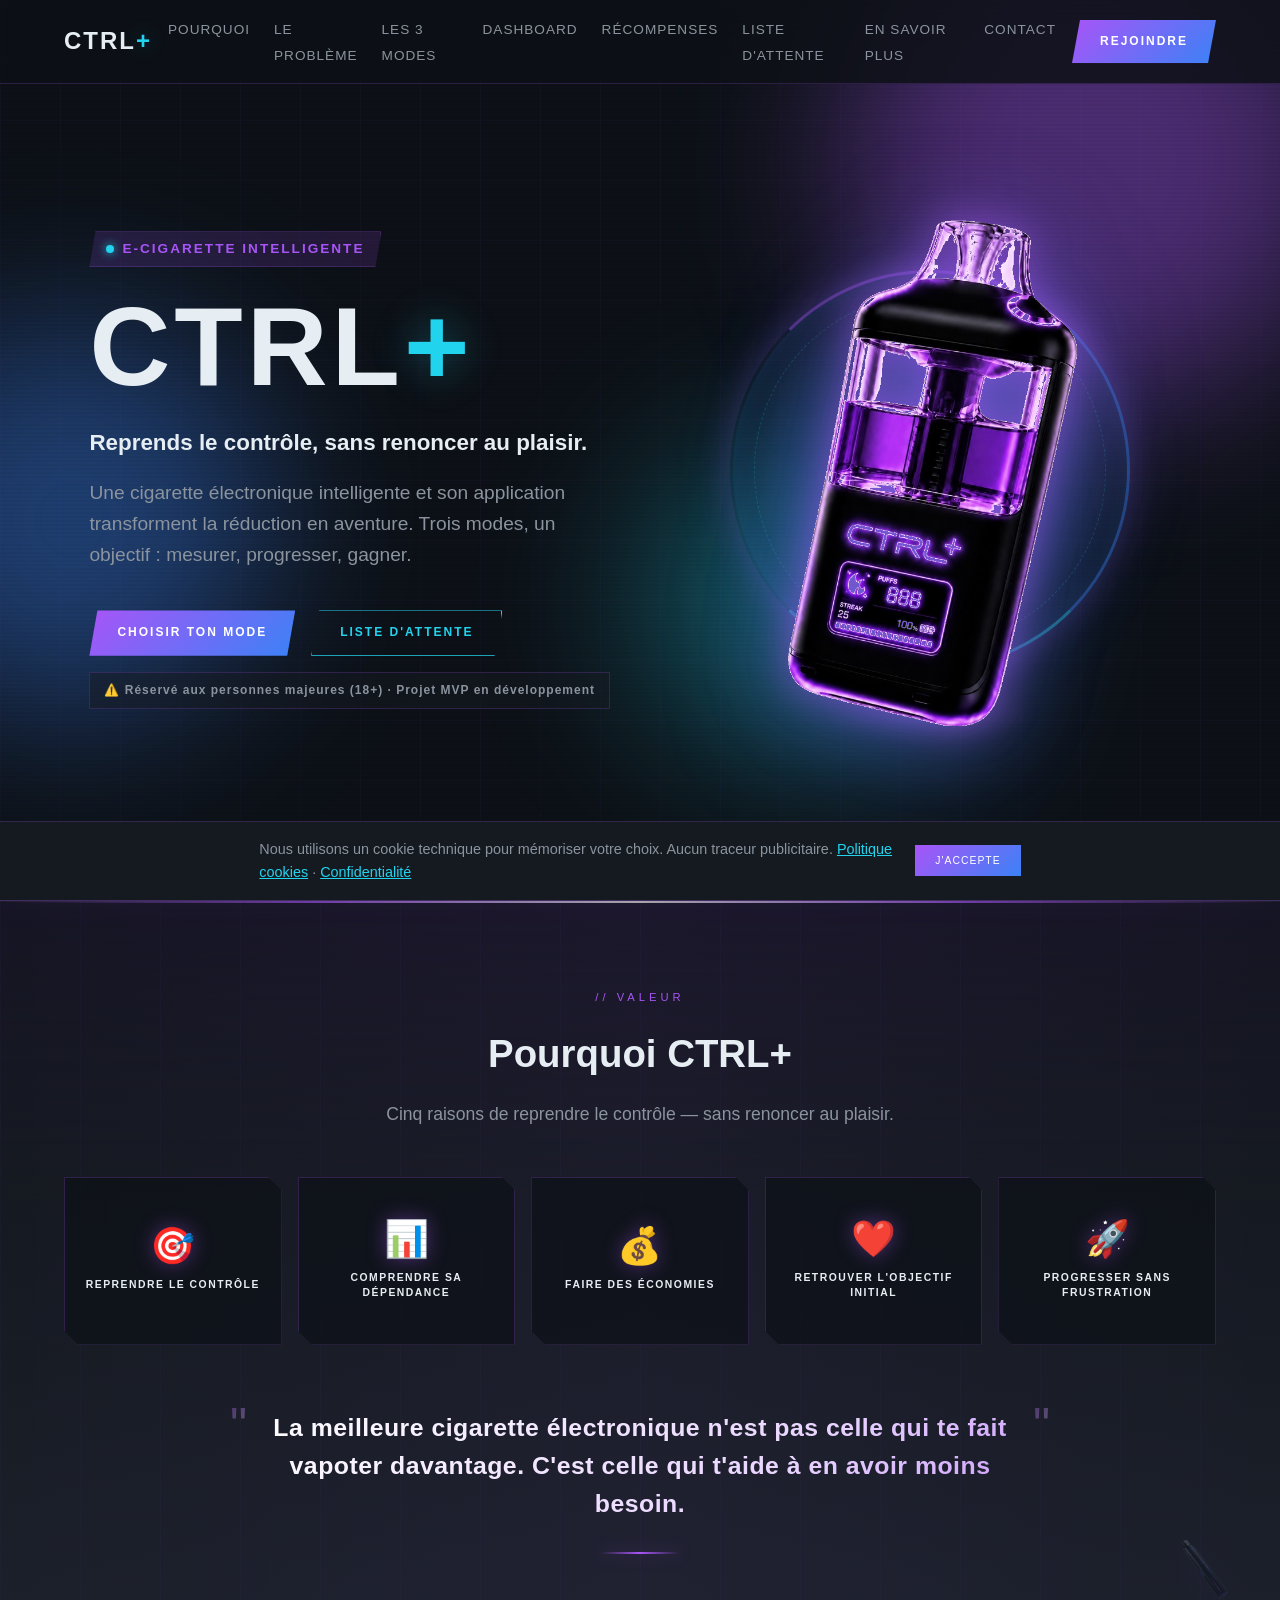
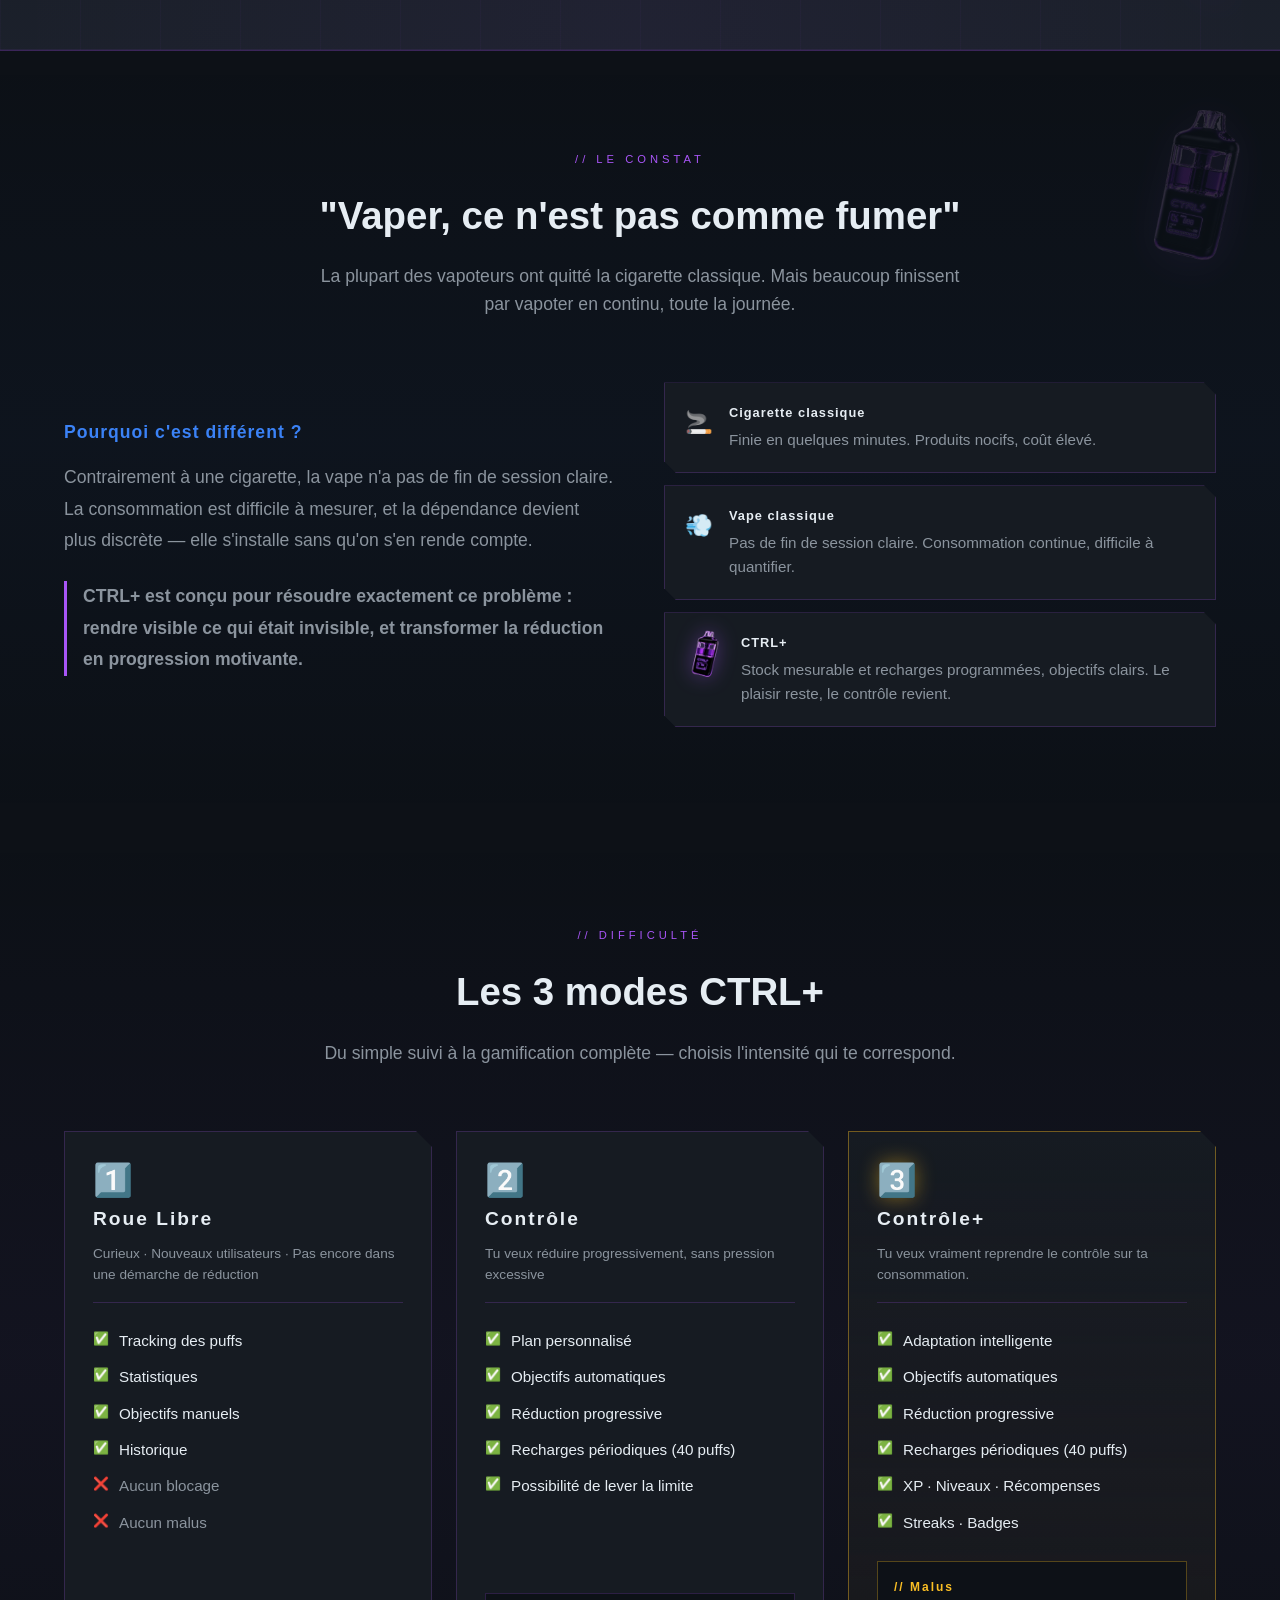
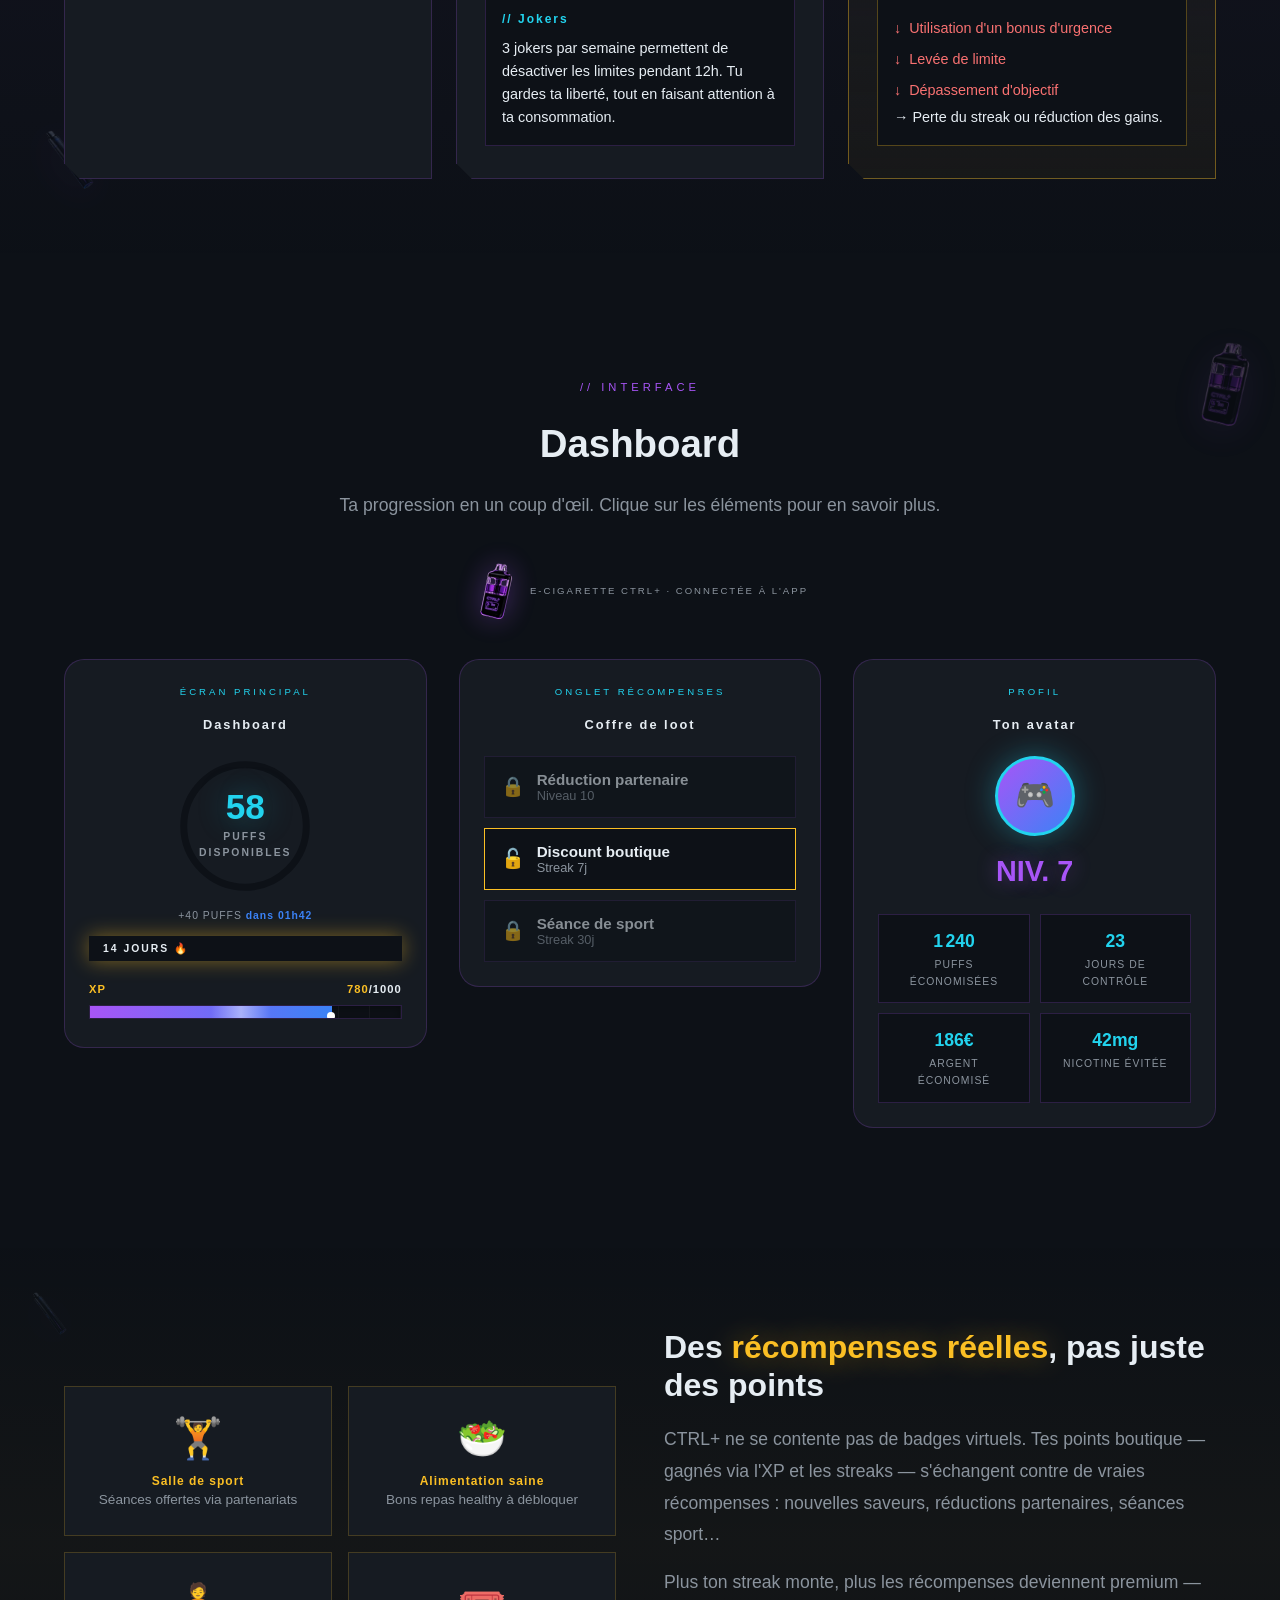
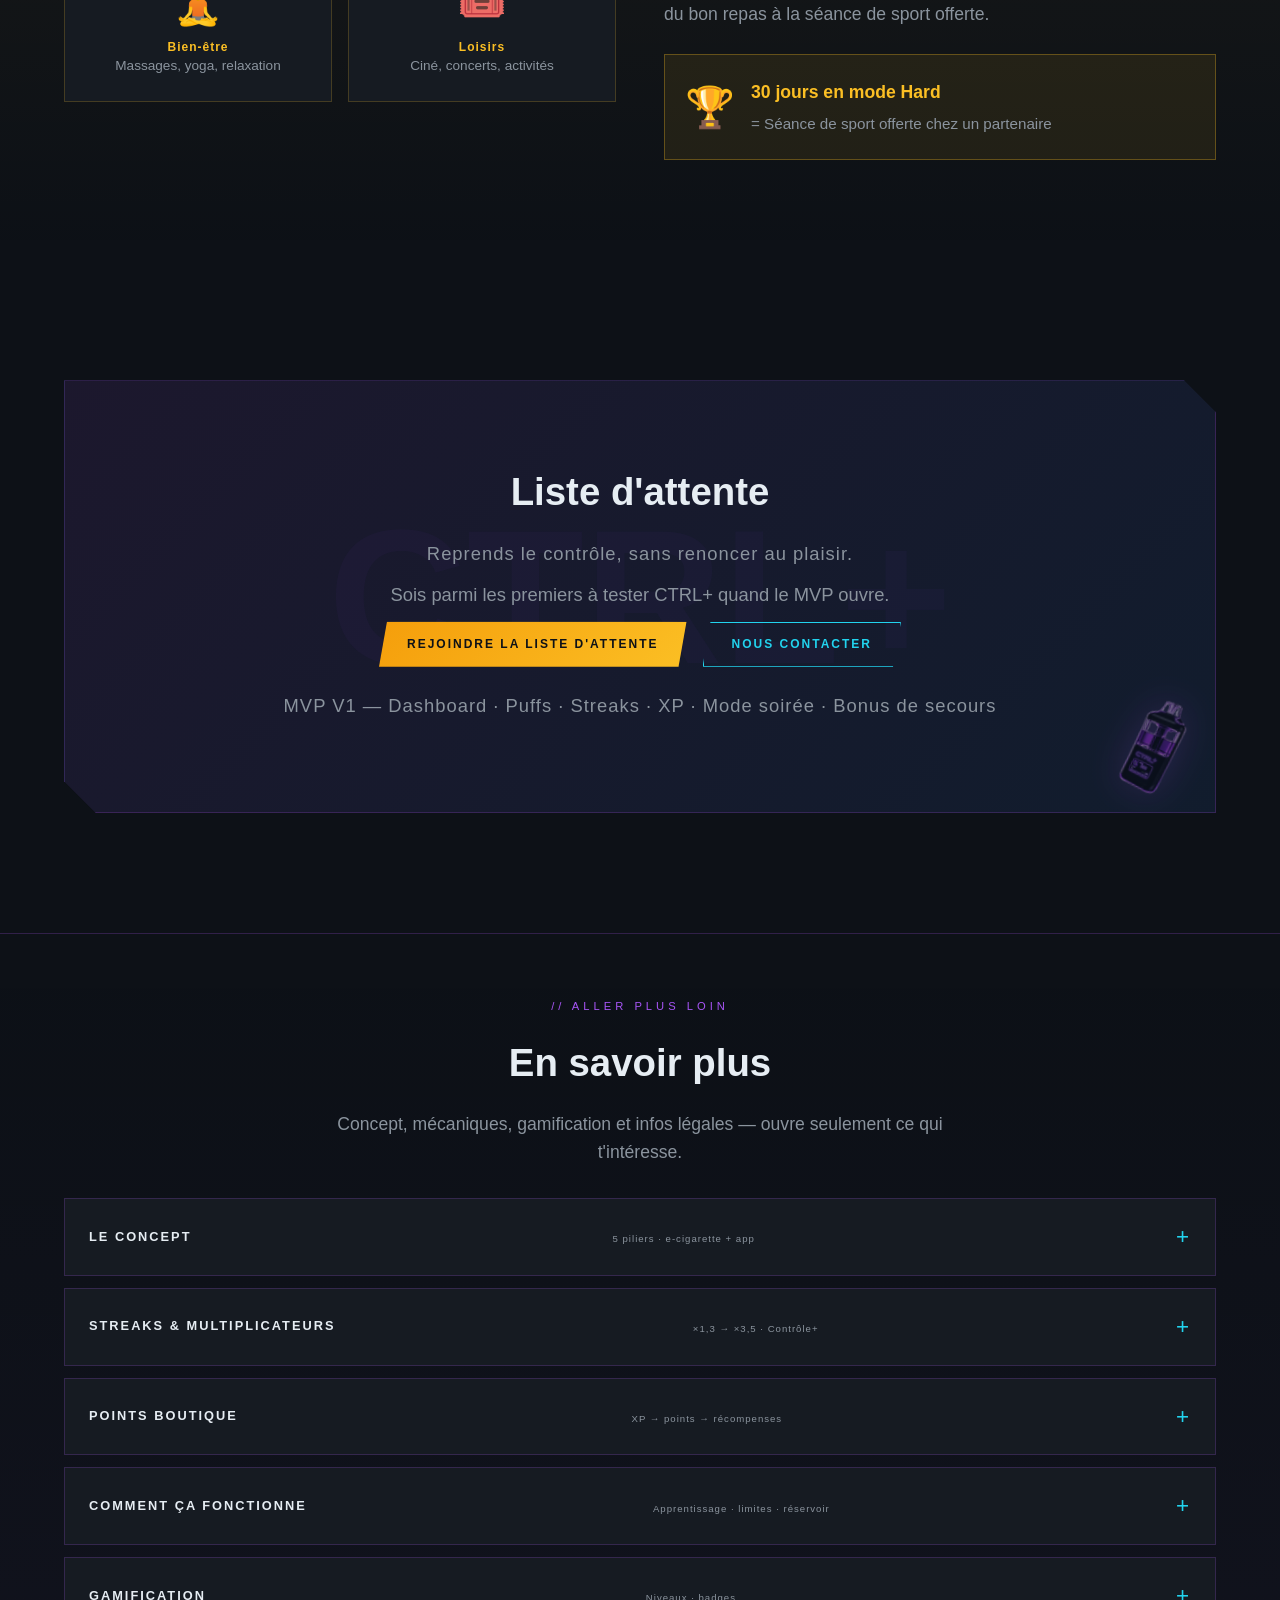
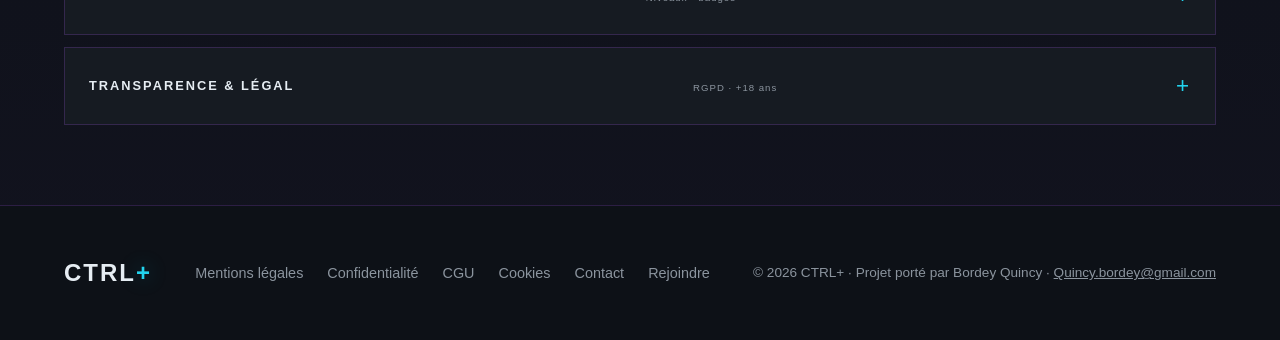
<file: index.html>
<!DOCTYPE html>
<html lang="fr">
<head>
  <meta charset="UTF-8">
  <meta name="viewport" content="width=device-width, initial-scale=1.0, viewport-fit=cover">
  <meta name="theme-color" content="#0D1117">
  <meta name="apple-mobile-web-app-capable" content="yes">
  <meta name="description" content="CTRL+ — Projet d'e-cigarette intelligente et application de réduction progressive. MVP en développement. Liste d'attente, contact et soutien transparent. Réservé aux +18 ans.">
  <meta name="robots" content="index, follow">
  <meta name="author" content="Bordey Quincy">
  <meta property="og:type" content="website">
  <meta property="og:title" content="CTRL+ — Reprends le contrôle, sans renoncer au plaisir">
  <meta property="og:description" content="E-cigarette connectée + app gamifiée pour mesurer et réduire sa consommation. Projet MVP porté par Bordey Quincy.">
  <meta property="og:locale" content="fr_FR">
  <meta http-equiv="X-Content-Type-Options" content="nosniff">
  <meta http-equiv="Referrer-Policy" content="strict-origin-when-cross-origin">
  <meta http-equiv="Permissions-Policy" content="camera=(), microphone=(), geolocation=(), usb=(), payment=(self)">
  <meta http-equiv="Content-Security-Policy" content="default-src 'self'; script-src 'self' 'unsafe-inline'; style-src 'self' 'unsafe-inline' https://fonts.googleapis.com; font-src 'self' https://fonts.gstatic.com; img-src 'self' data:; connect-src 'self' https://formsubmit.co; frame-ancestors 'none'; base-uri 'self'; form-action 'self' https://formsubmit.co; object-src 'none'">
  <title>CTRL+ — Reprends le contrôle, sans renoncer au plaisir</title>
  <link rel="preconnect" href="https://fonts.googleapis.com">
  <link rel="preconnect" href="https://fonts.gstatic.com" crossorigin>
  <link href="https://fonts.googleapis.com/css2?family=Orbitron:wght@400;500;600;700;800;900&family=Rajdhani:wght@300;400;500;600;700&display=swap" rel="stylesheet">
  <style>
    :root {
      --bg: #0D1117;
      --bg-card: #161B22;
      --bg-elevated: #1C2128;
      --violet: #A855F7;
      --violet-glow: rgba(168, 85, 247, 0.4);
      --blue: #3B82F6;
      --blue-glow: rgba(59, 130, 246, 0.4);
      --cyan: #22D3EE;
      --cyan-glow: rgba(34, 211, 238, 0.35);
      --gold: #FBBF24;
      --gold-glow: rgba(251, 191, 36, 0.45);
      --text: #E6EDF3;
      --text-muted: #8B949E;
      --border: rgba(168, 85, 247, 0.2);
      --font-display: 'Orbitron', sans-serif;
      --font-body: 'Rajdhani', sans-serif;
      --ease-out-expo: cubic-bezier(0.16, 1, 0.3, 1);
      --ease-apple: cubic-bezier(0.25, 0.1, 0.25, 1);
    }

    @media (prefers-reduced-motion: reduce) {
      *, *::before, *::after {
        animation-duration: 0.01ms !important;
        animation-iteration-count: 1 !important;
        transition-duration: 0.01ms !important;
      }
    }

    @keyframes gradient-shift {
      0%, 100% { background-position: 0% 50%; }
      50% { background-position: 100% 50%; }
    }
    @keyframes fade-up {
      from { opacity: 0; transform: translateY(32px); filter: blur(8px); }
      to { opacity: 1; transform: translateY(0); filter: blur(0); }
    }
    @keyframes fade-in {
      from { opacity: 0; }
      to { opacity: 1; }
    }
    @keyframes line-expand {
      from { transform: scaleX(0); opacity: 0; }
      to { transform: scaleX(1); opacity: 1; }
    }
    @keyframes xp-shimmer {
      0% { left: -30%; opacity: 0; }
      30% { opacity: 1; }
      100% { left: 130%; opacity: 0; }
    }
    @keyframes xp-edge-pulse {
      0%, 100% { box-shadow: 0 0 8px #fff, 0 0 16px var(--cyan); transform: translateY(-50%) scale(1); }
      50% { box-shadow: 0 0 14px #fff, 0 0 28px var(--violet); transform: translateY(-50%) scale(1.3); }
    }
    @keyframes streak-fire {
      0%, 100% { transform: scale(1); box-shadow: 0 0 20px var(--gold-glow); }
      50% { transform: scale(1.03); box-shadow: 0 0 40px var(--gold-glow), 0 0 60px rgba(251,191,36,0.2); }
    }
    @keyframes glow-breathe {
      0%, 100% { text-shadow: 0 0 20px var(--cyan-glow); }
      50% { text-shadow: 0 0 40px var(--cyan-glow), 0 0 80px var(--violet-glow); }
    }
    @keyframes stat-pop {
      0% { transform: scale(0.5); opacity: 0; }
      70% { transform: scale(1.08); }
      100% { transform: scale(1); opacity: 1; }
    }
    @keyframes loot-unlock {
      0% { transform: translateX(-8px); opacity: 0.5; }
      50% { transform: translateX(4px); box-shadow: 0 0 30px var(--gold-glow); }
      100% { transform: translateX(0); opacity: 1; }
    }
    @keyframes border-scan {
      0% { background-position: 0% 0%; }
      100% { background-position: 200% 0%; }
    }

    *, *::before, *::after { margin: 0; padding: 0; box-sizing: border-box; }
    img { max-width: 100%; height: auto; display: block; }
    html { scroll-behavior: smooth; -webkit-text-size-adjust: 100%; }
    body {
      font-family: var(--font-body);
      background: var(--bg);
      color: var(--text);
      overflow-x: hidden;
      line-height: 1.6;
      -webkit-tap-highlight-color: transparent;
    }

    .grid-bg {
      position: fixed; inset: 0;
      background-image:
        linear-gradient(rgba(168, 85, 247, 0.03) 1px, transparent 1px),
        linear-gradient(90deg, rgba(168, 85, 247, 0.03) 1px, transparent 1px);
      background-size: 60px 60px;
      pointer-events: none; z-index: 0;
    }
    .scanlines {
      position: fixed; inset: 0;
      background: repeating-linear-gradient(0deg, transparent, transparent 2px, rgba(0,0,0,0.03) 2px, rgba(0,0,0,0.03) 4px);
      pointer-events: none; z-index: 1;
    }
    .orb {
      position: fixed; border-radius: 50%; filter: blur(80px);
      pointer-events: none; z-index: 0;
      animation: orb-float 8s ease-in-out infinite;
    }
    .orb-1 { width: 500px; height: 500px; background: var(--violet-glow); top: -10%; right: -5%; }
    .orb-2 { width: 400px; height: 400px; background: var(--blue-glow); bottom: 20%; left: -10%; animation-delay: -3s; }
    .orb-3 { width: 300px; height: 300px; background: var(--cyan-glow); top: 50%; left: 50%; animation-delay: -5s; }

    @keyframes orb-float {
      0%, 100% { transform: translate(0,0) scale(1); }
      33% { transform: translate(30px,-20px) scale(1.05); }
      66% { transform: translate(-20px,15px) scale(0.95); }
    }

    .container { max-width: 1200px; margin: 0 auto; padding: 0 24px; position: relative; z-index: 2; }

    /* Nav */
    nav {
      position: fixed; top: 0; left: 0; right: 0; z-index: 100;
      padding: 16px 0;
      background: rgba(13,17,23,0.85);
      backdrop-filter: blur(20px);
      border-bottom: 1px solid var(--border);
      transition: padding 0.5s var(--ease-out-expo), background 0.5s var(--ease-out-expo), box-shadow 0.5s;
    }
    nav.scrolled {
      padding: 10px 0;
      background: rgba(13,17,23,0.95);
      box-shadow: 0 8px 32px rgba(0,0,0,0.4);
    }
    .nav-inner { display: flex; align-items: center; justify-content: space-between; gap: 16px; position: relative; }
    .logo {
      font-family: var(--font-display); font-size: 1.5rem; font-weight: 800;
      text-decoration: none; color: var(--text); letter-spacing: 2px; flex-shrink: 0;
    }
    .logo span { color: var(--cyan); text-shadow: 0 0 20px var(--cyan-glow); }
    .nav-links { display: flex; gap: 24px; list-style: none; }
    .nav-links a {
      color: var(--text-muted); text-decoration: none; font-weight: 500;
      font-size: 0.85rem; letter-spacing: 1px; text-transform: uppercase;
      transition: color 0.3s;
      position: relative;
    }
    .nav-links a::after {
      content: '';
      position: absolute;
      bottom: -4px; left: 0; width: 100%; height: 1px;
      background: linear-gradient(90deg, var(--cyan), var(--violet));
      transform: scaleX(0);
      transform-origin: right;
      transition: transform 0.4s var(--ease-out-expo);
    }
    .nav-links a:hover { color: var(--cyan); }
    .nav-links a:hover::after { transform: scaleX(1); transform-origin: left; }

    .btn {
      display: inline-flex; align-items: center; gap: 8px;
      padding: 12px 28px; font-family: var(--font-display);
      font-size: 0.75rem; font-weight: 600; letter-spacing: 2px;
      text-transform: uppercase; text-decoration: none; border: none;
      cursor: pointer; transition: all 0.4s var(--ease-out-expo);
      position: relative; overflow: hidden;
    }
    .btn::before {
      content: '';
      position: absolute; top: 0; left: -75%; width: 50%; height: 100%;
      background: linear-gradient(90deg, transparent, rgba(255,255,255,0.3), transparent);
      transform: skewX(-20deg);
      transition: left 0.7s var(--ease-out-expo);
    }
    .btn:hover::before { left: 125%; }
    .btn-primary {
      background: linear-gradient(135deg, var(--violet), var(--blue)); color: white;
      clip-path: polygon(8px 0, 100% 0, calc(100% - 8px) 100%, 0 100%);
      box-shadow: 0 0 30px var(--violet-glow);
    }
    .btn-primary:hover { box-shadow: 0 0 50px var(--violet-glow), 0 0 80px var(--blue-glow); transform: translateY(-2px); }
    .btn-gold {
      background: linear-gradient(135deg, #F59E0B, var(--gold)); color: #0D1117;
      clip-path: polygon(8px 0, 100% 0, calc(100% - 8px) 100%, 0 100%);
      box-shadow: 0 0 30px var(--gold-glow);
    }
    .btn-gold:hover { box-shadow: 0 0 50px var(--gold-glow); transform: translateY(-2px); }
    .btn-outline {
      background: transparent; color: var(--cyan); border: 1px solid var(--cyan);
      clip-path: polygon(8px 0, 100% 0, calc(100% - 8px) 100%, 0 100%);
    }
    .btn-outline:hover { background: rgba(34,211,238,0.1); box-shadow: 0 0 20px var(--cyan-glow); }

    /* Hero */
    .hero { min-height: 100vh; display: flex; align-items: center; padding: 120px 0 80px; }
    .hero-content { display: grid; grid-template-columns: 1fr 1fr; gap: 60px; align-items: center; }
    .hero-badge {
      display: inline-flex; align-items: center; gap: 8px;
      padding: 6px 16px; background: rgba(168,85,247,0.15); border: 1px solid var(--border);
      font-size: 0.85rem; font-weight: 600; letter-spacing: 2px; text-transform: uppercase;
      color: var(--violet); margin-bottom: 24px;
      clip-path: polygon(6px 0, 100% 0, calc(100% - 6px) 100%, 0 100%);
    }
    .hero-badge::before {
      content: ''; width: 8px; height: 8px; background: var(--cyan);
      border-radius: 50%; box-shadow: 0 0 10px var(--cyan);
    }

    .hero-brand {
      font-family: var(--font-display);
      font-size: clamp(4rem, 10vw, 7rem);
      font-weight: 900; line-height: 1; margin-bottom: 24px;
      letter-spacing: 4px;
    }
    .hero-brand .plus {
      color: var(--cyan);
      text-shadow: 0 0 40px var(--cyan-glow);
    }
    .hero-tagline {
      font-family: var(--font-display);
      font-size: clamp(1.1rem, 2vw, 1.4rem);
      font-weight: 600; line-height: 1.4; margin-bottom: 20px;
      color: var(--text);
    }
    .hero-slogan {
      font-family: var(--font-display); font-size: 0.85rem; font-weight: 500;
      color: var(--text-muted); letter-spacing: 3px; margin-bottom: 20px;
      text-transform: uppercase;
    }
    .hero-desc { font-size: 1.2rem; color: var(--text-muted); margin-bottom: 40px; max-width: 520px; }
    .hero-cta { display: flex; gap: 16px; flex-wrap: wrap; }
    /* Vape showcase */
    .vape-showcase {
      position: relative;
      display: flex;
      justify-content: center;
      align-items: center;
      min-height: 600px;
      perspective: 800px;
      overflow: visible;
    }

    .vape-halo-outer { display: none; }
    .vape-particles { display: none; }

    .vape-fx {
      position: absolute;
      inset: 0;
      display: flex;
      justify-content: center;
      align-items: center;
      pointer-events: none;
    }

    /* Halo pulsant */
    .vape-halo {
      position: absolute;
      width: 440px; height: 440px;
      border-radius: 50%;
      background: radial-gradient(circle, rgba(168,85,247,0.35) 0%, rgba(59,130,246,0.2) 40%, transparent 70%);
      filter: blur(28px);
    }

    /* Cercle énergétique rotatif */
    .energy-ring {
      position: absolute;
      width: 400px; height: 400px;
      border-radius: 50%;
      animation: energy-spin 20s linear infinite;
      opacity: 0.5;
    }
    .energy-ring::before {
      content: '';
      position: absolute; inset: 0;
      border-radius: 50%;
      border: 3px solid transparent;
      border-top-color: var(--violet);
      border-right-color: var(--blue);
      border-bottom-color: var(--cyan);
      opacity: 0.85;
      box-shadow: 0 0 30px var(--violet-glow), 0 0 50px rgba(168,85,247,0.15), inset 0 0 25px var(--blue-glow);
    }
    .energy-ring::after {
      content: '';
      position: absolute; inset: 24px;
      border-radius: 50%;
      border: 1px dashed rgba(34,211,238,0.4);
      animation: energy-spin 18s linear infinite reverse;
    }
    @keyframes energy-spin {
      to { transform: rotate(360deg); }
    }

    /* Particules flottantes */
    .vape-particles {
      position: absolute;
      width: 460px; height: 460px;
    }
    .particle {
      position: absolute;
      width: 4px; height: 4px;
      border-radius: 50%;
      background: var(--cyan);
      box-shadow: 0 0 8px var(--cyan-glow);
      animation: particle-float var(--dur, 6s) ease-in-out infinite;
      animation-delay: var(--delay, 0s);
      opacity: 0;
    }
    .particle:nth-child(odd) { background: var(--violet); box-shadow: 0 0 8px var(--violet-glow); }
    @keyframes particle-float {
      0% { transform: translate(0, 0) scale(0); opacity: 0; }
      15% { opacity: 0.9; transform: translate(var(--tx, 10px), var(--ty, -20px)) scale(1); }
      85% { opacity: 0.6; }
      100% { transform: translate(calc(var(--tx, 10px) * 2), calc(var(--ty, -20px) * 2.5)) scale(0); opacity: 0; }
    }

    .vape-shadow {
      position: absolute;
      bottom: 40px;
      width: 200px; height: 36px;
      background: radial-gradient(ellipse, rgba(34,211,238,0.3) 0%, rgba(168,85,247,0.15) 40%, transparent 75%);
      border-radius: 50%;
      filter: blur(10px);
      animation: shadow-pulse 6s ease-in-out infinite;
      z-index: 1;
    }
    @keyframes shadow-pulse {
      0%, 100% { transform: scaleX(1); opacity: 0.55; }
      50% { transform: scaleX(0.8); opacity: 0.25; }
    }

    .vape-float {
      position: relative;
      z-index: 3;
      will-change: transform;
    }

    @keyframes float {
      0% { transform: translateY(0px) rotate(-8deg); }
      50% { transform: translateY(-15px) rotate(-5deg); }
      100% { transform: translateY(0px) rotate(-8deg); }
    }

    .vape-floating {
      animation: float 6s ease-in-out infinite;
      will-change: transform;
    }

    .vape-floating img {
      width: clamp(280px, 36vw, 440px);
      height: auto;
      display: block;
      background: transparent;
      filter:
        drop-shadow(0 0 18px rgba(168,85,247,0.5))
        drop-shadow(0 0 40px rgba(168,85,247,0.25))
        drop-shadow(0 28px 56px rgba(59,130,246,0.4));
      pointer-events: none;
      user-select: none;
    }

    /* Accents produit — rappels discrets */
    .vape-accent {
      position: absolute;
      pointer-events: none;
      user-select: none;
      z-index: 0;
      opacity: 0.34;
      filter: drop-shadow(0 6px 20px rgba(168, 85, 247, 0.35));
      --vape-rot: 0deg;
    }
    .vape-accent img { width: 100%; height: auto; display: block; }
    .vape-accent--sm { width: 72px; }
    .vape-accent--md { width: 100px; }
    .vape-accent--lg { width: 130px; }
    .vape-accent--fade { opacity: 0.24; }
    .vape-accent--ghost { opacity: 0.16; }
    .vape-accent--float { animation: vape-accent-float 7s ease-in-out infinite; }
    @keyframes vape-accent-float {
      0%, 100% { transform: translateY(0) rotate(var(--vape-rot)); }
      50% { transform: translateY(-9px) rotate(var(--vape-rot)); }
    }
    .vape-accent--tr { top: 6%; right: 1.5%; }
    .vape-accent--tl { top: 10%; left: 1%; }
    .vape-accent--br { bottom: 6%; right: 2%; }
    .vape-accent--bl { bottom: 8%; left: 1.5%; }
    .cta-vape-peek {
      position: absolute;
      right: 20px; bottom: 12px;
      width: 82px;
      opacity: 0.42;
      pointer-events: none;
      z-index: 0;
      transform: rotate(14deg);
      filter: drop-shadow(0 0 18px var(--violet-glow));
    }
    .cta-vape-peek img { width: 100%; height: auto; display: block; }
    .app-vape-inline {
      display: flex; align-items: center; justify-content: center;
      gap: 10px; margin: -24px auto 36px;
      position: relative; z-index: 1;
    }
    .app-vape-inline img {
      width: 48px; height: auto;
      filter: drop-shadow(0 0 14px var(--violet-glow));
      opacity: 0.9;
    }
    .app-vape-inline span {
      font-family: var(--font-display); font-size: 0.6rem;
      letter-spacing: 2px; text-transform: uppercase;
      color: var(--text-muted);
    }

    /* Phone mockup — écran principal */
    .phone-mockup { display: flex; justify-content: center; position: relative; }
    .phone-frame {
      width: 100%; max-width: 320px;
      background: var(--bg-card); border: 2px solid var(--border);
      border-radius: 32px; padding: 16px;
      box-shadow: 0 0 80px rgba(168,85,247,0.2), inset 0 1px 0 rgba(255,255,255,0.05);
      position: relative;
    }
    .phone-notch {
      width: 100px; height: 24px; background: var(--bg);
      border-radius: 0 0 16px 16px; margin: 0 auto 16px;
    }
    .app-screen { padding: 8px 4px; text-align: center; }

    .app-level-tag {
      font-family: var(--font-display); font-size: 0.65rem;
      letter-spacing: 4px; color: var(--text-muted); margin-bottom: 4px;
    }
    .app-rank {
      font-family: var(--font-display); font-size: 1.1rem; font-weight: 800;
      letter-spacing: 3px; color: var(--violet);
      text-shadow: 0 0 20px var(--violet-glow); margin-bottom: 20px;
    }
    .app-rank::after {
      content: ''; display: block; width: 60px; height: 2px; margin: 8px auto 0;
      background: linear-gradient(90deg, transparent, var(--violet), transparent);
    }

    .puff-circle-wrap { position: relative; width: 180px; height: 180px; margin: 0 auto 16px; }
    .puff-circle-svg { width: 100%; height: 100%; transform: rotate(-90deg); }
    .puff-circle-bg { fill: none; stroke: var(--bg); stroke-width: 8; }
    .puff-circle-fill {
      fill: none; stroke: url(#puffGrad); stroke-width: 8; stroke-linecap: round;
      stroke-dasharray: 440; stroke-dashoffset: 132;
    }
    @keyframes circle-pulse {
      0%, 100% { filter: drop-shadow(0 0 6px var(--cyan-glow)); }
      50% { filter: drop-shadow(0 0 16px var(--cyan-glow)); }
    }
    .puff-circle-content {
      position: absolute; inset: 0;
      display: flex; flex-direction: column; align-items: center; justify-content: center;
    }
    .puff-count {
      font-family: var(--font-display); font-size: 3rem; font-weight: 900;
      color: var(--cyan); line-height: 1;
      text-shadow: 0 0 30px var(--cyan-glow);
      font-variant-numeric: tabular-nums;
    }
    .puff-label {
      font-size: 0.65rem; letter-spacing: 2px; text-transform: uppercase;
      color: var(--text-muted); margin-top: 4px; font-weight: 600;
    }

    .recharge-timer {
      font-family: var(--font-display); font-size: 0.75rem; font-weight: 600;
      color: var(--blue); letter-spacing: 1px; margin-bottom: 16px;
    }
    .recharge-timer span { color: var(--text-muted); font-weight: 400; }

    .streak-display {
      display: inline-flex; align-items: center; gap: 8px;
      padding: 8px 20px; background: rgba(251,191,36,0.1);
      border: 1px solid rgba(251,191,36,0.3); margin-bottom: 20px;
      font-family: var(--font-display); font-size: 0.75rem; font-weight: 700;
      letter-spacing: 2px; color: var(--gold);
      box-shadow: 0 0 20px var(--gold-glow);
    }

    .app-xp-label {
      display: flex; justify-content: space-between;
      font-size: 0.7rem; font-weight: 600; letter-spacing: 1px; margin-bottom: 6px;
    }
    .app-xp-label span:first-child { color: var(--gold); }
    .xp-bar {
      height: 14px;
      background: var(--bg);
      border: 1px solid var(--border);
      overflow: hidden;
      margin-bottom: 4px;
      position: relative;
      box-shadow: inset 0 2px 8px rgba(0,0,0,0.4);
    }
    .xp-bar::before {
      content: '';
      position: absolute; inset: 0;
      background: repeating-linear-gradient(
        90deg,
        transparent,
        transparent calc(10% - 1px),
        rgba(255,255,255,0.04) calc(10% - 1px),
        rgba(255,255,255,0.04) 10%
      );
      pointer-events: none;
      z-index: 1;
    }
    .xp-fill {
      height: 100%;
      width: 0;
      position: relative;
      background: linear-gradient(90deg, var(--violet), var(--blue), var(--cyan));
      background-size: 200% 100%;
      transition: width 2s var(--ease-out-expo);
      z-index: 2;
    }
    .xp-fill::after {
      content: '';
      position: absolute;
      top: 0; bottom: 0;
      width: 60px;
      background: linear-gradient(90deg, transparent, rgba(255,255,255,0.45), transparent);
      z-index: 3;
    }
    .xp-fill::before {
      content: '';
      position: absolute;
      right: -3px; top: 50%;
      width: 8px; height: 8px;
      background: #fff;
      border-radius: 50%;
      z-index: 4;
      animation: xp-edge-pulse 1.5s ease-in-out infinite;
    }
    @keyframes xp-glow {
      0%, 100% { box-shadow: 0 0 12px var(--violet-glow), inset 0 0 8px rgba(255,255,255,0.1); }
      50% { box-shadow: 0 0 24px var(--cyan-glow), 0 0 40px var(--violet-glow), inset 0 0 12px rgba(255,255,255,0.2); }
    }
    .xp-value { font-variant-numeric: tabular-nums; }

    /* Sections */
    section { padding: 100px 0; position: relative; z-index: 2; }
    .section-header { text-align: center; margin-bottom: 64px; }
    .section-tag {
      font-family: var(--font-display); font-size: 0.7rem; letter-spacing: 4px;
      text-transform: uppercase; color: var(--violet); margin-bottom: 16px; display: block;
    }
    .section-title {
      font-family: var(--font-display);
      font-size: clamp(1.8rem, 3vw, 2.5rem); font-weight: 800; margin-bottom: 16px;
    }
    .section-desc { color: var(--text-muted); font-size: 1.1rem; max-width: 640px; margin: 0 auto; }

    /* App section — animations conservées */
    #app .puff-circle-fill { animation: circle-pulse 3s ease-in-out infinite; }
    #app .streak-display { animation: streak-fire 2.5s ease-in-out infinite; }
    #app .xp-fill {
      animation: gradient-shift 3s linear infinite, xp-glow 2s ease-in-out infinite;
    }
    #app .xp-fill::after { animation: xp-shimmer 2.5s ease-in-out infinite; }

    /* Problem */
    .problem-section { background: linear-gradient(180deg, transparent, rgba(59,130,246,0.03), transparent); }
    .problem-grid { display: grid; grid-template-columns: 1fr 1fr; gap: 48px; align-items: center; }
    .problem-text h3 {
      font-family: var(--font-display); font-size: 1.1rem; font-weight: 700;
      color: var(--blue); margin-bottom: 16px; letter-spacing: 1px;
    }
    .problem-text p { color: var(--text-muted); font-size: 1.1rem; margin-bottom: 16px; line-height: 1.8; }
    .problem-highlight {
      font-size: 1.2rem; font-weight: 600; color: var(--text);
      border-left: 3px solid var(--violet); padding-left: 16px; margin-top: 24px;
    }

    .compare-cards { display: flex; flex-direction: column; gap: 12px; }
    .compare-card {
      display: flex; align-items: flex-start; gap: 16px;
      background: var(--bg-card); border: 1px solid var(--border);
      padding: 20px; transition: all 0.3s;
      clip-path: polygon(0 0, calc(100% - 12px) 0, 100% 12px, 100% 100%, 12px 100%, 0 calc(100% - 12px));
    }
    .compare-card:hover { border-color: var(--violet); box-shadow: 0 0 20px var(--violet-glow); }
    .compare-icon { font-size: 1.4rem; flex-shrink: 0; margin-top: 2px; }
    .compare-icon-vape {
      width: 40px; height: 40px; margin-top: 0;
      display: flex; align-items: center; justify-content: center;
    }
    .compare-icon-vape img {
      width: 100%; height: auto;
      filter: drop-shadow(0 0 10px var(--violet-glow));
    }
    .compare-card h4 {
      font-family: var(--font-display); font-size: 0.8rem; font-weight: 700;
      letter-spacing: 1px; margin-bottom: 4px;
    }
    .compare-card p { color: var(--text-muted); font-size: 0.95rem; }

    /* Pourquoi CTRL+ */
    .why-section {
      padding: 0;
      overflow: hidden;
    }
    .why-band {
      position: relative;
      padding: 88px 0 96px;
      background:
        linear-gradient(180deg, rgba(168, 85, 247, 0.06) 0%, rgba(22, 27, 34, 0.95) 40%, rgba(28, 33, 44, 0.98) 100%);
      border-top: 1px solid rgba(168, 85, 247, 0.25);
      border-bottom: 1px solid rgba(168, 85, 247, 0.25);
      box-shadow:
        inset 0 1px 0 rgba(255, 255, 255, 0.04),
        inset 0 -1px 0 rgba(168, 85, 247, 0.08),
        0 24px 80px rgba(0, 0, 0, 0.35);
    }
    .why-band::before {
      content: '';
      position: absolute;
      inset: 0;
      background:
        linear-gradient(90deg, transparent 0%, rgba(168, 85, 247, 0.04) 50%, transparent 100%),
        repeating-linear-gradient(90deg, rgba(168, 85, 247, 0.03) 0, rgba(168, 85, 247, 0.03) 1px, transparent 1px, transparent 80px);
      pointer-events: none;
      animation: why-scan 12s linear infinite;
    }
    .why-band::after {
      content: '';
      position: absolute;
      top: 0; left: 0; right: 0;
      height: 2px;
      background: linear-gradient(90deg, transparent, var(--violet), #fff, var(--violet), transparent);
      opacity: 0.6;
      box-shadow: 0 0 24px var(--violet-glow);
    }
    @keyframes why-scan {
      0% { transform: translateX(-4%); }
      100% { transform: translateX(4%); }
    }
    @keyframes why-icon-glow {
      0%, 100% { filter: drop-shadow(0 0 8px var(--violet-glow)); transform: scale(1); }
      50% { filter: drop-shadow(0 0 20px var(--violet-glow)) drop-shadow(0 0 32px rgba(255,255,255,0.15)); transform: scale(1.06); }
    }
    .why-section .section-header { margin-bottom: 48px; position: relative; z-index: 1; }
    .why-cards {
      display: grid;
      grid-template-columns: repeat(auto-fit, minmax(168px, 1fr));
      gap: 16px;
      position: relative;
      z-index: 1;
    }
    .why-card-wrap { display: flex; flex-direction: column; gap: 0; min-width: 0; }
    .why-card {
      display: flex;
      flex-direction: column;
      align-items: center;
      justify-content: center;
      gap: 14px;
      width: 100%;
      min-height: 168px;
      padding: 28px 16px;
      background: rgba(13, 17, 23, 0.75);
      border: 1px solid rgba(168, 85, 247, 0.22);
      cursor: pointer;
      font-family: inherit;
      color: var(--text);
      text-align: center;
      transition:
        transform 0.45s var(--ease-out-expo),
        border-color 0.35s,
        box-shadow 0.45s var(--ease-out-expo),
        background 0.35s;
      clip-path: polygon(0 0, calc(100% - 14px) 0, 100% 14px, 100% 100%, 14px 100%, 0 calc(100% - 14px));
      position: relative;
      overflow: hidden;
    }
    .why-card::before {
      content: '';
      position: absolute;
      inset: 0;
      background: linear-gradient(135deg, rgba(168, 85, 247, 0.12), transparent 55%);
      opacity: 0;
      transition: opacity 0.4s var(--ease-out-expo);
    }
    .why-card:hover {
      transform: translateY(-6px);
      border-color: rgba(168, 85, 247, 0.55);
      box-shadow: 0 12px 40px rgba(168, 85, 247, 0.2), 0 0 0 1px rgba(255, 255, 255, 0.04);
      background: rgba(22, 27, 34, 0.95);
    }
    .why-card:hover::before { opacity: 1; }
    .why-card:hover .why-icon { animation: why-icon-glow 1.2s ease-in-out infinite; }
    .why-card-wrap.is-open .why-card {
      border-color: var(--violet);
      box-shadow: 0 0 32px var(--violet-glow), inset 0 0 24px rgba(168, 85, 247, 0.08);
      background: linear-gradient(180deg, rgba(168, 85, 247, 0.12), rgba(13, 17, 23, 0.9));
      transform: translateY(-4px);
    }
    .why-card-wrap.is-open .why-card .why-icon {
      animation: why-icon-glow 1.5s ease-in-out infinite;
    }
    .why-icon {
      font-size: 2.25rem;
      line-height: 1;
      filter: drop-shadow(0 0 10px var(--violet-glow));
      transition: transform 0.4s var(--ease-out-expo), filter 0.4s;
      position: relative;
      z-index: 1;
    }
    .why-title {
      font-family: var(--font-display);
      font-size: 0.65rem;
      font-weight: 700;
      letter-spacing: 1.5px;
      text-transform: uppercase;
      line-height: 1.35;
      position: relative;
      z-index: 1;
    }
    .why-panel {
      display: grid;
      grid-template-rows: 0fr;
      transition: grid-template-rows 0.55s var(--ease-out-expo);
    }
    .why-card-wrap.is-open .why-panel { grid-template-rows: 1fr; }
    .why-panel-inner {
      overflow: hidden;
      min-height: 0;
    }
    .why-panel-content {
      padding: 20px 18px 4px;
      font-size: 0.95rem;
      line-height: 1.75;
      color: var(--text-muted);
      opacity: 0;
      transform: translateY(-8px);
      transition: opacity 0.45s var(--ease-out-expo) 0.08s, transform 0.45s var(--ease-out-expo) 0.08s;
    }
    .why-card-wrap.is-open .why-panel-content {
      opacity: 1;
      transform: translateY(0);
    }
    .why-quote-wrap {
      margin-top: 64px;
      position: relative;
      z-index: 1;
      text-align: center;
      max-width: 820px;
      margin-left: auto;
      margin-right: auto;
    }
    .why-quote-wrap::before,
    .why-quote-wrap::after {
      content: '"';
      font-family: var(--font-display);
      font-size: 3rem;
      line-height: 1;
      background: linear-gradient(135deg, var(--violet), #fff);
      -webkit-background-clip: text;
      background-clip: text;
      -webkit-text-fill-color: transparent;
      opacity: 0.35;
      position: absolute;
      top: -8px;
    }
    .why-quote-wrap::before { left: 0; }
    .why-quote-wrap::after { content: '"'; right: 0; }
    .why-quote {
      font-family: var(--font-display);
      font-size: clamp(1.05rem, 2.4vw, 1.55rem);
      font-weight: 600;
      line-height: 1.55;
      letter-spacing: 0.5px;
      padding: 0 40px;
      background: linear-gradient(135deg, #fff 0%, #e9d5ff 35%, var(--violet) 70%, #c084fc 100%);
      background-size: 200% auto;
      -webkit-background-clip: text;
      background-clip: text;
      -webkit-text-fill-color: transparent;
      animation: gradient-shift 6s ease infinite;
    }
    .why-quote-line {
      width: 80px;
      height: 2px;
      margin: 28px auto 0;
      background: linear-gradient(90deg, transparent, var(--violet), transparent);
      box-shadow: 0 0 16px var(--violet-glow);
      transform: scaleX(0);
      transition: transform 0.8s var(--ease-out-expo) 0.2s;
    }
    .why-quote-wrap.visible .why-quote-line { transform: scaleX(1); }

    /* Modes */
    .modes-section { background: linear-gradient(180deg, transparent, rgba(168,85,247,0.04), transparent); }
    .modes-grid { display: grid; grid-template-columns: repeat(3, 1fr); gap: 24px; align-items: stretch; }
    .mode-card {
      background: var(--bg-card); border: 1px solid var(--border);
      padding: 32px 28px; display: flex; flex-direction: column;
      transition: all 0.4s;
      clip-path: polygon(0 0, calc(100% - 16px) 0, 100% 16px, 100% 100%, 16px 100%, 0 calc(100% - 16px));
    }
    .mode-card:hover { transform: translateY(-6px); }
    .mode-card.mode-free:hover { border-color: var(--cyan); box-shadow: 0 0 30px var(--cyan-glow); }
    .mode-card.mode-control:hover { border-color: var(--blue); box-shadow: 0 0 30px var(--blue-glow); }
    .mode-card.mode-plus {
      border-color: rgba(251,191,36,0.4);
      background: linear-gradient(180deg, var(--bg-card), rgba(251,191,36,0.04));
    }
    .mode-card.mode-plus:hover { border-color: var(--gold); box-shadow: 0 0 40px var(--gold-glow); }
    .mode-number {
      font-family: var(--font-display); font-size: 2rem; font-weight: 900;
      margin-bottom: 8px; line-height: 1;
    }
    .mode-card.mode-free .mode-number { color: var(--cyan); }
    .mode-card.mode-control .mode-number { color: var(--blue); }
    .mode-card.mode-plus .mode-number { color: var(--gold); text-shadow: 0 0 20px var(--gold-glow); }
    .mode-name {
      font-family: var(--font-display); font-size: 1.2rem; font-weight: 800;
      letter-spacing: 2px; margin-bottom: 8px;
    }
    .mode-audience {
      font-size: 0.85rem; color: var(--text-muted); margin-bottom: 20px;
      padding-bottom: 16px; border-bottom: 1px solid var(--border); line-height: 1.6;
    }
    .mode-features { list-style: none; flex: 1; }
    .mode-features li {
      display: flex; align-items: flex-start; gap: 10px;
      font-size: 0.95rem; padding: 6px 0; color: var(--text-muted);
    }
    .mode-features li.yes::before { content: '✅'; flex-shrink: 0; font-size: 0.8rem; }
    .mode-features li.no::before { content: '❌'; flex-shrink: 0; font-size: 0.8rem; }
    .mode-features li.yes { color: var(--text); }
    .mode-special {
      margin-top: 20px; padding: 16px;
      background: var(--bg); border: 1px solid var(--border);
      font-size: 0.9rem; line-height: 1.6;
    }
    .mode-special strong { color: var(--cyan); font-family: var(--font-display); font-size: 0.75rem; letter-spacing: 2px; display: block; margin-bottom: 8px; }
    .mode-card.mode-plus .mode-special { border-color: rgba(251,191,36,0.3); }
    .mode-card.mode-plus .mode-special strong { color: var(--gold); }
    .mode-malus { margin-top: 16px; }
    .mode-malus li::before { content: '↓'; color: #F87171; font-weight: 700; }
    .mode-malus li { color: #F87171; font-size: 0.9rem; padding: 4px 0; list-style: none; display: flex; gap: 8px; }

    /* Streak & Récompenses — sous les modes */
    .modes-streak-rewards {
      margin-top: 64px;
      background: var(--bg-card);
      border: 1px solid var(--border);
      clip-path: polygon(0 0, calc(100% - 24px) 0, 100% 24px, 100% 100%, 24px 100%, 0 calc(100% - 24px));
      overflow: hidden;
    }
    .sr-tabs {
      display: flex;
      border-bottom: 1px solid var(--border);
      background: var(--bg);
    }
    .sr-tab {
      flex: 1;
      padding: 18px 24px;
      font-family: var(--font-display);
      font-size: 0.75rem;
      font-weight: 700;
      letter-spacing: 3px;
      text-transform: uppercase;
      text-align: center;
      color: var(--text-muted);
      border-bottom: 2px solid transparent;
      transition: all 0.3s;
    }
    .sr-tab.active-streak { color: var(--gold); border-bottom-color: var(--gold); background: rgba(251,191,36,0.05); }
    .sr-tab.active-rewards { color: var(--violet); border-bottom-color: var(--violet); background: rgba(168,85,247,0.05); }
    .sr-body { display: grid; grid-template-columns: 1fr 1fr; }
    .sr-panel {
      padding: 36px 32px;
      border-right: 1px solid var(--border);
    }
    .sr-panel:last-child { border-right: none; }
    .sr-panel h3 {
      font-family: var(--font-display);
      font-size: 0.85rem;
      font-weight: 700;
      letter-spacing: 2px;
      margin-bottom: 12px;
    }
    .sr-panel.streak-side h3 { color: var(--gold); }
    .sr-panel.rewards-side h3 { color: var(--violet); }
    .sr-panel p { color: var(--text-muted); font-size: 1rem; line-height: 1.75; margin-bottom: 20px; }
    .sr-streak-counter {
      display: inline-flex;
      align-items: center;
      gap: 12px;
      padding: 14px 28px;
      background: rgba(251,191,36,0.08);
      border: 1px solid rgba(251,191,36,0.35);
      font-family: var(--font-display);
      font-size: 1.4rem;
      font-weight: 900;
      color: var(--gold);
      box-shadow: 0 0 25px var(--gold-glow);
      margin-bottom: 20px;
    }
    .sr-milestones { display: flex; gap: 10px; flex-wrap: wrap; }
    .streak-btn, .loot-btn, .badge-item, .partner-card, .boutique-item {
      cursor: pointer;
      font-family: inherit;
      color: inherit;
      text-align: inherit;
      transition: border-color 0.25s, box-shadow 0.25s, transform 0.25s;
    }
    .streak-btn:active, .loot-btn:active, .boutique-item:active { transform: scale(0.97); }
    .sr-milestone, .streak-btn {
      padding: 10px 16px;
      background: var(--bg);
      border: 1px solid var(--border);
      font-family: var(--font-display);
      font-size: 0.8rem;
      font-weight: 700;
      color: var(--cyan);
    }
    .streak-btn:hover, .sr-milestone.streak-btn:hover {
      border-color: var(--gold);
      color: var(--gold);
      box-shadow: 0 0 15px var(--gold-glow);
    }
    .streak-btn.active {
      border-color: var(--gold);
      background: rgba(251,191,36,0.1);
      color: var(--gold);
      box-shadow: 0 0 20px var(--gold-glow);
    }
    .sr-loot { display: flex; flex-direction: column; gap: 10px; }
    .sr-loot-item {
      display: flex; align-items: center; gap: 12px;
      padding: 12px 16px; background: var(--bg);
      border: 1px solid var(--border); font-size: 0.95rem;
      width: 100%;
    }
    .loot-btn { width: 100%; }
    .sr-malus-bar {
      padding: 24px 32px;
      background: linear-gradient(90deg, rgba(248,113,113,0.06), rgba(168,85,247,0.04));
      border-top: 1px solid var(--border);
      display: flex;
      align-items: flex-start;
      gap: 20px;
    }
    .sr-malus-icon { font-size: 1.6rem; flex-shrink: 0; }
    .sr-malus-bar h4 {
      font-family: var(--font-display);
      font-size: 0.75rem;
      font-weight: 700;
      letter-spacing: 2px;
      color: #F87171;
      margin-bottom: 6px;
    }
    .sr-malus-bar p { color: var(--text-muted); font-size: 0.95rem; line-height: 1.7; }
    .sr-malus-bar strong { color: var(--text); }
    .sr-badge-mode {
      display: inline-block;
      margin-top: 12px;
      padding: 4px 12px;
      font-family: var(--font-display);
      font-size: 0.65rem;
      letter-spacing: 2px;
      color: var(--gold);
      border: 1px solid rgba(251,191,36,0.4);
      background: rgba(251,191,36,0.08);
    }

    /* Concept pillars */
    .pillars-grid { display: grid; grid-template-columns: repeat(5, 1fr); gap: 16px; }
    .pillar {
      background: var(--bg-card); border: 1px solid var(--border);
      padding: 24px 16px; text-align: center; transition: all 0.3s;
    }
    .pillar:hover { border-color: var(--cyan); transform: translateY(-4px); box-shadow: 0 0 25px var(--cyan-glow); }
    .pillar-icon { font-size: 2rem; margin-bottom: 12px; }
    .pillar h3 {
      font-family: var(--font-display); font-size: 0.7rem; font-weight: 700;
      letter-spacing: 1px; line-height: 1.4;
    }

    /* Mechanics */
    .mechanics-grid { display: grid; grid-template-columns: repeat(2, 1fr); gap: 24px; }
    .mechanic-card {
      background: var(--bg-card); border: 1px solid var(--border);
      padding: 32px; position: relative; transition: all 0.3s;
      clip-path: polygon(0 0, calc(100% - 16px) 0, 100% 16px, 100% 100%, 16px 100%, 0 calc(100% - 16px));
    }
    .mechanic-card:hover { border-color: var(--blue); box-shadow: 0 0 30px var(--blue-glow); }
    .mechanic-card.wide { grid-column: span 2; }
    .mechanic-phase {
      font-family: var(--font-display); font-size: 0.65rem; letter-spacing: 3px;
      color: var(--cyan); text-transform: uppercase; margin-bottom: 8px;
    }
    .mechanic-card h3 {
      font-family: var(--font-display); font-size: 1rem; font-weight: 700;
      margin-bottom: 12px; letter-spacing: 1px;
    }
    .mechanic-card p { color: var(--text-muted); font-size: 1rem; line-height: 1.7; margin-bottom: 12px; }
    .mechanic-example {
      background: var(--bg); border: 1px solid rgba(59,130,246,0.2);
      padding: 12px 16px; font-size: 0.9rem; margin-top: 12px;
    }
    .mechanic-example strong { color: var(--cyan); }
    .tradeoff {
      display: flex; align-items: flex-start; gap: 8px;
      font-size: 0.9rem; color: var(--text-muted); margin-top: 8px;
    }
    .tradeoff::before { content: '⚡'; flex-shrink: 0; }
    .tradeoff.negative::before { content: '↓'; color: #F87171; }
    .tradeoff.positive::before { content: '↑'; color: #4ADE80; }

    .reservoir-visual {
      display: flex; align-items: center; gap: 8px; margin-top: 16px; flex-wrap: wrap;
    }
    .reservoir-block {
      flex: 1; min-width: 60px; text-align: center; padding: 12px 8px;
      background: var(--bg); border: 1px solid var(--border);
      font-family: var(--font-display); font-size: 0.65rem; letter-spacing: 1px;
    }
    .reservoir-block.active { border-color: var(--cyan); box-shadow: 0 0 15px var(--cyan-glow); color: var(--cyan); }
    .reservoir-block.filled { border-color: var(--violet); color: var(--violet); }
    .reservoir-arrow { color: var(--text-muted); font-size: 0.8rem; }

    /* Gamification */
    .gamification-section { background: linear-gradient(180deg, transparent, rgba(168,85,247,0.04), transparent); }
    .gamification-philosophy {
      text-align: center; max-width: 700px; margin: 0 auto 64px;
      padding: 32px; background: var(--bg-card); border: 1px solid var(--gold);
      box-shadow: 0 0 40px var(--gold-glow);
      clip-path: polygon(0 0, calc(100% - 20px) 0, 100% 20px, 100% 100%, 20px 100%, 0 calc(100% - 20px));
    }
    .gamification-philosophy p {
      font-size: 1.3rem; font-weight: 600; line-height: 1.6;
    }
    .gamification-philosophy .not { color: #F87171; text-decoration: line-through; opacity: 0.7; }
    .gamification-philosophy .yes { color: var(--gold); text-shadow: 0 0 20px var(--gold-glow); }

    .game-systems { display: grid; grid-template-columns: repeat(2, 1fr); gap: 32px; margin-bottom: 64px; }
    .game-panel {
      background: var(--bg-card); border: 1px solid var(--border); padding: 32px;
    }
    .game-panel h3 {
      font-family: var(--font-display); font-size: 0.9rem; font-weight: 700;
      letter-spacing: 2px; margin-bottom: 20px; color: var(--violet);
    }

    .level-track { display: flex; flex-direction: column; gap: 12px; }
    .level-item {
      display: flex; align-items: center; gap: 16px; padding: 12px;
      background: var(--bg); border: 1px solid transparent; transition: all 0.3s;
    }
    .level-item:hover { border-color: var(--violet); }
    .level-num {
      font-family: var(--font-display); font-size: 0.7rem; font-weight: 800;
      width: 48px; color: var(--cyan); flex-shrink: 0;
    }
    .level-name { font-weight: 600; font-size: 1rem; }
    .level-item.highlight {
      border-color: var(--gold); background: rgba(251,191,36,0.05);
      box-shadow: 0 0 15px var(--gold-glow);
    }
    .level-item.highlight .level-num { color: var(--gold); }

    .streak-milestones { display: grid; grid-template-columns: repeat(4, 1fr); gap: 12px; }
    .streak-milestone {
      text-align: center; padding: 16px 8px;
      background: var(--bg); border: 1px solid var(--border);
    }
    .streak-days {
      font-family: var(--font-display); font-size: 1.5rem; font-weight: 900;
      color: var(--gold); text-shadow: 0 0 15px var(--gold-glow);
    }
    .streak-label { font-size: 0.7rem; color: var(--text-muted); text-transform: uppercase; letter-spacing: 1px; margin-top: 4px; }

    .badges-row { display: flex; gap: 16px; flex-wrap: wrap; justify-content: center; }
    .streak-milestone.streak-btn {
      border: 1px solid var(--border);
      width: 100%;
      cursor: pointer;
    }
    .badge-item {
      display: flex; flex-direction: column; align-items: center; gap: 8px;
      background: var(--bg); border: 2px solid var(--border);
      padding: 20px; min-width: 140px; transition: all 0.3s;
    }
    .partner-card { background: var(--bg-card); border: 1px solid rgba(251,191,36,0.2); width: 100%; }
    .badge-item:hover { border-color: var(--gold); box-shadow: 0 0 25px var(--gold-glow); transform: translateY(-4px); }
    .badge-emoji { font-size: 2rem; }
    .badge-name { font-size: 0.8rem; font-weight: 600; text-align: center; color: var(--text-muted); }

    /* App preview */
    .app-preview-grid { display: grid; grid-template-columns: 1fr 1fr 1fr; gap: 32px; align-items: start; }
    .app-panel {
      background: var(--bg-card); border: 1px solid var(--border);
      border-radius: 20px; padding: 24px; text-align: center;
    }
    .app-panel-tag {
      font-family: var(--font-display); font-size: 0.6rem; letter-spacing: 3px;
      color: var(--cyan); margin-bottom: 16px; text-transform: uppercase;
    }
    .app-panel h3 {
      font-family: var(--font-display); font-size: 0.8rem; font-weight: 700;
      letter-spacing: 2px; margin-bottom: 20px;
    }

    .loot-grid { display: flex; flex-direction: column; gap: 10px; }
    .loot-item {
      display: flex; align-items: center; gap: 12px;
      padding: 14px 16px; background: var(--bg);
      border: 1px solid var(--border); text-align: left; transition: all 0.3s;
    }
    .loot-item.unlocked { border-color: var(--gold); box-shadow: 0 0 15px var(--gold-glow); }
    .loot-item.locked { opacity: 0.5; }
    .loot-btn { background: var(--bg); border: 1px solid var(--border); padding: 14px 16px; text-align: left; width: 100%; display: flex; align-items: center; gap: 12px; }
    .loot-btn.unlocked { border-color: var(--gold); }
    .loot-btn.locked { opacity: 0.55; }
    .loot-status { font-size: 1.2rem; flex-shrink: 0; }
    .loot-name { font-weight: 600; font-size: 0.95rem; }
    .loot-desc { font-size: 0.8rem; color: var(--text-muted); }

    .profile-avatar {
      width: 80px; height: 80px; border-radius: 50%; margin: 0 auto 12px;
      background: linear-gradient(135deg, var(--violet), var(--blue));
      border: 3px solid var(--cyan); box-shadow: 0 0 30px var(--cyan-glow);
      display: flex; align-items: center; justify-content: center; font-size: 2rem;
    }
    .profile-level {
      font-family: var(--font-display); font-size: 1.8rem; font-weight: 900;
      color: var(--violet); margin-bottom: 20px;
      text-shadow: 0 0 20px var(--violet-glow);
    }
    .profile-stats { display: grid; grid-template-columns: 1fr 1fr; gap: 10px; }
    .profile-stat {
      padding: 12px; background: var(--bg); border: 1px solid var(--border);
    }
    .profile-stat-value {
      font-family: var(--font-display); font-size: 1.1rem; font-weight: 700; color: var(--cyan);
      font-variant-numeric: tabular-nums;
    }
    .profile-stat-label { font-size: 0.65rem; color: var(--text-muted); text-transform: uppercase; letter-spacing: 1px; margin-top: 2px; }

    /* Real rewards */
    .rewards-section { background: linear-gradient(180deg, transparent, rgba(251,191,36,0.03), transparent); }
    .rewards-showcase { display: grid; grid-template-columns: 1fr 1fr; gap: 48px; align-items: center; }
    .partner-grid { display: grid; grid-template-columns: repeat(2, 1fr); gap: 16px; }
    .partner-card {
      background: var(--bg-card); border: 1px solid rgba(251,191,36,0.2);
      padding: 28px; text-align: center; transition: all 0.3s; position: relative; overflow: hidden;
    }
    .partner-card:hover { border-color: var(--gold); transform: scale(1.03); box-shadow: 0 0 40px var(--gold-glow); }
    .partner-emoji { font-size: 2.5rem; margin-bottom: 12px; display: block; }
    .partner-name {
      font-family: var(--font-display); font-size: 0.75rem; font-weight: 700;
      letter-spacing: 1px; color: var(--gold); margin-bottom: 4px;
    }
    .partner-desc { font-size: 0.85rem; color: var(--text-muted); }

    .rewards-text h2 {
      font-family: var(--font-display); font-size: 2rem; font-weight: 800;
      margin-bottom: 20px; line-height: 1.2;
    }
    .rewards-text h2 .gold { color: var(--gold); text-shadow: 0 0 30px var(--gold-glow); }
    .rewards-text p { color: var(--text-muted); font-size: 1.1rem; margin-bottom: 16px; line-height: 1.8; }
    .reward-highlight {
      display: flex; align-items: center; gap: 16px; margin-top: 24px;
      padding: 20px; background: rgba(251,191,36,0.08); border: 1px solid rgba(251,191,36,0.3);
    }
    .reward-highlight-icon { font-size: 2.5rem; }
    .reward-highlight-text strong { color: var(--gold); display: block; font-size: 1.1rem; margin-bottom: 4px; }
    .reward-highlight-text span { color: var(--text-muted); font-size: 0.95rem; }

    /* CTA */
    .cta-section { text-align: center; padding: 120px 0; }
    .cta-box {
      background: linear-gradient(135deg, rgba(168,85,247,0.1), rgba(59,130,246,0.1));
      border: 1px solid var(--border); padding: 80px 48px;
      position: relative; overflow: hidden;
      clip-path: polygon(0 0, calc(100% - 32px) 0, 100% 32px, 100% 100%, 32px 100%, 0 calc(100% - 32px));
    }
    .cta-box::before {
      content: 'CTRL+'; position: absolute;
      font-family: var(--font-display); font-size: 12rem; font-weight: 900;
      color: rgba(168,85,247,0.03); top: 50%; left: 50%;
      transform: translate(-50%,-50%); white-space: nowrap; pointer-events: none;
    }
    .cta-box h2 {
      font-family: var(--font-display);
      font-size: clamp(1.8rem, 3vw, 2.8rem); font-weight: 900;
      margin-bottom: 16px; position: relative;
    }
    .cta-box p { color: var(--text-muted); font-size: 1.15rem; margin-bottom: 12px; position: relative; }
    .cta-slogan {
      font-family: var(--font-display); color: var(--cyan); font-size: 1rem;
      letter-spacing: 1px; margin-bottom: 40px; position: relative;
    }
    .cta-buttons { display: flex; gap: 16px; justify-content: center; flex-wrap: wrap; position: relative; }
    .cta-mvp {
      margin-top: 24px; font-size: 0.85rem; color: var(--text-muted);
      position: relative; letter-spacing: 1px;
    }

    /* Footer */
    footer { border-top: 1px solid var(--border); padding: 48px 0; position: relative; z-index: 2; }
    .footer-inner { display: flex; justify-content: space-between; align-items: center; flex-wrap: wrap; gap: 24px; }
    .footer-links { display: flex; gap: 24px; list-style: none; flex-wrap: wrap; }
    .footer-links a { color: var(--text-muted); text-decoration: none; font-size: 0.9rem; transition: color 0.3s; }
    .footer-links a:hover { color: var(--cyan); }
    .footer-copy { color: var(--text-muted); font-size: 0.85rem; }

    .menu-toggle {
      display: none;
      background: none; border: none; color: var(--text);
      font-size: 1.5rem; cursor: pointer;
      min-width: 44px; min-height: 44px;
      padding: 8px; border-radius: 8px;
      transition: background 0.2s;
    }
    .menu-toggle:active { background: rgba(168,85,247,0.15); }
    .nav-menu-cta { display: none; }
    .nav-cta { flex-shrink: 0; }

    .reveal { opacity: 0; transform: translateY(24px); transition: opacity 0.6s var(--ease-out-expo), transform 0.6s var(--ease-out-expo); }
    .reveal.visible { opacity: 1; transform: translateY(0); }

    /* Boutique */
    .boutique-section { background: linear-gradient(180deg, transparent, rgba(251,191,36,0.04), transparent); }
    .boutique-intro {
      text-align: center; max-width: 720px; margin: 0 auto 48px;
      padding: 28px; background: var(--bg-card); border: 1px solid rgba(251,191,36,0.25);
    }
    .boutique-intro h3 {
      font-family: var(--font-display); font-size: 1rem; color: var(--gold);
      letter-spacing: 2px; margin-bottom: 12px;
    }
    .boutique-intro p { color: var(--text-muted); line-height: 1.8; font-size: 1.05rem; }
    .boutique-flow {
      display: flex; align-items: center; justify-content: center; gap: 12px;
      flex-wrap: wrap; margin-top: 20px;
      font-family: var(--font-display); font-size: 0.75rem; letter-spacing: 1px;
    }
    .boutique-flow span {
      padding: 8px 14px; background: var(--bg); border: 1px solid var(--border);
      color: var(--cyan);
    }
    .boutique-flow .arrow { color: var(--text-muted); border: none; background: none; padding: 0; }
    .boutique-grid {
      display: grid; grid-template-columns: repeat(3, 1fr); gap: 16px;
    }
    .boutique-item {
      background: var(--bg-card); border: 1px solid var(--border);
      padding: 24px; text-align: center;
    }
    .boutique-item:hover { border-color: var(--gold); box-shadow: 0 0 20px var(--gold-glow); }
    .boutique-cost {
      font-family: var(--font-display); font-size: 0.7rem; color: var(--gold);
      letter-spacing: 1px; margin-top: 8px;
    }

    /* Modal */
    .modal {
      position: fixed; inset: 0; z-index: 200;
      display: flex; align-items: center; justify-content: center;
      padding: 24px;
      opacity: 0; visibility: hidden;
      transition: opacity 0.3s, visibility 0.3s;
    }
    .modal.open { opacity: 1; visibility: visible; }
    .modal-backdrop {
      position: absolute; inset: 0;
      background: rgba(0,0,0,0.75); backdrop-filter: blur(8px);
    }
    .modal-box {
      position: relative; z-index: 1;
      background: var(--bg-card); border: 1px solid var(--border);
      max-width: 440px; width: 100%; padding: 32px;
      box-shadow: 0 0 60px var(--violet-glow);
      clip-path: polygon(0 0, calc(100% - 16px) 0, 100% 16px, 100% 100%, 16px 100%, 0 calc(100% - 16px));
      transform: translateY(20px) scale(0.95);
      transition: transform 0.3s var(--ease-out-expo);
    }
    .modal.open .modal-box { transform: translateY(0) scale(1); }
    .modal-close {
      position: absolute; top: 12px; right: 16px;
      background: none; border: none; color: var(--text-muted);
      font-size: 1.8rem; cursor: pointer; line-height: 1;
      min-width: 44px; min-height: 44px;
    }
    .modal-tag {
      font-family: var(--font-display); font-size: 0.65rem;
      letter-spacing: 3px; color: var(--violet); margin-bottom: 8px;
    }
    .modal-title {
      font-family: var(--font-display); font-size: 1.2rem;
      font-weight: 800; margin-bottom: 12px; color: var(--gold);
    }
    .modal-body { color: var(--text-muted); line-height: 1.7; margin-bottom: 16px; }
    .modal-reward {
      padding: 14px; background: rgba(251,191,36,0.08);
      border: 1px solid rgba(251,191,36,0.3);
      font-weight: 600; color: var(--text); font-size: 0.95rem;
    }

    /* Mentions légales */
    .legal-section {
      padding: 80px 0;
      border-top: 1px solid var(--border);
      background: var(--bg-card);
    }
    .legal-content { max-width: 800px; margin: 0 auto; }
    .legal-content h3 {
      font-family: var(--font-display); font-size: 0.85rem;
      color: var(--cyan); letter-spacing: 2px; margin: 32px 0 12px;
    }
    .legal-content h3:first-child { margin-top: 0; }
    .legal-content p, .legal-content li {
      color: var(--text-muted); font-size: 0.95rem; line-height: 1.8; margin-bottom: 8px;
    }
    .legal-content ul { padding-left: 20px; margin-bottom: 16px; }
    .legal-links { display: flex; flex-wrap: wrap; gap: 10px; margin-top: 20px; }
    .legal-links a {
      padding: 10px 16px; border: 1px solid var(--border); color: var(--cyan);
      text-decoration: none; font-size: 0.85rem; font-weight: 600;
    }
    .legal-links a:hover { border-color: var(--cyan); box-shadow: 0 0 16px var(--cyan-glow); }

    /* Accordéons — contenu secondaire */
    .accordion-section {
      padding: 64px 0 80px;
      border-top: 1px solid var(--border);
      background: linear-gradient(180deg, transparent, rgba(168,85,247,0.03));
    }
    .accordion-section .section-header { margin-bottom: 32px; }
    .accordion-list { display: flex; flex-direction: column; gap: 12px; }
    .accordion-item {
      background: var(--bg-card);
      border: 1px solid var(--border);
      overflow: hidden;
      transition: border-color 0.3s, box-shadow 0.3s;
    }
    .accordion-item[open] {
      border-color: rgba(168,85,247,0.45);
      box-shadow: 0 0 24px rgba(168,85,247,0.12);
    }
    .accordion-item summary {
      display: flex; align-items: center; justify-content: space-between; gap: 16px;
      padding: 20px 24px; cursor: pointer; list-style: none;
      font-family: var(--font-display); font-size: 0.8rem; font-weight: 700;
      letter-spacing: 2px; text-transform: uppercase; color: var(--text);
      user-select: none;
    }
    .accordion-item summary::-webkit-details-marker { display: none; }
    .accordion-item summary::after {
      content: '+'; font-size: 1.4rem; font-weight: 400; color: var(--cyan);
      transition: transform 0.3s var(--ease-out-expo);
      flex-shrink: 0;
    }
    .accordion-item[open] summary::after {
      content: '−'; color: var(--violet);
    }
    .accordion-item summary:hover { color: var(--cyan); }
    .accordion-tag {
      font-size: 0.6rem; color: var(--text-muted); letter-spacing: 1px;
      font-weight: 500; text-transform: none; display: block; margin-top: 4px;
    }
    .accordion-body {
      padding: 0 24px 28px;
      border-top: 1px solid var(--border);
    }
    .accordion-body .section-header { text-align: left; margin-bottom: 24px; }
    .accordion-body .section-header .section-title { font-size: clamp(1.2rem, 3vw, 1.6rem); }
    .accordion-body .section-header .section-title::after { margin-left: 0; }
    .accordion-body section,
    .accordion-body .accordion-inner { padding: 24px 0 0; }
    .accordion-body .trust-strip {
      grid-template-columns: repeat(2, 1fr);
      padding: 0; border: none; margin: 0;
    }
    .accordion-body .legal-content { padding: 0; }
    .accordion-body .legal-content h3:first-child { margin-top: 8px; }

    .trust-strip {
      display: grid; grid-template-columns: repeat(4, 1fr); gap: 12px;
      padding: 32px 0; border-top: 1px solid var(--border); border-bottom: 1px solid var(--border);
      margin-bottom: 0; position: relative; z-index: 2;
    }
    .trust-item {
      text-align: center; padding: 16px 12px;
      background: rgba(22,27,34,0.6); border: 1px solid var(--border);
    }
    .trust-item-icon { font-size: 1.25rem; margin-bottom: 6px; display: block; }
    .trust-item-title {
      font-family: var(--font-display); font-size: 0.6rem; letter-spacing: 1px;
      text-transform: uppercase; color: var(--cyan); margin-bottom: 4px;
    }
    .trust-item-text { font-size: 0.8rem; color: var(--text-muted); line-height: 1.4; }

    .cookie-banner {
      position: fixed; bottom: 0; left: 0; right: 0; z-index: 300;
      background: rgba(22,27,34,0.98); border-top: 1px solid var(--border);
      padding: 16px 24px; display: none; align-items: center; justify-content: center;
      gap: 16px; flex-wrap: wrap; backdrop-filter: blur(12px);
      padding-bottom: max(16px, env(safe-area-inset-bottom));
    }
    .cookie-banner.show { display: flex; }
    .cookie-banner p { color: var(--text-muted); font-size: 0.9rem; max-width: 640px; margin: 0; }
    .cookie-banner a { color: var(--cyan); }
    .cookie-btn {
      padding: 10px 20px; font-family: var(--font-display); font-size: 0.65rem;
      letter-spacing: 1px; text-transform: uppercase; border: none; cursor: pointer;
      background: linear-gradient(135deg, var(--violet), var(--blue)); color: white; flex-shrink: 0;
    }

    .age-notice {
      display: inline-flex; align-items: center; gap: 8px; margin-top: 16px;
      padding: 8px 14px; font-size: 0.75rem; font-weight: 600; letter-spacing: 1px;
      color: var(--text-muted); border: 1px solid var(--border); background: rgba(22,27,34,0.5);
    }

    @media (max-width: 1024px) {
      section { padding: 72px 0; }
      .hero { padding: 100px 0 60px; min-height: auto; }
      .hero-content { grid-template-columns: 1fr; text-align: center; gap: 40px; }
      .hero-badge { margin-left: auto; margin-right: auto; }
      .hero-desc { margin: 0 auto 32px; }
      .hero-cta { justify-content: center; }
      .modes-grid { grid-template-columns: 1fr; max-width: 520px; margin: 0 auto; }
      .modes-streak-rewards { margin-top: 48px; }
      .sr-body { grid-template-columns: 1fr; }
      .sr-panel { border-right: none; border-bottom: 1px solid var(--border); }
      .sr-panel:last-child { border-bottom: none; }
      .vape-showcase { min-height: 340px; order: -1; }
      .problem-grid { grid-template-columns: 1fr; gap: 32px; }
      .why-band { padding: 72px 0 80px; }
      .pillars-grid { grid-template-columns: repeat(3, 1fr); }
      .mechanics-grid { grid-template-columns: 1fr; }
      .mechanic-card.wide { grid-column: span 1; }
      .game-systems { grid-template-columns: 1fr; }
      .app-preview-grid { grid-template-columns: 1fr; max-width: 420px; margin: 0 auto; }
      .boutique-grid { grid-template-columns: 1fr; max-width: 420px; margin: 0 auto; }
      .rewards-showcase { grid-template-columns: 1fr; gap: 32px; }
      .section-header { margin-bottom: 48px; }
      .orb-1 { width: 280px; height: 280px; }
      .orb-2 { width: 220px; height: 220px; }
      .orb-3 { display: none; }
    }

    @media (max-width: 768px) {
      .container { padding: 0 20px; }
      section { padding: 56px 0; }
      nav {
        padding-top: max(12px, env(safe-area-inset-top));
        padding-bottom: 12px;
      }
      footer { padding-bottom: max(40px, env(safe-area-inset-bottom)); }

      .nav-links, .nav-cta { display: none; }
      .menu-toggle { display: flex; align-items: center; justify-content: center; }
      .nav-links.open {
        display: flex; flex-direction: column; position: absolute;
        top: calc(100% + 8px); left: 0; right: 0;
        background: rgba(13,17,23,0.98);
        padding: 16px 20px max(20px, env(safe-area-inset-bottom));
        gap: 4px;
        border: 1px solid var(--border);
        border-radius: 12px;
        box-shadow: 0 24px 48px rgba(0,0,0,0.5);
        max-height: calc(100vh - 80px);
        max-height: calc(100dvh - 80px);
        overflow-y: auto;
        -webkit-overflow-scrolling: touch;
      }
      .nav-links.open a {
        display: block;
        padding: 14px 12px;
        font-size: 0.9rem;
        border-radius: 8px;
      }
      .nav-links.open a:active { background: rgba(168,85,247,0.1); }
      .nav-menu-cta {
        display: block;
        margin-top: 12px;
        padding-top: 12px;
        border-top: 1px solid var(--border);
      }
      .nav-menu-cta .btn {
        width: 100%;
        justify-content: center;
        min-height: 48px;
      }

      .hero { padding: 88px 0 48px; }
      .hero-brand { font-size: clamp(2.75rem, 14vw, 4rem); letter-spacing: 2px; }
      .hero-tagline { font-size: clamp(1rem, 4.5vw, 1.2rem); }
      .hero-desc { font-size: 1.05rem; }

      .vape-showcase { min-height: 260px; order: 0; }
      .hero-text { order: -1; }
      .vape-halo { width: 240px; height: 240px; filter: blur(20px); }
      .vape-halo-outer { width: 280px; height: 280px; filter: blur(28px); }
      .energy-ring { width: 220px; height: 220px; }
      .vape-particles { width: 260px; height: 260px; }
      .vape-shadow { width: 140px; bottom: 30px; }
      .vape-floating img { width: clamp(180px, 52vw, 260px); }

      .pillars-grid { grid-template-columns: repeat(2, 1fr); gap: 12px; }
      .pillar { padding: 20px 12px; }
      .pillar h3 { font-size: 0.65rem; }

      .mode-card { padding: 24px 20px; }
      .modes-streak-rewards { clip-path: none; border-radius: 12px; }
      .sr-panel { padding: 28px 20px; }
      .sr-tabs { flex-direction: column; }
      .sr-tab { padding: 14px 16px; font-size: 0.7rem; }
      .sr-malus-bar { flex-direction: column; padding: 20px; gap: 12px; }
      .sr-streak-counter { font-size: 1.15rem; padding: 12px 20px; width: 100%; justify-content: center; }

      .streak-milestones { grid-template-columns: repeat(2, 1fr); }
      .badges-row { gap: 10px; }
      .badge-item { min-width: calc(50% - 10px); flex: 1 1 calc(50% - 10px); padding: 16px 12px; }

      .partner-grid { grid-template-columns: 1fr; }
      .reward-highlight { flex-direction: column; text-align: center; }

      .mechanic-card { padding: 24px 20px; }
      .reservoir-visual { flex-direction: column; align-items: stretch; }
      .reservoir-arrow { transform: rotate(90deg); text-align: center; }

      .cta-section { padding: 72px 0; }
      .cta-box { padding: 48px 20px; clip-path: none; border-radius: 16px; }
      .cta-box::before { font-size: 5rem; }
      .cta-buttons { flex-direction: column; align-items: stretch; width: 100%; max-width: 320px; margin: 0 auto; }
      .cta-buttons .btn { width: 100%; justify-content: center; min-height: 48px; }

      .trust-strip { grid-template-columns: 1fr; }
      .footer-inner { flex-direction: column; gap: 20px; text-align: center; justify-content: center; }
      .footer-links { justify-content: center; gap: 16px; }

      .section-title { font-size: clamp(1.4rem, 5vw, 1.8rem); }
      .section-title::after { margin-top: 10px; }
      .section-desc { font-size: 1rem; padding: 0 4px; }

      .compare-card { padding: 16px; }
      .why-cards { grid-template-columns: 1fr; gap: 12px; }
      .why-card { min-height: 140px; padding: 24px 16px; }
      .why-quote { padding: 0 8px; font-size: 1.05rem; }
      .why-quote-wrap::before, .why-quote-wrap::after { display: none; }
      .why-band { padding: 56px 0 64px; }
      .vape-accent { display: none; }
      .cta-vape-peek { width: 58px; right: 10px; bottom: 8px; opacity: 0.32; }
      .app-vape-inline { margin: -8px auto 28px; }
      .app-vape-inline img { width: 40px; }
      .problem-highlight { font-size: 1.05rem; }

      .scanlines { opacity: 0.5; }
    }

    @media (max-width: 480px) {
      .container { padding: 0 16px; }
      section { padding: 48px 0; }

      .hero-cta {
        flex-direction: column;
        width: 100%;
        max-width: 300px;
        margin: 0 auto;
      }
      .hero-cta .btn {
        width: 100%;
        justify-content: center;
        min-height: 48px;
      }

      .pillars-grid { grid-template-columns: 1fr 1fr; }
      .game-panel { padding: 24px 20px; }
      .app-panel { padding: 20px 16px; }

      .sr-loot-item { font-size: 0.85rem; padding: 10px 12px; }
      .mode-number { font-size: 1.5rem; }
      .mode-name { font-size: 1rem; }

      .rewards-text h2 { font-size: 1.5rem; }
      .gamification-philosophy { padding: 24px 20px; }
      .gamification-philosophy p { font-size: 1.1rem; }
    }

    @media (max-width: 360px) {
      .hero-brand { font-size: 2.5rem; }
      .badges-row { flex-direction: column; }
      .badge-item { min-width: 100%; }
    }
  </style>
</head>
<body>

  <div class="grid-bg"></div>
  <div class="scanlines"></div>
  <div class="orb orb-1"></div>
  <div class="orb orb-2"></div>
  <div class="orb orb-3"></div>

  <nav>
    <div class="container nav-inner">
      <a href="#" class="logo">CTRL<span>+</span></a>
      <ul class="nav-links" id="navLinks">
        <li><a href="#pourquoi">Pourquoi</a></li>
        <li><a href="#probleme">Le problème</a></li>
        <li><a href="#modes">Les 3 modes</a></li>
        <li><a href="#app">Dashboard</a></li>
        <li><a href="#rewards">Récompenses</a></li>
        <li><a href="#cta">Liste d'attente</a></li>
        <li><a href="#explorer">En savoir plus</a></li>
        <li><a href="contact.html">Contact</a></li>
        <li class="nav-menu-cta"><a href="rejoindre.html" class="btn btn-primary">Rejoindre</a></li>
      </ul>
      <a href="rejoindre.html" class="btn btn-primary nav-cta">Rejoindre</a>
      <button class="menu-toggle" id="menuToggle" aria-label="Ouvrir le menu" aria-expanded="false">☰</button>
    </div>
  </nav>

  <!-- Hero -->
  <section class="hero">
    <div class="container hero-content">
      <div class="hero-text">
        <div class="hero-badge">E-cigarette intelligente</div>
        <h1 class="hero-brand">CTRL<span class="plus">+</span></h1>
        <p class="hero-tagline">Reprends le contrôle, sans renoncer au plaisir.</p>
        <p class="hero-desc">
          Une cigarette électronique intelligente et son application transforment la réduction en aventure. Trois modes, un objectif : mesurer, progresser, gagner.
        </p>
        <div class="hero-cta">
          <a href="#modes" class="btn btn-primary">Choisir ton mode</a>
          <a href="#cta" class="btn btn-outline">Liste d'attente</a>
        </div>
        <p class="age-notice" role="note">⚠️ Réservé aux personnes majeures (18+) · Projet MVP en développement</p>
      </div>

      <div class="vape-showcase" id="vapeShowcase">
        <div class="vape-fx" aria-hidden="true">
          <div class="vape-halo-outer"></div>
          <div class="vape-halo"></div>
          <div class="energy-ring"></div>
        </div>
        <div class="vape-shadow" id="vapeShadow"></div>
        <div class="vape-float" id="vapeFloat">
          <div class="vape-floating">
            <img src="assets/ctrl-vape-v2-clean.png" alt="CTRL+ — E-cigarette intelligente" width="440" height="440">
          </div>
        </div>
      </div>
    </div>
  </section>

  <!-- Pourquoi CTRL+ -->
  <section id="pourquoi" class="why-section" aria-labelledby="why-heading">
    <div class="why-band">
      <div class="vape-accent vape-accent--md vape-accent--fade vape-accent--float vape-accent--br" style="--vape-rot: 14deg" aria-hidden="true">
        <img src="assets/ctrl-vape-clean.png" alt="" width="100" height="100" loading="lazy" decoding="async">
      </div>
      <div class="container">
        <div class="section-header reveal">
          <span class="section-tag">// Valeur</span>
          <h2 class="section-title" id="why-heading">Pourquoi CTRL+</h2>
          <p class="section-desc">Cinq raisons de reprendre le contrôle — sans renoncer au plaisir.</p>
        </div>

        <div class="why-cards" role="list">
          <div class="why-card-wrap reveal" role="listitem">
            <button type="button" class="why-card" aria-expanded="false" aria-controls="why-panel-1">
              <span class="why-icon" aria-hidden="true">🎯</span>
              <span class="why-title">Reprendre le contrôle</span>
            </button>
            <div class="why-panel" id="why-panel-1" role="region" aria-hidden="true">
              <div class="why-panel-inner">
                <p class="why-panel-content">La cigarette électronique a permis à des millions de personnes d'arrêter le tabac. Mais pour beaucoup, une nouvelle habitude s'est installée : vapoter partout, tout le temps, sans vraiment s'en rendre compte. CTRL+ ne cherche pas à supprimer le plaisir. CTRL+ aide à reprendre le contrôle.</p>
              </div>
            </div>
          </div>

          <div class="why-card-wrap reveal" role="listitem">
            <button type="button" class="why-card" aria-expanded="false" aria-controls="why-panel-2">
              <span class="why-icon" aria-hidden="true">📊</span>
              <span class="why-title">Comprendre sa dépendance</span>
            </button>
            <div class="why-panel" id="why-panel-2" role="region" aria-hidden="true">
              <div class="why-panel-inner">
                <p class="why-panel-content">On ne peut pas améliorer ce que l'on ne mesure pas. Grâce au suivi intelligent de la consommation, CTRL+ permet de visualiser ses habitudes, identifier ses moments de consommation et prendre conscience de sa dépendance réelle.</p>
              </div>
            </div>
          </div>

          <div class="why-card-wrap reveal" role="listitem">
            <button type="button" class="why-card" aria-expanded="false" aria-controls="why-panel-3">
              <span class="why-icon" aria-hidden="true">💰</span>
              <span class="why-title">Faire des économies</span>
            </button>
            <div class="why-panel" id="why-panel-3" role="region" aria-hidden="true">
              <div class="why-panel-inner">
                <p class="why-panel-content">Chaque puff évitée représente une économie. CTRL+ transforme les petites victoires quotidiennes en résultats concrets : moins de consommation, moins de dépenses, plus de liberté.</p>
              </div>
            </div>
          </div>

          <div class="why-card-wrap reveal" role="listitem">
            <button type="button" class="why-card" aria-expanded="false" aria-controls="why-panel-4">
              <span class="why-icon" aria-hidden="true">❤️</span>
              <span class="why-title">Retrouver l'objectif initial</span>
            </button>
            <div class="why-panel" id="why-panel-4" role="region" aria-hidden="true">
              <div class="why-panel-inner">
                <p class="why-panel-content">La plupart des vapoteurs ont commencé la cigarette électronique pour améliorer leur santé et s'éloigner du tabac. Avec le temps, cet objectif peut parfois passer au second plan. CTRL+ rappelle l'essentiel : la vape est un outil de transition, pas une destination.</p>
              </div>
            </div>
          </div>

          <div class="why-card-wrap reveal" role="listitem">
            <button type="button" class="why-card" aria-expanded="false" aria-controls="why-panel-5">
              <span class="why-icon" aria-hidden="true">🚀</span>
              <span class="why-title">Progresser sans frustration</span>
            </button>
            <div class="why-panel" id="why-panel-5" role="region" aria-hidden="true">
              <div class="why-panel-inner">
                <p class="why-panel-content">Les restrictions brutales fonctionnent rarement. CTRL+ accompagne chaque utilisateur à son rythme grâce à des objectifs personnalisés, des récompenses, des niveaux et un système conçu pour durer.</p>
              </div>
            </div>
          </div>
        </div>

        <figure class="why-quote-wrap reveal">
          <blockquote class="why-quote">
            La meilleure cigarette électronique n'est pas celle qui te fait vapoter davantage. C'est celle qui t'aide à en avoir moins besoin.
          </blockquote>
          <div class="why-quote-line" aria-hidden="true"></div>
        </figure>
      </div>
    </div>
  </section>

  <!-- Le problème -->
  <section id="probleme" class="problem-section">
    <div class="vape-accent vape-accent--lg vape-accent--ghost vape-accent--float vape-accent--tr" style="--vape-rot: -10deg" aria-hidden="true">
      <img src="assets/ctrl-vape-v2-clean.png" alt="" width="130" height="130" loading="lazy" decoding="async">
    </div>
    <div class="container">
      <div class="section-header reveal">
        <span class="section-tag">// Le constat</span>
        <h2 class="section-title">"Vaper, ce n'est pas comme fumer"</h2>
        <p class="section-desc">La plupart des vapoteurs ont quitté la cigarette classique. Mais beaucoup finissent par vapoter en continu, toute la journée.</p>
      </div>

      <div class="problem-grid">
        <div class="problem-text reveal">
          <h3>Pourquoi c'est différent ?</h3>
          <p>Contrairement à une cigarette, la vape n'a pas de fin de session claire. La consommation est difficile à mesurer, et la dépendance devient plus discrète — elle s'installe sans qu'on s'en rende compte.</p>
          <p class="problem-highlight">CTRL+ est conçu pour résoudre exactement ce problème : rendre visible ce qui était invisible, et transformer la réduction en progression motivante.</p>
        </div>

        <div class="compare-cards reveal">
          <div class="compare-card">
            <span class="compare-icon">🚬</span>
            <div>
              <h4>Cigarette classique</h4>
              <p>Finie en quelques minutes. Produits nocifs, coût élevé.</p>
            </div>
          </div>
          <div class="compare-card">
            <span class="compare-icon">💨</span>
            <div>
              <h4>Vape classique</h4>
              <p>Pas de fin de session claire. Consommation continue, difficile à quantifier.</p>
            </div>
          </div>
          <div class="compare-card">
            <span class="compare-icon compare-icon-vape" aria-hidden="true">
              <img src="assets/ctrl-vape-v2-clean.png" alt="" width="40" height="40" loading="lazy" decoding="async">
            </span>
            <div>
              <h4>CTRL+</h4>
              <p>Stock mesurable et recharges programmées, objectifs clairs. Le plaisir reste, le contrôle revient.</p>
            </div>
          </div>
        </div>
      </div>
    </div>
  </section>

  <!-- Les 3 modes -->
  <section id="modes" class="modes-section">
    <div class="vape-accent vape-accent--md vape-accent--fade vape-accent--float vape-accent--bl" style="--vape-rot: 8deg" aria-hidden="true">
      <img src="assets/ctrl-vape-clean.png" alt="" width="100" height="100" loading="lazy" decoding="async">
    </div>
    <div class="container">
      <div class="section-header reveal">
        <span class="section-tag">// Difficulté</span>
        <h2 class="section-title">Les 3 modes CTRL+</h2>
        <p class="section-desc">Du simple suivi à la gamification complète — choisis l'intensité qui te correspond.</p>
      </div>

      <div class="modes-grid">
        <div class="mode-card mode-free reveal">
          <div class="mode-number">1️⃣</div>
          <div class="mode-name">Roue Libre</div>
          <p class="mode-audience">Curieux · Nouveaux utilisateurs · Pas encore dans une démarche de réduction</p>
          <ul class="mode-features">
            <li class="yes">Tracking des puffs</li>
            <li class="yes">Statistiques</li>
            <li class="yes">Objectifs manuels</li>
            <li class="yes">Historique</li>
            <li class="no">Aucun blocage</li>
            <li class="no">Aucun malus</li>
          </ul>
        </div>

        <div class="mode-card mode-control reveal">
          <div class="mode-number">2️⃣</div>
          <div class="mode-name">Contrôle</div>
          <p class="mode-audience">Tu veux réduire progressivement, sans pression excessive</p>
          <ul class="mode-features">
            <li class="yes">Plan personnalisé</li>
            <li class="yes">Objectifs automatiques</li>
            <li class="yes">Réduction progressive</li>
            <li class="yes">Recharges périodiques (40 puffs)</li>
            <li class="yes">Possibilité de lever la limite</li>
          </ul>
          <div class="mode-special">
            <strong>// Jokers</strong>
            3 jokers par semaine permettent de désactiver les limites pendant 12h. Tu gardes ta liberté, tout en faisant attention à ta consommation.
          </div>
        </div>

        <div class="mode-card mode-plus reveal">
          <div class="mode-number">3️⃣</div>
          <div class="mode-name">Contrôle+</div>
          <p class="mode-audience">Tu veux vraiment reprendre le contrôle sur ta consommation.</p>
          <ul class="mode-features">
            <li class="yes">Adaptation intelligente</li>
            <li class="yes">Objectifs automatiques</li>
            <li class="yes">Réduction progressive</li>
            <li class="yes">Recharges périodiques (40 puffs)</li>
            <li class="yes">XP · Niveaux · Récompenses</li>
            <li class="yes">Streaks · Badges</li>
          </ul>
          <div class="mode-special">
            <strong>// Malus</strong>
            <ul class="mode-malus">
              <li>Utilisation d'un bonus d'urgence</li>
              <li>Levée de limite</li>
              <li>Dépassement d'objectif</li>
            </ul>
            → Perte du streak ou réduction des gains.
          </div>
        </div>
      </div>
    </div>
  </section>

  <!-- Dashboard -->
  <section id="app">
    <div class="vape-accent vape-accent--sm vape-accent--fade vape-accent--float vape-accent--tr" style="--vape-rot: 6deg" aria-hidden="true">
      <img src="assets/ctrl-vape-v2-clean.png" alt="" width="72" height="72" loading="lazy" decoding="async">
    </div>
    <div class="container">
      <div class="section-header reveal">
        <span class="section-tag">// Interface</span>
        <h2 class="section-title">Dashboard</h2>
        <p class="section-desc">Ta progression en un coup d'œil. Clique sur les éléments pour en savoir plus.</p>
      </div>

      <p class="app-vape-inline reveal" aria-hidden="true">
        <img src="assets/ctrl-vape-v2-clean.png" alt="" width="48" height="48" loading="lazy" decoding="async">
        <span>E-cigarette CTRL+ · connectée à l'app</span>
      </p>

      <div class="app-preview-grid">
        <div class="app-panel reveal">
          <div class="app-panel-tag">Écran principal</div>
          <h3>Dashboard</h3>
          <div class="puff-circle-wrap" style="width:140px;height:140px;margin:0 auto 12px">
            <svg class="puff-circle-svg" viewBox="0 0 160 160">
              <circle class="puff-circle-bg" cx="80" cy="80" r="70"/>
              <circle class="puff-circle-fill" cx="80" cy="80" r="70"/>
            </svg>
            <div class="puff-circle-content">
              <div class="puff-count" id="puffCount" data-count="58" style="font-size:2.2rem">0</div>
              <div class="puff-label">Puffs disponibles</div>
            </div>
          </div>
          <div class="recharge-timer" style="font-size:0.65rem;margin-bottom:12px"><span>+40 PUFFS</span> dans 01h42</div>
          <button type="button" class="streak-display loot-btn" style="font-size:0.65rem;padding:6px 14px;border:none;cursor:pointer" data-modal-tag="// Streak actif" data-modal-title="14 jours — Multiplicateur actif" data-modal-body="Ton streak actuel booste tes gains de points boutique. Maintiens-le pour débloquer les paliers supérieurs." data-modal-reward="Multiplicateur estimé : ×2,1">14 JOURS 🔥</button>
          <div class="app-xp-label" style="margin-top:12px">
            <span>XP</span><span><span class="xp-value" data-count="780">0</span>/1000</span>
          </div>
          <div class="xp-bar" data-xp="78"><div class="xp-fill"></div></div>
        </div>

        <div class="app-panel reveal">
          <div class="app-panel-tag">Onglet récompenses</div>
          <h3>Coffre de loot</h3>
          <div class="loot-grid">
            <button type="button" class="loot-btn locked" data-modal-tag="// Loot verrouillé" data-modal-title="Séance de sport" data-modal-body="Atteins le niveau 10 et accumule assez de points boutique pour débloquer une séance chez un partenaire." data-modal-reward="800 points boutique">
              <span class="loot-status">🔒</span>
              <div><div class="loot-name">Réduction partenaire</div><div class="loot-desc">Niveau 10</div></div>
            </button>
            <button type="button" class="loot-btn unlocked" data-modal-tag="// Loot disponible" data-modal-title="Bon repas healthy" data-modal-body="Streak de 7 jours atteint ! Échange tes points contre un bon repas chez un partenaire alimentation saine." data-modal-reward="450 points boutique — Disponible">
              <span class="loot-status">🔓</span>
              <div><div class="loot-name">Discount boutique</div><div class="loot-desc">Streak 7j</div></div>
            </button>
            <button type="button" class="loot-btn locked" data-modal-tag="// Loot verrouillé" data-modal-title="Réduction partenaire" data-modal-body="Streak 30 jours requis. Réductions exclusives chez nos partenaires loisirs et bien-être." data-modal-reward="1 000 points boutique">
              <span class="loot-status">🔒</span>
              <div><div class="loot-name">Séance de sport</div><div class="loot-desc">Streak 30j</div></div>
            </button>
          </div>
        </div>

        <div class="app-panel reveal">
          <div class="app-panel-tag">Profil</div>
          <h3>Ton avatar</h3>
          <div class="profile-avatar">🎮</div>
          <div class="profile-level">NIV. 7</div>
          <div class="profile-stats">
            <div class="profile-stat">
              <div class="profile-stat-value" data-count="1240">0</div>
              <div class="profile-stat-label">Puffs économisées</div>
            </div>
            <div class="profile-stat">
              <div class="profile-stat-value" data-count="23">0</div>
              <div class="profile-stat-label">Jours de contrôle</div>
            </div>
            <div class="profile-stat">
              <div class="profile-stat-value" data-count="186" data-suffix="€">0</div>
              <div class="profile-stat-label">Argent économisé</div>
            </div>
            <div class="profile-stat">
              <div class="profile-stat-value" data-count="42" data-suffix="mg">0</div>
              <div class="profile-stat-label">Nicotine évitée</div>
            </div>
          </div>
        </div>
      </div>
    </div>
  </section>

  <!-- Récompenses réelles -->
  <section id="rewards" class="rewards-section">
    <div class="vape-accent vape-accent--sm vape-accent--ghost vape-accent--float vape-accent--tl" style="--vape-rot: -12deg" aria-hidden="true">
      <img src="assets/ctrl-vape-clean.png" alt="" width="72" height="72" loading="lazy" decoding="async">
    </div>
    <div class="container">
      <div class="rewards-showcase">
        <div class="partner-grid reveal">
          <button type="button" class="partner-card" data-modal-tag="// Partenaire sport" data-modal-title="Salle de sport" data-modal-body="Échange 600 points boutique contre une séance offerte chez un partenaire fitness près de chez toi." data-modal-reward="600 points boutique">
            <span class="partner-emoji">🏋️</span>
            <div class="partner-name">Salle de sport</div>
            <div class="partner-desc">Séances offertes via partenariats</div>
          </button>
          <button type="button" class="partner-card" data-modal-tag="// Partenaire food" data-modal-title="Alimentation saine" data-modal-body="Bons repas healthy chez nos partenaires restauration. Streak 7j recommandé." data-modal-reward="450 points boutique">
            <span class="partner-emoji">🥗</span>
            <div class="partner-name">Alimentation saine</div>
            <div class="partner-desc">Bons repas healthy à débloquer</div>
          </button>
          <button type="button" class="partner-card" data-modal-tag="// Partenaire bien-être" data-modal-title="Bien-être" data-modal-body="Massages, yoga, relaxation — échange tes points boutique contre une session bien-être." data-modal-reward="700 points boutique">
            <span class="partner-emoji">🧘</span>
            <div class="partner-name">Bien-être</div>
            <div class="partner-desc">Massages, yoga, relaxation</div>
          </button>
          <button type="button" class="partner-card" data-modal-tag="// Partenaire loisirs" data-modal-title="Loisirs" data-modal-body="Ciné, concerts, activités — réductions exclusives CTRL+ chez nos partenaires loisirs." data-modal-reward="500 points boutique">
            <span class="partner-emoji">🎟️</span>
            <div class="partner-name">Loisirs</div>
            <div class="partner-desc">Ciné, concerts, activités</div>
          </button>
        </div>

        <div class="rewards-text reveal">
          <h2>Des <span class="gold">récompenses réelles</span>, pas juste des points</h2>
          <p>CTRL+ ne se contente pas de badges virtuels. Tes points boutique — gagnés via l'XP et les streaks — s'échangent contre de vraies récompenses : nouvelles saveurs, réductions partenaires, séances sport…</p>
          <p>Plus ton streak monte, plus les récompenses deviennent premium — du bon repas à la séance de sport offerte.</p>

          <div class="reward-highlight">
            <span class="reward-highlight-icon">🏆</span>
            <div class="reward-highlight-text">
              <strong>30 jours en mode Hard</strong>
              <span>= Séance de sport offerte chez un partenaire</span>
            </div>
          </div>
        </div>
      </div>
    </div>
  </section>

  <!-- Liste d'attente -->
  <section id="cta" class="cta-section">
    <div class="container">
      <div class="cta-box reveal">
        <div class="cta-vape-peek" aria-hidden="true">
          <img src="assets/ctrl-vape-v2-clean.png" alt="" width="82" height="82" loading="lazy" decoding="async">
        </div>
        <h2>Liste d'attente</h2>
        <p class="cta-slogan">Reprends le contrôle, sans renoncer au plaisir.</p>
        <p>Sois parmi les premiers à tester CTRL+ quand le MVP ouvre.</p>
        <div class="cta-buttons">
          <a href="rejoindre.html" class="btn btn-gold">Rejoindre la liste d'attente</a>
          <a href="contact.html" class="btn btn-outline">Nous contacter</a>
        </div>
        <p class="cta-mvp">MVP V1 — Dashboard · Puffs · Streaks · XP · Mode soirée · Bonus de secours</p>
      </div>
    </div>
  </section>

  <!-- En savoir plus (accordéons) -->
  <section id="explorer" class="accordion-section">
    <div class="container">
      <div class="section-header reveal">
        <span class="section-tag">// Aller plus loin</span>
        <h2 class="section-title">En savoir plus</h2>
        <p class="section-desc">Concept, mécaniques, gamification et infos légales — ouvre seulement ce qui t'intéresse.</p>
      </div>
      <div class="accordion-list">

        <details class="accordion-item reveal" id="concept">
          <summary>Le concept<span class="accordion-tag">5 piliers · e-cigarette + app</span></summary>
          <div class="accordion-body">
            <div class="pillars-grid">
              <div class="pillar reveal"><div class="pillar-icon">📊</div><h3>Analyse des habitudes</h3></div>
              <div class="pillar reveal"><div class="pillar-icon">🎯</div><h3>Objectifs personnalisés</h3></div>
              <div class="pillar reveal"><div class="pillar-icon">📉</div><h3>Limite progressive</h3></div>
              <div class="pillar reveal"><div class="pillar-icon">🏅</div><h3>Récompense des efforts</h3></div>
              <div class="pillar reveal"><div class="pillar-icon">🎮</div><h3>Sevrage ludique</h3></div>
            </div>
          </div>
        </details>

        <details class="accordion-item reveal" id="streak-rewards">
          <summary>Streaks & multiplicateurs<span class="accordion-tag">×1,3 → ×3,5 · Contrôle+</span></summary>
          <div class="accordion-body">
            <div class="modes-streak-rewards reveal">
              <div class="sr-streak-counter" style="margin-bottom:16px"><span data-count="14">0</span> JOURS 🔥</div>
              <div class="sr-milestones">
                <button type="button" class="sr-milestone streak-btn" data-modal-tag="// Streak 3 jours" data-modal-title="Multiplicateur ×1,3" data-modal-body="3 jours consécutifs : points boutique ×1,3." data-modal-reward="×1,3">3j · ×1,3</button>
                <button type="button" class="sr-milestone streak-btn" data-modal-tag="// Streak 7 jours" data-modal-title="Multiplicateur ×1,8" data-modal-body="7 jours : ×1,8." data-modal-reward="×1,8">7j · ×1,8</button>
                <button type="button" class="sr-milestone streak-btn" data-modal-tag="// Streak 30 jours" data-modal-title="Multiplicateur ×2,5" data-modal-body="30 jours : ×2,5." data-modal-reward="×2,5">30j · ×2,5</button>
                <button type="button" class="sr-milestone streak-btn" data-modal-tag="// Streak 100 jours" data-modal-title="Multiplicateur ×3,5" data-modal-body="100 jours : ×3,5 sur XP et points." data-modal-reward="×3,5">100j · ×3,5</button>
              </div>
            </div>
          </div>
        </details>

        <details class="accordion-item reveal" id="boutique">
          <summary>Points boutique<span class="accordion-tag">XP → points → récompenses</span></summary>
          <div class="accordion-body">
            <div class="boutique-intro reveal">
              <p>XP convertie en <strong style="color:var(--gold)">points boutique</strong>, multipliée par ton streak (jusqu'à ×3,5).</p>
              <div class="boutique-flow"><span>XP</span><span class="arrow">→</span><span>Points</span><span class="arrow">→</span><span>Récompenses</span></div>
            </div>
            <div class="boutique-grid reveal">
              <button type="button" class="boutique-item" data-modal-tag="// Boutique" data-modal-title="Nouvelles saveurs" data-modal-body="Pods et e-liquides exclusifs CTRL+." data-modal-reward="200 – 500 pts"><span style="font-size:2rem">🍇</span><div class="partner-name" style="margin-top:12px">Saveurs</div><div class="boutique-cost">200 – 500 pts</div></button>
              <button type="button" class="boutique-item" data-modal-tag="// Partenaires" data-modal-title="Réductions" data-modal-body="Sport, food, bien-être." data-modal-reward="350+ pts"><span style="font-size:2rem">🤝</span><div class="partner-name" style="margin-top:12px">Partenaires</div><div class="boutique-cost">350+ pts</div></button>
            </div>
          </div>
        </details>

        <details class="accordion-item reveal" id="systeme">
          <summary>Comment ça fonctionne<span class="accordion-tag">Apprentissage · limites · réservoir</span></summary>
          <div class="accordion-body">
            <div class="mechanics-grid">
              <div class="mechanic-card reveal"><div class="mechanic-phase">Phase 1</div><h3>7 jours d'apprentissage</h3><p>L'app observe sans limiter, puis propose un plan adapté.</p></div>
              <div class="mechanic-card reveal"><div class="mechanic-phase">Phase 2</div><h3>Limite progressive</h3><p>Réduction douce basée sur ta moyenne réelle.</p></div>
              <div class="mechanic-card wide reveal"><div class="mechanic-phase">Phase 3</div><h3>Réservoir dynamique</h3><p>Stock au réveil + recharges de 40 puffs.</p></div>
            </div>
          </div>
        </details>

        <details class="accordion-item reveal" id="gamification">
          <summary>Gamification<span class="accordion-tag">Niveaux · badges</span></summary>
          <div class="accordion-body">
            <div class="gamification-philosophy reveal"><p>L'objectif est de <span class="yes">donner envie de progresser</span>, pas de punir.</p></div>
            <div class="badges-row reveal" style="margin-top:16px">
              <button type="button" class="badge-item" data-modal-tag="// Badge" data-modal-title="Première semaine" data-modal-body="+100 pts boutique." data-modal-reward="+100 pts"><span class="badge-emoji">🏅</span><span class="badge-name">Première semaine</span></button>
              <button type="button" class="badge-item" data-modal-tag="// Badge" data-modal-title="Maître du contrôle" data-modal-body="Niveau 20." data-modal-reward="+1000 pts"><span class="badge-emoji">👑</span><span class="badge-name">Maître du contrôle</span></button>
            </div>
          </div>
        </details>

        <details class="accordion-item reveal" id="mentions-legales">
          <summary>Transparence & légal<span class="accordion-tag">RGPD · +18 ans</span></summary>
          <div class="accordion-body">
            <div class="legal-content reveal">
              <p>Site édité par <strong>Bordey Quincy</strong> — MVP CTRL+. <a href="mailto:Quincy.bordey@gmail.com" style="color:var(--cyan)">Quincy.bordey@gmail.com</a></p>
              <div class="legal-links" style="margin-top:16px">
                <a href="mentions-legales.html">Mentions légales</a>
                <a href="confidentialite.html">Confidentialité</a>
                <a href="cgu.html">CGU</a>
                <a href="cookies.html">Cookies</a>
              </div>
            </div>
          </div>
        </details>

      </div>
    </div>
  </section>

  <footer>
    <div class="container footer-inner">
      <a href="index.html" class="logo">CTRL<span>+</span></a>
      <ul class="footer-links">
        <li><a href="mentions-legales.html">Mentions légales</a></li>
        <li><a href="confidentialite.html">Confidentialité</a></li>
        <li><a href="cgu.html">CGU</a></li>
        <li><a href="cookies.html">Cookies</a></li>
        <li><a href="contact.html">Contact</a></li>
        <li><a href="rejoindre.html">Rejoindre</a></li>
      </ul>
      <span class="footer-copy">© 2026 CTRL+ · Projet porté par Bordey Quincy · <a href="mailto:Quincy.bordey@gmail.com" style="color:var(--text-muted)">Quincy.bordey@gmail.com</a></span>
    </div>
  </footer>

  <div class="cookie-banner" id="cookieBanner" role="dialog" aria-label="Consentement cookies">
    <p>Nous utilisons un cookie technique pour mémoriser votre choix. Aucun traceur publicitaire. <a href="cookies.html">Politique cookies</a> · <a href="confidentialite.html">Confidentialité</a></p>
    <button type="button" class="cookie-btn" id="cookieAccept">J'accepte</button>
  </div>

  <!-- Modal info -->
  <div class="modal" id="infoModal" aria-hidden="true" role="dialog" aria-labelledby="modalTitle">
    <div class="modal-backdrop" id="modalBackdrop"></div>
    <div class="modal-box">
      <button type="button" class="modal-close" id="modalClose" aria-label="Fermer">×</button>
      <div class="modal-tag" id="modalTag"></div>
      <h3 class="modal-title" id="modalTitle"></h3>
      <p class="modal-body" id="modalBody"></p>
      <div class="modal-reward" id="modalReward"></div>
    </div>
  </div>

  <script>
    const menuToggle = document.getElementById('menuToggle');
    const navLinks = document.getElementById('navLinks');

    function closeMenu() {
      navLinks.classList.remove('open');
      menuToggle.setAttribute('aria-expanded', 'false');
      menuToggle.setAttribute('aria-label', 'Ouvrir le menu');
      document.body.style.overflow = '';
    }

    menuToggle.addEventListener('click', () => {
      const isOpen = navLinks.classList.toggle('open');
      menuToggle.setAttribute('aria-expanded', isOpen);
      menuToggle.setAttribute('aria-label', isOpen ? 'Fermer le menu' : 'Ouvrir le menu');
      document.body.style.overflow = isOpen ? 'hidden' : '';
    });

    navLinks.querySelectorAll('a').forEach(l => l.addEventListener('click', closeMenu));

    const vapeFloat = document.getElementById('vapeFloat');
    const vapeShadow = document.getElementById('vapeShadow');
    const vapeShowcase = document.getElementById('vapeShowcase');
    const isTouchDevice = window.matchMedia('(hover: none), (pointer: coarse)').matches;

    const nav = document.querySelector('nav');
    window.addEventListener('scroll', () => {
      nav.classList.toggle('scrolled', window.scrollY > 40);
    }, { passive: true });

    function easeOutExpo(t) {
      return t === 1 ? 1 : 1 - Math.pow(2, -10 * t);
    }

    function animateCount(el, duration = 2000) {
      const target = parseInt(el.dataset.count, 10);
      if (isNaN(target)) return;
      const prefix = el.dataset.prefix || '';
      const suffix = el.dataset.suffix || '';
      const start = performance.now();
      function tick(now) {
        const p = Math.min((now - start) / duration, 1);
        const val = Math.floor(easeOutExpo(p) * target);
        el.textContent = prefix + val.toLocaleString('fr-FR') + suffix;
        if (p < 1) requestAnimationFrame(tick);
        else el.textContent = prefix + target.toLocaleString('fr-FR') + suffix;
      }
      requestAnimationFrame(tick);
    }

    function animateXpBar(bar) {
      const pct = parseInt(bar.dataset.xp, 10) || 78;
      const fill = bar.querySelector('.xp-fill');
      if (!fill) return;
      fill.style.width = '0%';
      requestAnimationFrame(() => {
        fill.style.width = pct + '%';
      });
    }

    const reveals = document.querySelectorAll('.reveal');
    const revealObserver = new IntersectionObserver((entries) => {
      entries.forEach((entry) => {
        if (!entry.isIntersecting) return;
        entry.target.classList.add('visible');
        revealObserver.unobserve(entry.target);

        if (entry.target.closest('#app') || entry.target.classList.contains('app-panel')) {
          entry.target.querySelectorAll('[data-count]').forEach((el, j) => {
            setTimeout(() => animateCount(el, 1500), j * 100);
          });
          entry.target.querySelectorAll('.xp-bar[data-xp]').forEach((bar) => {
            setTimeout(() => animateXpBar(bar), 200);
          });
        }
      });
    }, { threshold: 0.12 });
    reveals.forEach(el => revealObserver.observe(el));

    document.querySelectorAll('.xp-bar[data-xp]').forEach(bar => {
      const fill = bar.querySelector('.xp-fill');
      if (fill) fill.style.width = '0%';
    });

    const srStreak = document.querySelector('.sr-streak-counter [data-count]');
    if (srStreak) {
      const streakObs = new IntersectionObserver((entries) => {
        if (entries[0].isIntersecting) { animateCount(srStreak, 1200); streakObs.disconnect(); }
      }, { threshold: 0.5 });
      streakObs.observe(srStreak.closest('.modes-streak-rewards') || srStreak);
    }

    function activateAccordionContent(details) {
      if (!details.open) return;
      details.querySelectorAll('.reveal:not(.visible)').forEach(el => el.classList.add('visible'));
      details.querySelectorAll('[data-count]').forEach(el => {
        if (el.dataset.animated) return;
        animateCount(el, 1200);
        el.dataset.animated = '1';
      });
      details.querySelectorAll('.xp-bar[data-xp]').forEach(bar => animateXpBar(bar));
    }

    document.querySelectorAll('.accordion-item').forEach(details => {
      details.addEventListener('toggle', () => activateAccordionContent(details));
    });

    function openAccordionFromHash() {
      const id = location.hash.replace('#', '');
      if (!id) return;
      const target = document.getElementById(id);
      if (target && target.tagName === 'DETAILS') {
        target.open = true;
        activateAccordionContent(target);
        setTimeout(() => target.scrollIntoView({ behavior: 'smooth', block: 'start' }), 80);
      }
    }
    openAccordionFromHash();
    window.addEventListener('hashchange', openAccordionFromHash);

    document.querySelectorAll('.why-card-wrap').forEach(wrap => {
      const btn = wrap.querySelector('.why-card');
      const panel = wrap.querySelector('.why-panel');
      if (!btn || !panel) return;

      btn.addEventListener('click', () => {
        const willOpen = !wrap.classList.contains('is-open');

        document.querySelectorAll('.why-card-wrap.is-open').forEach(other => {
          other.classList.remove('is-open');
          const otherBtn = other.querySelector('.why-card');
          const otherPanel = other.querySelector('.why-panel');
          if (otherBtn) otherBtn.setAttribute('aria-expanded', 'false');
          if (otherPanel) otherPanel.setAttribute('aria-hidden', 'true');
        });

        if (willOpen) {
          wrap.classList.add('is-open');
          btn.setAttribute('aria-expanded', 'true');
          panel.setAttribute('aria-hidden', 'false');
          setTimeout(() => wrap.scrollIntoView({ behavior: 'smooth', block: 'nearest' }), 120);
        }
      });
    });

    const modal = document.getElementById('infoModal');
    const modalTag = document.getElementById('modalTag');
    const modalTitle = document.getElementById('modalTitle');
    const modalBody = document.getElementById('modalBody');
    const modalReward = document.getElementById('modalReward');
    const modalClose = document.getElementById('modalClose');
    const modalBackdrop = document.getElementById('modalBackdrop');

    function openModal(el) {
      modalTag.textContent = el.dataset.modalTag || '';
      modalTitle.textContent = el.dataset.modalTitle || '';
      modalBody.textContent = el.dataset.modalBody || '';
      modalReward.textContent = el.dataset.modalReward || '';
      modal.classList.add('open');
      modal.setAttribute('aria-hidden', 'false');
      document.body.style.overflow = 'hidden';
      if (el.classList.contains('streak-btn')) {
        document.querySelectorAll('.streak-btn.active').forEach(b => b.classList.remove('active'));
        el.classList.add('active');
      }
    }

    function closeModal() {
      modal.classList.remove('open');
      modal.setAttribute('aria-hidden', 'true');
      document.body.style.overflow = navLinks.classList.contains('open') ? 'hidden' : '';
    }

    document.querySelectorAll('[data-modal-title]').forEach(el => {
      el.addEventListener('click', () => openModal(el));
    });
    modalClose.addEventListener('click', closeModal);
    modalBackdrop.addEventListener('click', closeModal);
    document.addEventListener('keydown', (e) => {
      if (e.key === 'Escape') {
        if (modal.classList.contains('open')) closeModal();
        if (navLinks.classList.contains('open')) closeMenu();
      }
    });

    if (vapeFloat && vapeShowcase && !isTouchDevice) {
      let targetX = 0, targetY = 0, currentX = 0, currentY = 0;
      vapeShowcase.addEventListener('mousemove', (e) => {
        const rect = vapeShowcase.getBoundingClientRect();
        targetX = ((e.clientX - rect.left) / rect.width - 0.5) * 18;
        targetY = ((e.clientY - rect.top) / rect.height - 0.5) * 12;
      });
      vapeShowcase.addEventListener('mouseleave', () => { targetX = 0; targetY = 0; });
      function animateParallax() {
        currentX += (targetX - currentX) * 0.08;
        currentY += (targetY - currentY) * 0.08;
        vapeFloat.style.transform = `translate(${currentX}px, ${currentY}px)`;
        if (vapeShadow) {
          vapeShadow.style.transform = `translateX(${currentX * 0.5}px) scaleX(${1 - Math.abs(currentY) * 0.01})`;
        }
        requestAnimationFrame(animateParallax);
      }
      animateParallax();
    }
  </script>
  <script src="js/security.js"></script>
  <script type="application/ld+json">
  {
    "@context": "https://schema.org",
    "@type": "Organization",
    "name": "CTRL+",
    "description": "Projet d'e-cigarette intelligente et application de réduction progressive de consommation de nicotine.",
    "founder": { "@type": "Person", "name": "Bordey Quincy" },
    "email": "Quincy.bordey@gmail.com",
    "contactPoint": {
      "@type": "ContactPoint",
      "email": "Quincy.bordey@gmail.com",
      "contactType": "customer service",
      "availableLanguage": "French"
    }
  }
  </script>
</body>
</html>
</file>
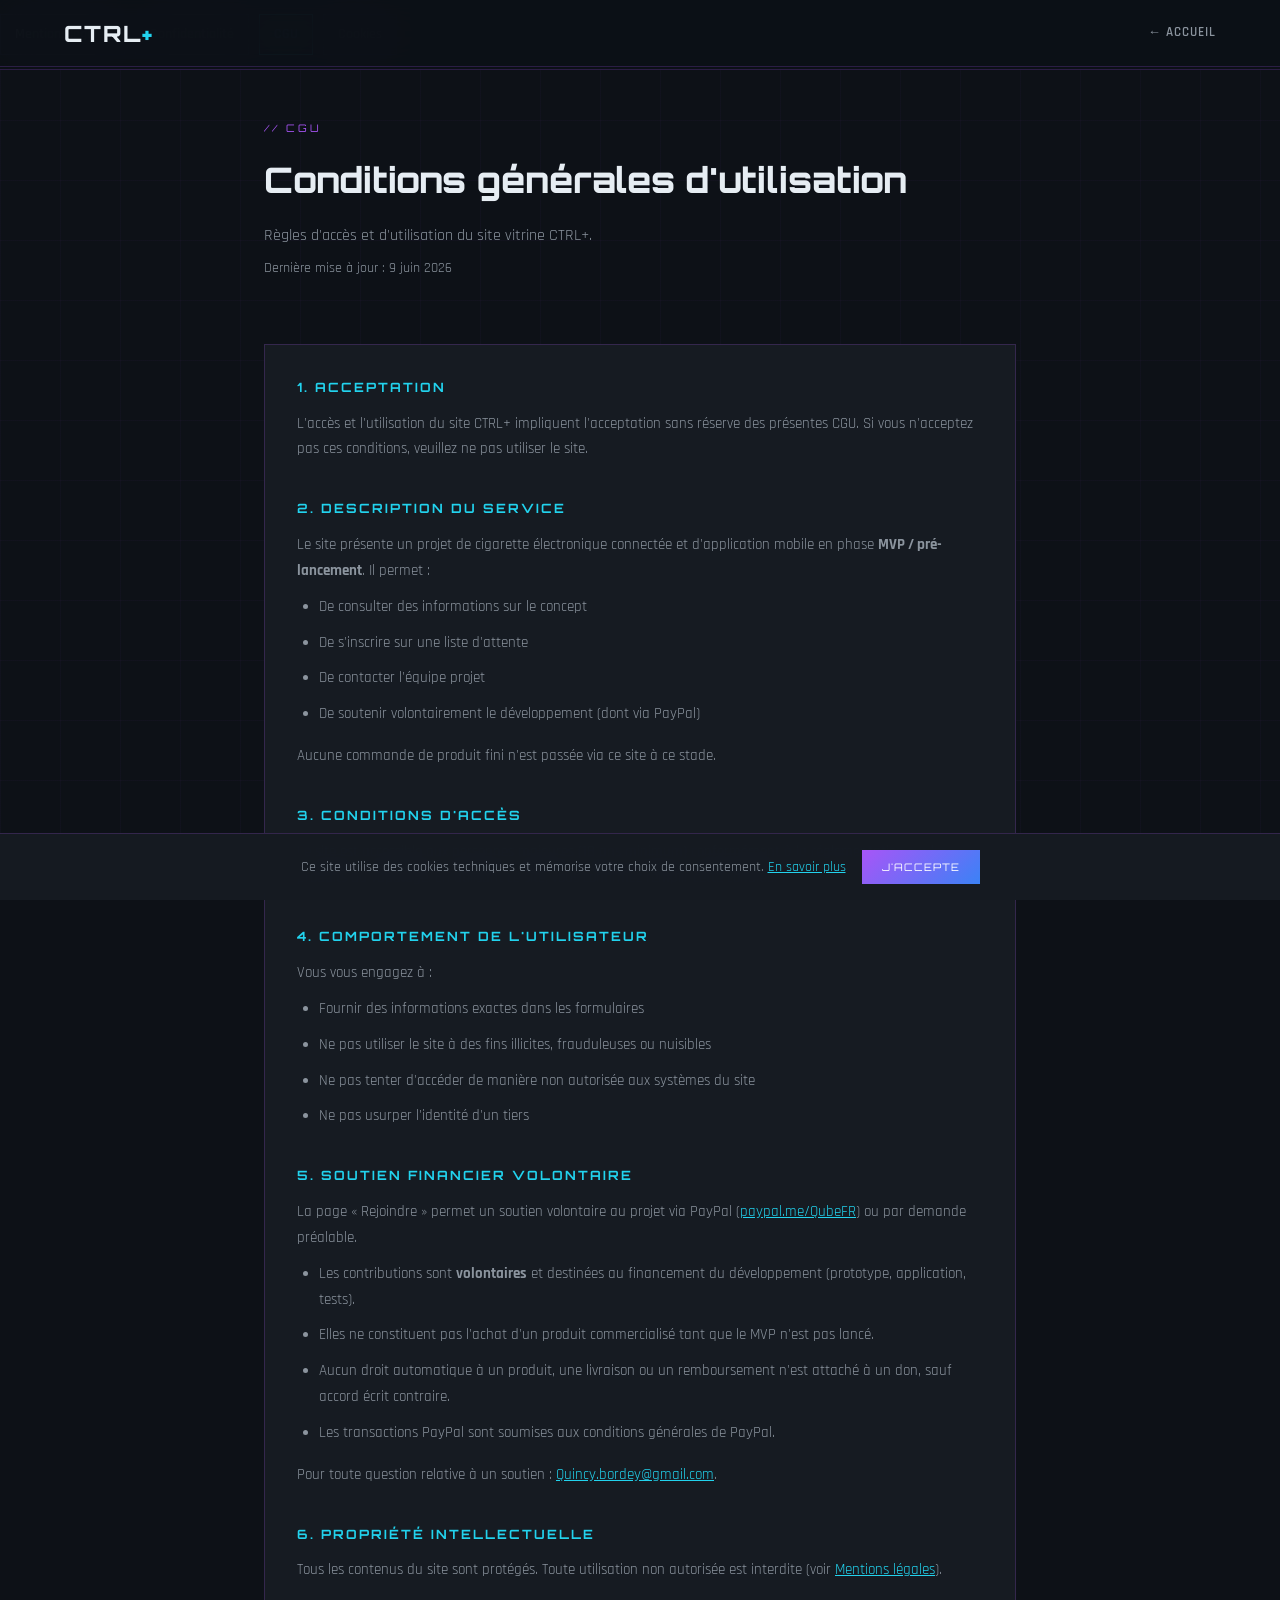
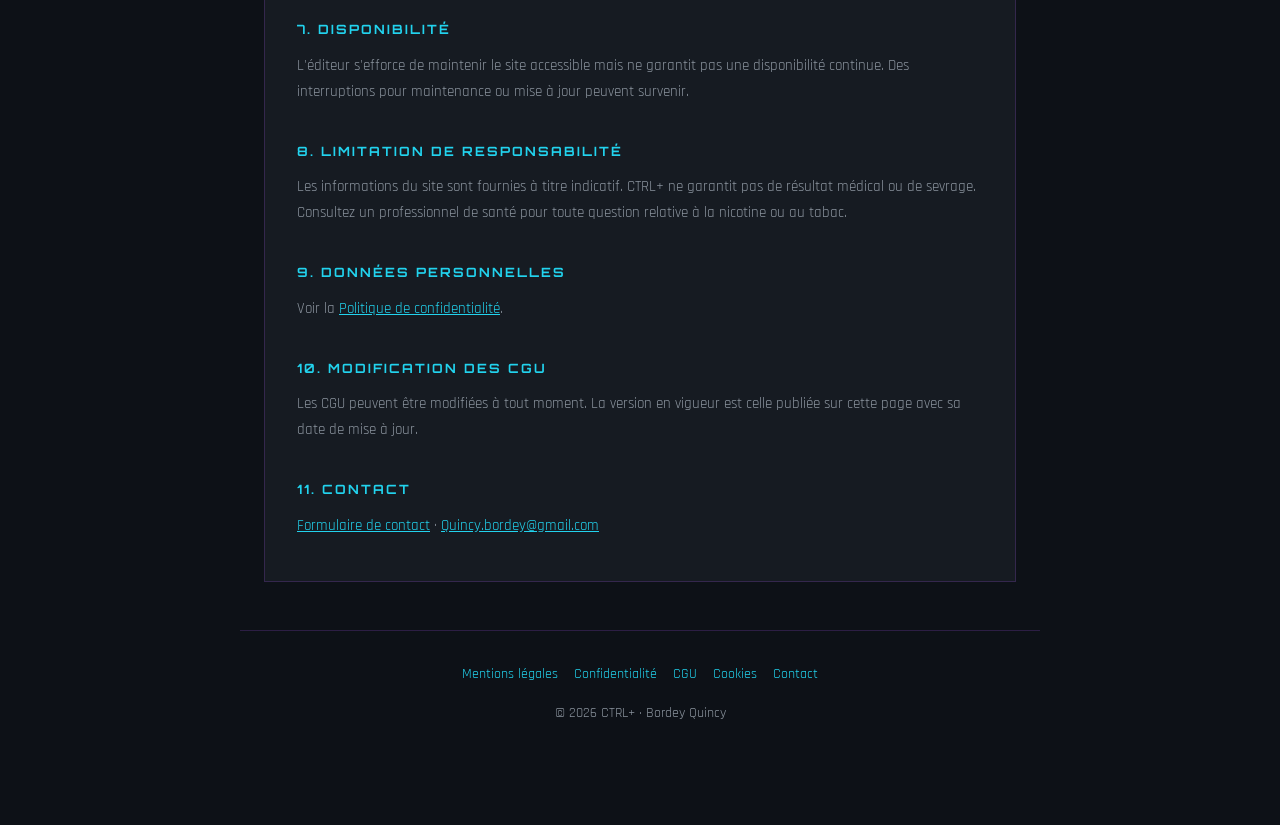
<file: cgu.html>
<!DOCTYPE html>
<html lang="fr">
<head>
  <meta charset="UTF-8">
  <meta name="viewport" content="width=device-width, initial-scale=1.0">
  <meta name="robots" content="index, follow">
  <meta http-equiv="X-Content-Type-Options" content="nosniff">
  <meta http-equiv="Referrer-Policy" content="strict-origin-when-cross-origin">
  <title>Conditions générales d'utilisation — CTRL+</title>
  <link rel="preconnect" href="https://fonts.googleapis.com">
  <link rel="preconnect" href="https://fonts.gstatic.com" crossorigin>
  <link href="https://fonts.googleapis.com/css2?family=Orbitron:wght@600;800&family=Rajdhani:wght@400;600&display=swap" rel="stylesheet">
  <link rel="stylesheet" href="legal-shared.css">
</head>
<body>
  <div class="grid-bg"></div>
  <nav><div class="nav-inner"><a href="index.html" class="logo">CTRL<span>+</span></a><a href="index.html" class="nav-back">← Accueil</a></div></nav>
  <main class="container">
    <header class="page-hero">
      <span class="page-tag">// CGU</span>
      <h1 class="page-title">Conditions générales d'utilisation</h1>
      <p class="page-desc">Règles d'accès et d'utilisation du site vitrine CTRL+.</p>
      <p class="legal-updated">Dernière mise à jour : 9 juin 2026</p>
    </header>
    <nav class="legal-nav" aria-label="Pages légales">
      <a href="mentions-legales.html">Mentions légales</a>
      <a href="confidentialite.html">Confidentialité</a>
      <a href="cgu.html" class="active">CGU</a>
      <a href="cookies.html">Cookies</a>
    </nav>
    <article class="legal-body">
      <h2>1. Acceptation</h2>
      <p>L'accès et l'utilisation du site CTRL+ impliquent l'acceptation sans réserve des présentes CGU. Si vous n'acceptez pas ces conditions, veuillez ne pas utiliser le site.</p>

      <h2>2. Description du service</h2>
      <p>Le site présente un projet de cigarette électronique connectée et d'application mobile en phase <strong>MVP / pré-lancement</strong>. Il permet :</p>
      <ul>
        <li>De consulter des informations sur le concept</li>
        <li>De s'inscrire sur une liste d'attente</li>
        <li>De contacter l'équipe projet</li>
        <li>De soutenir volontairement le développement (dont via PayPal)</li>
      </ul>
      <p>Aucune commande de produit fini n'est passée via ce site à ce stade.</p>

      <h2>3. Conditions d'accès</h2>
      <p>Le site est accessible aux personnes majeures (18 ans minimum) conformément à la réglementation sur les produits du vapotage. En utilisant ce site, vous confirmez remplir cette condition.</p>

      <h2>4. Comportement de l'utilisateur</h2>
      <p>Vous vous engagez à :</p>
      <ul>
        <li>Fournir des informations exactes dans les formulaires</li>
        <li>Ne pas utiliser le site à des fins illicites, frauduleuses ou nuisibles</li>
        <li>Ne pas tenter d'accéder de manière non autorisée aux systèmes du site</li>
        <li>Ne pas usurper l'identité d'un tiers</li>
      </ul>

      <h2>5. Soutien financier volontaire</h2>
      <p>La page « Rejoindre » permet un soutien volontaire au projet via PayPal (<a href="https://paypal.me/QubeFR" target="_blank" rel="noopener noreferrer">paypal.me/QubeFR</a>) ou par demande préalable.</p>
      <ul>
        <li>Les contributions sont <strong>volontaires</strong> et destinées au financement du développement (prototype, application, tests).</li>
        <li>Elles ne constituent pas l'achat d'un produit commercialisé tant que le MVP n'est pas lancé.</li>
        <li>Aucun droit automatique à un produit, une livraison ou un remboursement n'est attaché à un don, sauf accord écrit contraire.</li>
        <li>Les transactions PayPal sont soumises aux conditions générales de PayPal.</li>
      </ul>
      <p>Pour toute question relative à un soutien : <a href="mailto:Quincy.bordey@gmail.com">Quincy.bordey@gmail.com</a>.</p>

      <h2>6. Propriété intellectuelle</h2>
      <p>Tous les contenus du site sont protégés. Toute utilisation non autorisée est interdite (voir <a href="mentions-legales.html">Mentions légales</a>).</p>

      <h2>7. Disponibilité</h2>
      <p>L'éditeur s'efforce de maintenir le site accessible mais ne garantit pas une disponibilité continue. Des interruptions pour maintenance ou mise à jour peuvent survenir.</p>

      <h2>8. Limitation de responsabilité</h2>
      <p>Les informations du site sont fournies à titre indicatif. CTRL+ ne garantit pas de résultat médical ou de sevrage. Consultez un professionnel de santé pour toute question relative à la nicotine ou au tabac.</p>

      <h2>9. Données personnelles</h2>
      <p>Voir la <a href="confidentialite.html">Politique de confidentialité</a>.</p>

      <h2>10. Modification des CGU</h2>
      <p>Les CGU peuvent être modifiées à tout moment. La version en vigueur est celle publiée sur cette page avec sa date de mise à jour.</p>

      <h2>11. Contact</h2>
      <p><a href="contact.html">Formulaire de contact</a> · <a href="mailto:Quincy.bordey@gmail.com">Quincy.bordey@gmail.com</a></p>
    </article>
  </main>
  <footer class="site-footer container">
    <ul class="footer-links">
      <li><a href="mentions-legales.html">Mentions légales</a></li>
      <li><a href="confidentialite.html">Confidentialité</a></li>
      <li><a href="cgu.html">CGU</a></li>
      <li><a href="cookies.html">Cookies</a></li>
      <li><a href="contact.html">Contact</a></li>
    </ul>
    <p>© 2026 CTRL+ · Bordey Quincy</p>
  </footer>
  <div class="cookie-banner" id="cookieBanner" role="dialog" aria-label="Cookies">
    <p>Ce site utilise des cookies techniques et mémorise votre choix de consentement. <a href="cookies.html">En savoir plus</a></p>
    <button type="button" class="cookie-btn" id="cookieAccept">J'accepte</button>
  </div>
  <script src="js/security.js"></script>
</body>
</html>
</file>
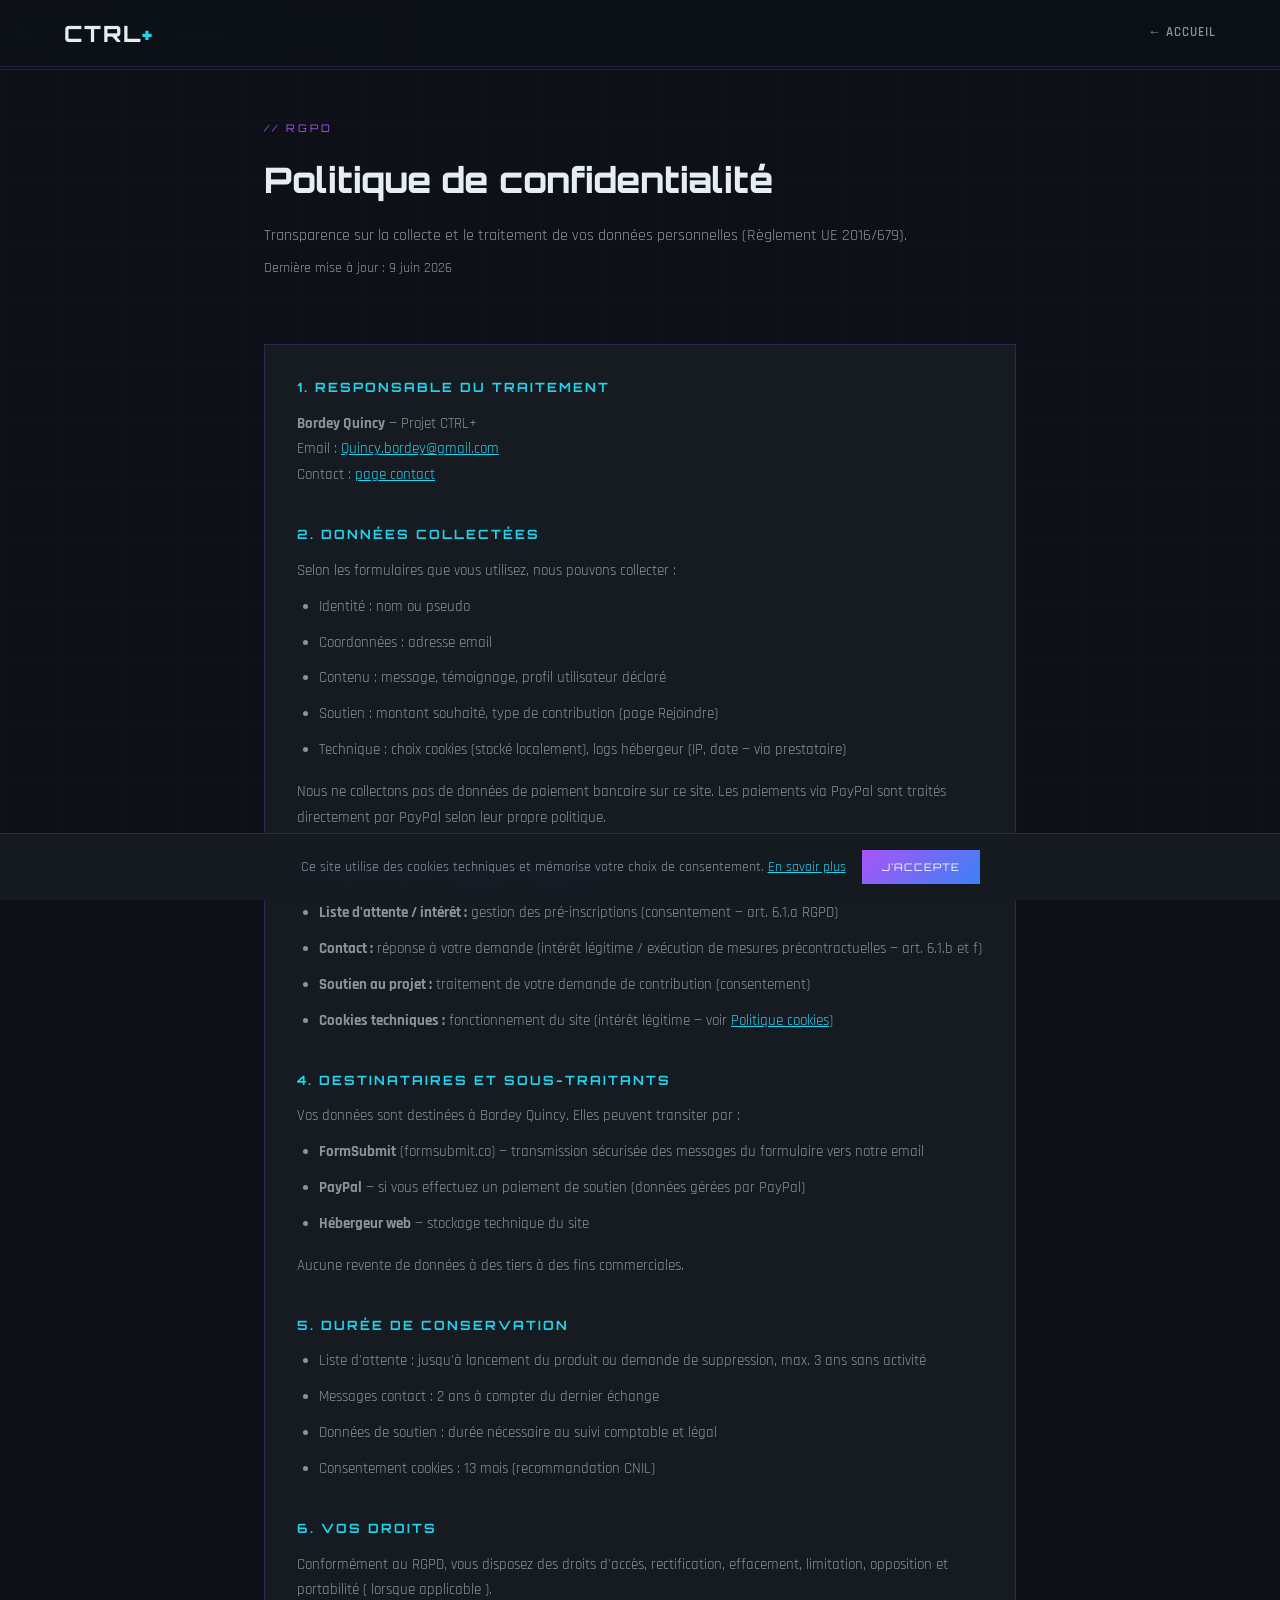
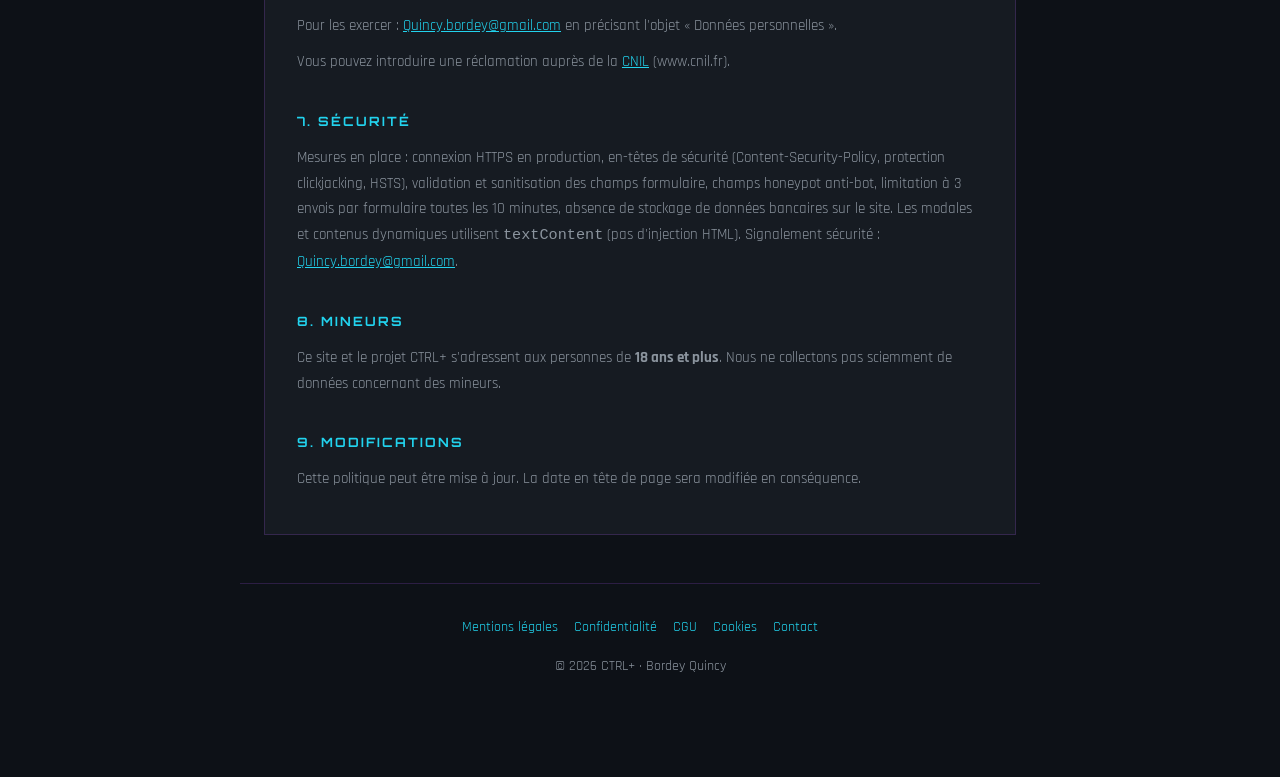
<file: confidentialite.html>
<!DOCTYPE html>
<html lang="fr">
<head>
  <meta charset="UTF-8">
  <meta name="viewport" content="width=device-width, initial-scale=1.0">
  <meta name="robots" content="index, follow">
  <meta http-equiv="X-Content-Type-Options" content="nosniff">
  <meta http-equiv="Referrer-Policy" content="strict-origin-when-cross-origin">
  <meta http-equiv="Permissions-Policy" content="camera=(), microphone=(), geolocation=(), usb=()">
  <title>Politique de confidentialité — CTRL+</title>
  <link rel="preconnect" href="https://fonts.googleapis.com">
  <link rel="preconnect" href="https://fonts.gstatic.com" crossorigin>
  <link href="https://fonts.googleapis.com/css2?family=Orbitron:wght@600;800&family=Rajdhani:wght@400;600&display=swap" rel="stylesheet">
  <link rel="stylesheet" href="legal-shared.css">
</head>
<body>
  <div class="grid-bg"></div>
  <nav><div class="nav-inner"><a href="index.html" class="logo">CTRL<span>+</span></a><a href="index.html" class="nav-back">← Accueil</a></div></nav>
  <main class="container">
    <header class="page-hero">
      <span class="page-tag">// RGPD</span>
      <h1 class="page-title">Politique de confidentialité</h1>
      <p class="page-desc">Transparence sur la collecte et le traitement de vos données personnelles (Règlement UE 2016/679).</p>
      <p class="legal-updated">Dernière mise à jour : 9 juin 2026</p>
    </header>
    <nav class="legal-nav" aria-label="Pages légales">
      <a href="mentions-legales.html">Mentions légales</a>
      <a href="confidentialite.html" class="active">Confidentialité</a>
      <a href="cgu.html">CGU</a>
      <a href="cookies.html">Cookies</a>
    </nav>
    <article class="legal-body">
      <h2>1. Responsable du traitement</h2>
      <p><strong>Bordey Quincy</strong> — Projet CTRL+<br>
      Email : <a href="mailto:Quincy.bordey@gmail.com">Quincy.bordey@gmail.com</a><br>
      Contact : <a href="contact.html">page contact</a></p>

      <h2>2. Données collectées</h2>
      <p>Selon les formulaires que vous utilisez, nous pouvons collecter :</p>
      <ul>
        <li>Identité : nom ou pseudo</li>
        <li>Coordonnées : adresse email</li>
        <li>Contenu : message, témoignage, profil utilisateur déclaré</li>
        <li>Soutien : montant souhaité, type de contribution (page Rejoindre)</li>
        <li>Technique : choix cookies (stocké localement), logs hébergeur (IP, date — via prestataire)</li>
      </ul>
      <p>Nous ne collectons pas de données de paiement bancaire sur ce site. Les paiements via PayPal sont traités directement par PayPal selon leur propre politique.</p>

      <h2>3. Finalités et bases légales</h2>
      <ul>
        <li><strong>Liste d'attente / intérêt :</strong> gestion des pré-inscriptions (consentement — art. 6.1.a RGPD)</li>
        <li><strong>Contact :</strong> réponse à votre demande (intérêt légitime / exécution de mesures précontractuelles — art. 6.1.b et f)</li>
        <li><strong>Soutien au projet :</strong> traitement de votre demande de contribution (consentement)</li>
        <li><strong>Cookies techniques :</strong> fonctionnement du site (intérêt légitime — voir <a href="cookies.html">Politique cookies</a>)</li>
      </ul>

      <h2>4. Destinataires et sous-traitants</h2>
      <p>Vos données sont destinées à Bordey Quincy. Elles peuvent transiter par :</p>
      <ul>
        <li><strong>FormSubmit</strong> (formsubmit.co) — transmission sécurisée des messages du formulaire vers notre email</li>
        <li><strong>PayPal</strong> — si vous effectuez un paiement de soutien (données gérées par PayPal)</li>
        <li><strong>Hébergeur web</strong> — stockage technique du site</li>
      </ul>
      <p>Aucune revente de données à des tiers à des fins commerciales.</p>

      <h2>5. Durée de conservation</h2>
      <ul>
        <li>Liste d'attente : jusqu'à lancement du produit ou demande de suppression, max. 3 ans sans activité</li>
        <li>Messages contact : 2 ans à compter du dernier échange</li>
        <li>Données de soutien : durée nécessaire au suivi comptable et légal</li>
        <li>Consentement cookies : 13 mois (recommandation CNIL)</li>
      </ul>

      <h2>6. Vos droits</h2>
      <p>Conformément au RGPD, vous disposez des droits d'accès, rectification, effacement, limitation, opposition et portabilité ( lorsque applicable ).</p>
      <p>Pour les exercer : <a href="mailto:Quincy.bordey@gmail.com">Quincy.bordey@gmail.com</a> en précisant l'objet « Données personnelles ».</p>
      <p>Vous pouvez introduire une réclamation auprès de la <a href="https://www.cnil.fr" target="_blank" rel="noopener noreferrer">CNIL</a> (www.cnil.fr).</p>

      <h2>7. Sécurité</h2>
      <p>Mesures en place : connexion HTTPS en production, en-têtes de sécurité (Content-Security-Policy, protection clickjacking, HSTS), validation et sanitisation des champs formulaire, champs honeypot anti-bot, limitation à 3 envois par formulaire toutes les 10 minutes, absence de stockage de données bancaires sur le site. Les modales et contenus dynamiques utilisent <code>textContent</code> (pas d'injection HTML). Signalement sécurité : <a href="mailto:Quincy.bordey@gmail.com">Quincy.bordey@gmail.com</a>.</p>

      <h2>8. Mineurs</h2>
      <p>Ce site et le projet CTRL+ s'adressent aux personnes de <strong>18 ans et plus</strong>. Nous ne collectons pas sciemment de données concernant des mineurs.</p>

      <h2>9. Modifications</h2>
      <p>Cette politique peut être mise à jour. La date en tête de page sera modifiée en conséquence.</p>
    </article>
  </main>
  <footer class="site-footer container">
    <ul class="footer-links">
      <li><a href="mentions-legales.html">Mentions légales</a></li>
      <li><a href="confidentialite.html">Confidentialité</a></li>
      <li><a href="cgu.html">CGU</a></li>
      <li><a href="cookies.html">Cookies</a></li>
      <li><a href="contact.html">Contact</a></li>
    </ul>
    <p>© 2026 CTRL+ · Bordey Quincy</p>
  </footer>
  <div class="cookie-banner" id="cookieBanner" role="dialog" aria-label="Cookies">
    <p>Ce site utilise des cookies techniques et mémorise votre choix de consentement. <a href="cookies.html">En savoir plus</a></p>
    <button type="button" class="cookie-btn" id="cookieAccept">J'accepte</button>
  </div>
  <script src="js/security.js"></script>
</body>
</html>
</file>
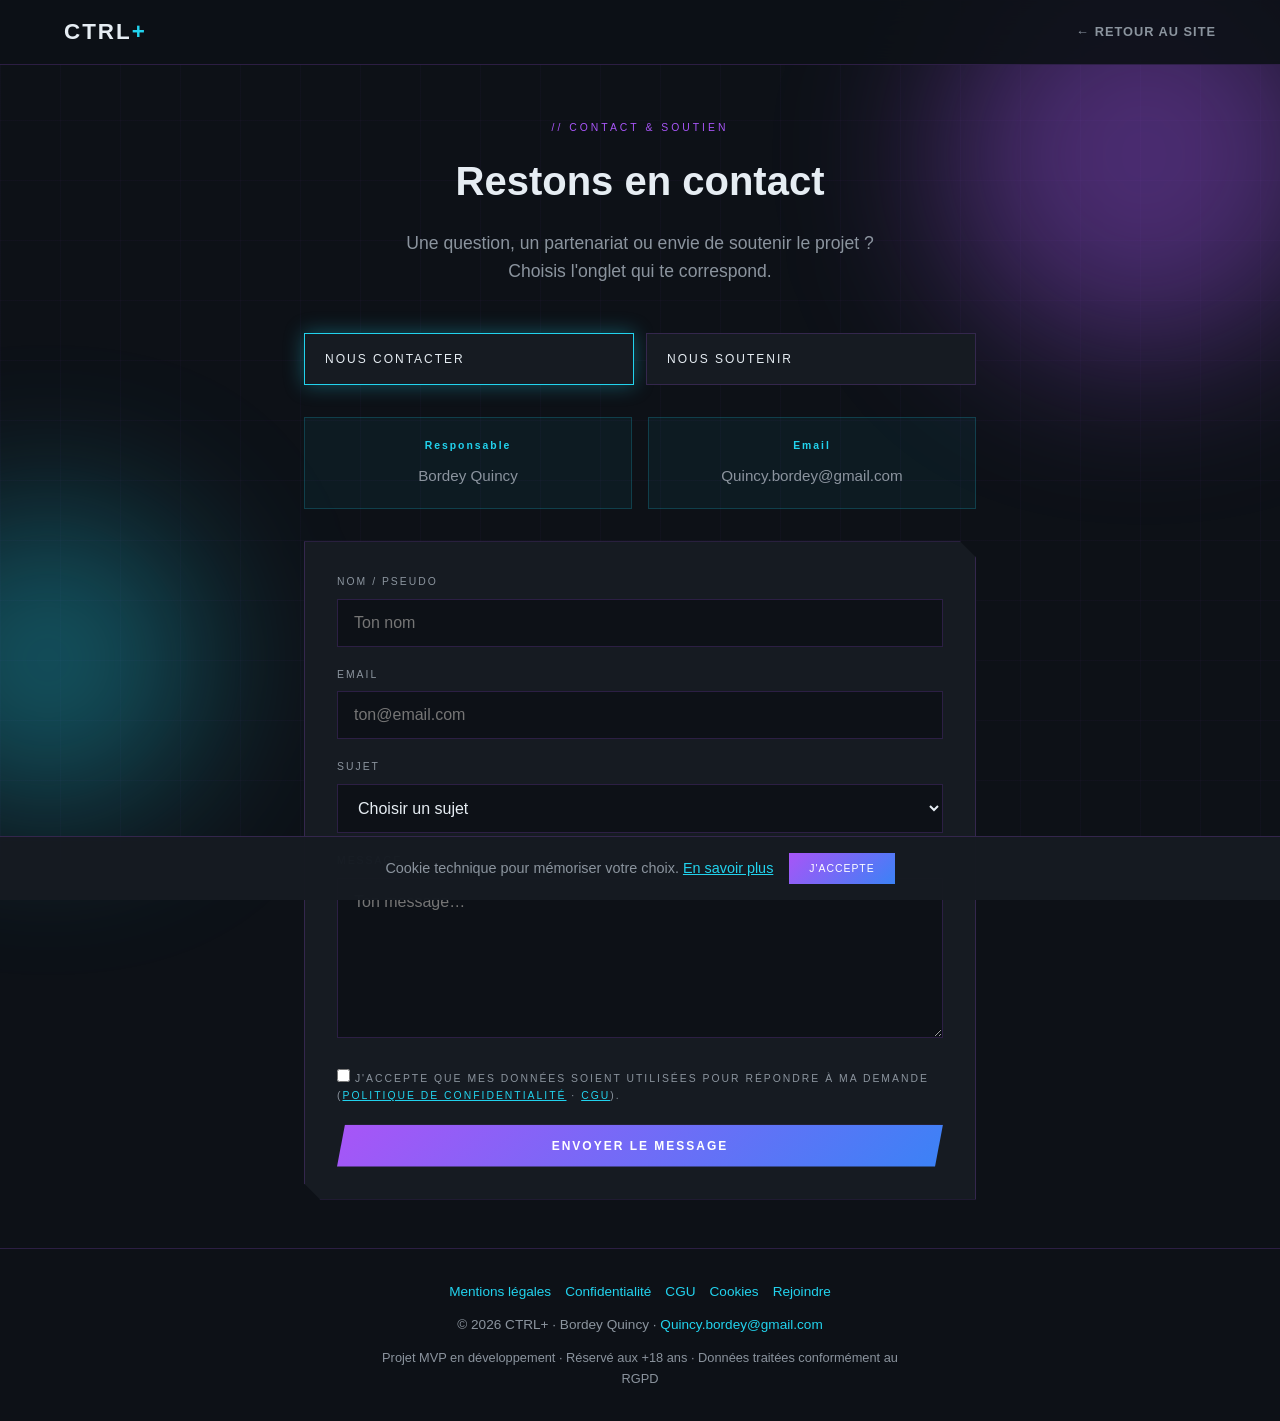
<file: contact.html>
<!DOCTYPE html>
<html lang="fr">
<head>
  <meta charset="UTF-8">
  <meta name="viewport" content="width=device-width, initial-scale=1.0, viewport-fit=cover">
  <meta name="theme-color" content="#0D1117">
  <meta name="description" content="Contactez le projet CTRL+ — formulaire sécurisé, réponse par email sous 48h. Bordey Quincy.">
  <meta name="robots" content="index, follow">
  <meta http-equiv="X-Content-Type-Options" content="nosniff">
  <meta http-equiv="Referrer-Policy" content="strict-origin-when-cross-origin">
  <meta http-equiv="Permissions-Policy" content="camera=(), microphone=(), geolocation=(), usb=()">
  <meta http-equiv="Content-Security-Policy" content="default-src 'self'; script-src 'self' 'unsafe-inline'; style-src 'self' 'unsafe-inline' https://fonts.googleapis.com; font-src 'self' https://fonts.gstatic.com; img-src 'self' data:; connect-src 'self' https://formsubmit.co; frame-ancestors 'none'; base-uri 'self'; form-action 'self' https://formsubmit.co; object-src 'none'">
  <title>Contact — CTRL+</title>
  <link rel="stylesheet" href="css/security.css">
  <link rel="preconnect" href="https://fonts.googleapis.com">
  <link rel="preconnect" href="https://fonts.gstatic.com" crossorigin>
  <link href="https://fonts.googleapis.com/css2?family=Orbitron:wght@400;600;700;800&family=Rajdhani:wght@400;500;600;700&display=swap" rel="stylesheet">
  <style>
    :root {
      --bg: #0D1117; --bg-card: #161B22; --violet: #A855F7; --violet-glow: rgba(168,85,247,0.4);
      --blue: #3B82F6; --cyan: #22D3EE; --cyan-glow: rgba(34,211,238,0.35);
      --gold: #FBBF24; --gold-glow: rgba(251,191,36,0.45);
      --text: #E6EDF3; --text-muted: #8B949E; --border: rgba(168,85,247,0.2);
      --font-display: 'Orbitron', sans-serif; --font-body: 'Rajdhani', sans-serif;
      --ease-out-expo: cubic-bezier(0.16, 1, 0.3, 1);
      --success: #34D399; --error: #F87171;
    }
    *, *::before, *::after { margin: 0; padding: 0; box-sizing: border-box; }
    html { scroll-behavior: smooth; }
    body { font-family: var(--font-body); background: var(--bg); color: var(--text); line-height: 1.6; overflow-x: hidden; }
    .grid-bg {
      position: fixed; inset: 0;
      background-image: linear-gradient(rgba(168,85,247,0.03) 1px, transparent 1px),
        linear-gradient(90deg, rgba(168,85,247,0.03) 1px, transparent 1px);
      background-size: 60px 60px; pointer-events: none; z-index: 0;
    }
    .orb { position: fixed; border-radius: 50%; filter: blur(80px); pointer-events: none; z-index: 0; }
    .orb-1 { width: 400px; height: 400px; background: var(--violet-glow); top: -5%; right: -5%; }
    .orb-2 { width: 300px; height: 300px; background: var(--cyan-glow); bottom: 10%; left: -8%; }
    .container { max-width: 720px; margin: 0 auto; padding: 0 24px; position: relative; z-index: 2; }
    nav {
      position: fixed; top: 0; left: 0; right: 0; z-index: 100;
      padding: 14px 0; background: rgba(13,17,23,0.9); backdrop-filter: blur(20px);
      border-bottom: 1px solid var(--border);
    }
    .nav-inner { max-width: 1200px; margin: 0 auto; padding: 0 24px; display: flex; align-items: center; justify-content: space-between; gap: 16px; }
    .logo { font-family: var(--font-display); font-size: 1.4rem; font-weight: 800; text-decoration: none; color: var(--text); letter-spacing: 2px; }
    .logo span { color: var(--cyan); }
    .nav-back {
      color: var(--text-muted); text-decoration: none; font-size: 0.8rem; letter-spacing: 1px;
      text-transform: uppercase; font-weight: 600; transition: color 0.3s;
    }
    .nav-back:hover { color: var(--cyan); }
    .page-hero { padding: 120px 0 48px; text-align: center; }
    .page-tag { font-family: var(--font-display); font-size: 0.65rem; letter-spacing: 3px; color: var(--violet); text-transform: uppercase; margin-bottom: 12px; display: block; }
    .page-title { font-family: var(--font-display); font-size: clamp(1.8rem, 5vw, 2.5rem); font-weight: 800; margin-bottom: 16px; }
    .page-desc { color: var(--text-muted); font-size: 1.1rem; max-width: 520px; margin: 0 auto; }
    .form-card {
      background: var(--bg-card); border: 1px solid var(--border); padding: 32px;
      clip-path: polygon(0 0, calc(100% - 16px) 0, 100% 16px, 100% 100%, 16px 100%, 0 calc(100% - 16px));
      margin-bottom: 48px;
    }
    .form-group { margin-bottom: 20px; }
    .form-group label {
      display: block; font-family: var(--font-display); font-size: 0.65rem;
      letter-spacing: 2px; text-transform: uppercase; color: var(--text-muted); margin-bottom: 8px;
    }
    .form-input, .form-textarea, .form-select {
      width: 100%; padding: 14px 16px; background: var(--bg); border: 1px solid var(--border);
      color: var(--text); font-family: var(--font-body); font-size: 1rem;
      transition: border-color 0.3s, box-shadow 0.3s;
    }
    .form-input:focus, .form-textarea:focus, .form-select:focus {
      outline: none; border-color: var(--cyan); box-shadow: 0 0 16px var(--cyan-glow);
    }
    .form-textarea { min-height: 160px; resize: vertical; }
    .form-check { display: flex; gap: 12px; align-items: flex-start; font-size: 0.9rem; color: var(--text-muted); }
    .form-check input { margin-top: 4px; accent-color: var(--violet); }
    .btn {
      display: inline-flex; align-items: center; justify-content: center; gap: 8px;
      padding: 14px 32px; font-family: var(--font-display); font-size: 0.75rem; font-weight: 600;
      letter-spacing: 2px; text-transform: uppercase; text-decoration: none; border: none;
      cursor: pointer; transition: all 0.4s var(--ease-out-expo); width: 100%;
    }
    .btn-primary {
      background: linear-gradient(135deg, var(--violet), var(--blue)); color: white;
      clip-path: polygon(8px 0, 100% 0, calc(100% - 8px) 100%, 0 100%);
      box-shadow: 0 0 24px var(--violet-glow);
    }
    .btn-primary:hover:not(:disabled) { transform: translateY(-2px); box-shadow: 0 0 40px var(--violet-glow); }
    .btn-primary:disabled { opacity: 0.6; cursor: not-allowed; }
    .form-alert {
      padding: 16px 20px; margin-bottom: 24px; font-weight: 600; display: none;
      border: 1px solid; clip-path: polygon(0 0, calc(100% - 8px) 0, 100% 8px, 100% 100%, 8px 100%, 0 calc(100% - 8px));
    }
    .form-alert.show { display: block; }
    .form-alert.success { border-color: var(--success); background: rgba(52,211,153,0.1); color: var(--success); }
    .form-alert.error { border-color: var(--error); background: rgba(248,113,113,0.1); color: var(--error); }
    .contact-info {
      display: grid; grid-template-columns: 1fr 1fr; gap: 16px; margin-bottom: 32px;
    }
    .info-box {
      padding: 20px; background: rgba(34,211,238,0.05); border: 1px solid rgba(34,211,238,0.2); text-align: center;
    }
    .info-box strong { display: block; font-family: var(--font-display); font-size: 0.65rem; letter-spacing: 2px; color: var(--cyan); margin-bottom: 8px; }
    .info-box span { color: var(--text-muted); font-size: 0.95rem; }
    footer {
      padding: 32px 0; border-top: 1px solid var(--border); text-align: center;
      color: var(--text-muted); font-size: 0.85rem;
    }
    footer a { color: var(--cyan); text-decoration: none; }
    .footer-links { display: flex; flex-wrap: wrap; justify-content: center; gap: 14px; list-style: none; margin-bottom: 12px; }
    .footer-note { font-size: 0.8rem; max-width: 520px; margin: 12px auto 0; }
    .cookie-banner {
      position: fixed; bottom: 0; left: 0; right: 0; z-index: 300;
      background: rgba(22,27,34,0.98); border-top: 1px solid var(--border);
      padding: 16px 24px; display: none; align-items: center; justify-content: center;
      gap: 16px; flex-wrap: wrap;
    }
    .cookie-banner.show { display: flex; }
    .cookie-banner p { color: var(--text-muted); font-size: 0.9rem; max-width: 560px; }
    .cookie-banner a { color: var(--cyan); }
    .cookie-btn {
      padding: 10px 20px; font-family: var(--font-display); font-size: 0.65rem;
      letter-spacing: 1px; text-transform: uppercase; border: none; cursor: pointer;
      background: linear-gradient(135deg, var(--violet), #3B82F6); color: white;
    }
    @media (max-width: 600px) {
      .form-card { padding: 24px 20px; }
      .contact-info { grid-template-columns: 1fr; }
      .page-tab { min-width: 100%; }
    }

    .page-tabs { display: flex; gap: 12px; margin-bottom: 32px; flex-wrap: wrap; }
    .page-tab {
      flex: 1; min-width: 200px; padding: 18px 20px; background: var(--bg-card);
      border: 1px solid var(--border); cursor: pointer; text-align: left;
      font-family: var(--font-body); color: var(--text); transition: all 0.3s;
    }
    .page-tab:hover { border-color: var(--violet); }
    .page-tab.active { border-color: var(--cyan); box-shadow: 0 0 20px var(--cyan-glow); }
    .page-tab-title {
      font-family: var(--font-display); font-size: 0.75rem; letter-spacing: 2px;
      text-transform: uppercase; display: block;
    }
    .page-panel { display: none; }
    .page-panel.active { display: block; }

    .paypal-card {
      margin-top: 20px; padding: 20px; background: rgba(0,48,135,0.15);
      border: 1px solid rgba(0,112,186,0.35); text-align: center;
    }
    .paypal-card p { font-size: 0.85rem; color: var(--text-muted); margin-bottom: 14px; }
    .paypal-link {
      display: inline-flex; align-items: center; justify-content: center;
      padding: 14px 24px; background: #0070BA; color: white; text-decoration: none;
      font-family: var(--font-display); font-size: 0.7rem; letter-spacing: 2px;
      text-transform: uppercase; font-weight: 700;
    }
    .paypal-link:hover { box-shadow: 0 0 20px rgba(0,112,186,0.5); }
    .donation-note {
      font-size: 0.85rem; color: var(--text-muted); margin-top: 16px; line-height: 1.6;
    }
    .btn-gold {
      background: linear-gradient(135deg, #F59E0B, var(--gold)); color: #0D1117;
      clip-path: polygon(8px 0, 100% 0, calc(100% - 8px) 100%, 0 100%);
      box-shadow: 0 0 24px var(--gold-glow);
    }
    .btn-outline {
      background: transparent; color: var(--cyan); border: 1px solid var(--cyan);
      clip-path: polygon(8px 0, 100% 0, calc(100% - 8px) 100%, 0 100%);
      width: auto;
    }
  </style>
</head>
<body>
  <div class="grid-bg"></div>
  <div class="orb orb-1"></div>
  <div class="orb orb-2"></div>

  <nav>
    <div class="nav-inner">
      <a href="index.html" class="logo">CTRL<span>+</span></a>
      <a href="index.html" class="nav-back">← Retour au site</a>
    </div>
  </nav>

  <main class="container">
    <header class="page-hero">
      <span class="page-tag">// Contact & soutien</span>
      <h1 class="page-title">Restons en contact</h1>
      <p class="page-desc">Une question, un partenariat ou envie de soutenir le projet ? Choisis l'onglet qui te correspond.</p>
    </header>

    <div class="page-tabs" role="tablist">
      <button type="button" class="page-tab active" role="tab" aria-selected="true" data-tab="contacter" id="tab-contacter">
        <span class="page-tab-title">Nous contacter</span>
      </button>
      <button type="button" class="page-tab" role="tab" aria-selected="false" data-tab="soutenir" id="tab-soutenir">
        <span class="page-tab-title">Nous soutenir</span>
      </button>
    </div>

    <!-- Contacter -->
    <div class="page-panel active" id="panel-contacter" role="tabpanel" aria-labelledby="tab-contacter">
    <div class="contact-info">
      <div class="info-box">
        <strong>Responsable</strong>
        <span>Bordey Quincy</span>
      </div>
      <div class="info-box">
        <strong>Email</strong>
        <span>Quincy.bordey@gmail.com</span>
      </div>
    </div>

    <div class="form-card">
      <div class="form-alert success" id="formSuccess" role="status">
        Message envoyé ! Nous te répondrons à l'adresse indiquée sous 48 h.
      </div>
      <div class="form-alert error" id="formError" role="alert">
        Une erreur est survenue. Réessaie dans quelques instants ou écris directement à Quincy.bordey@gmail.com
      </div>

      <form id="contactForm" novalidate>
        <input type="text" name="website" class="hp-field" tabindex="-1" autocomplete="off" aria-hidden="true">
        <div class="form-group">
          <label for="name">Nom / Pseudo</label>
          <input class="form-input" type="text" id="name" name="name" required autocomplete="name" placeholder="Ton nom" minlength="2" maxlength="100">
        </div>
        <div class="form-group">
          <label for="email">Email</label>
          <input class="form-input" type="email" id="email" name="email" required autocomplete="email" placeholder="ton@email.com" maxlength="254">
        </div>
        <div class="form-group">
          <label for="subject">Sujet</label>
          <select class="form-select" id="subject" name="subject" required>
            <option value="">Choisir un sujet</option>
            <option value="Question générale">Question générale</option>
            <option value="Partenariat">Partenariat</option>
            <option value="Presse / Média">Presse / Média</option>
            <option value="Support technique">Support technique</option>
            <option value="Autre">Autre</option>
          </select>
        </div>
        <div class="form-group">
          <label for="message">Message</label>
          <textarea class="form-textarea" id="message" name="message" required placeholder="Ton message…" maxlength="5000"></textarea>
        </div>
        <div class="form-group">
          <label class="form-check">
            <input type="checkbox" id="consent" name="consent" required>
            <span>J'accepte que mes données soient utilisées pour répondre à ma demande (<a href="confidentialite.html" style="color:var(--cyan)">politique de confidentialité</a> · <a href="cgu.html" style="color:var(--cyan)">CGU</a>).</span>
          </label>
        </div>
        <button type="submit" class="btn btn-primary" id="submitBtn">Envoyer le message</button>
      </form>
    </div>
    </div>

    <!-- Soutenir -->
    <div class="page-panel" id="panel-soutenir" role="tabpanel" aria-labelledby="tab-soutenir">
      <div class="form-card">
        <h2 style="font-family:var(--font-display);font-size:0.85rem;letter-spacing:2px;color:var(--gold);margin-bottom:12px">// Soutien financier</h2>
        <p style="color:var(--text-muted);margin-bottom:20px">Contribue au développement du MVP : prototype, application, tests utilisateurs. Montant libre, paiement sécurisé par PayPal.</p>
        <div class="paypal-card">
          <p>Transaction traitée par PayPal (PCI-DSS)</p>
          <a href="https://paypal.me/QubeFR" class="paypal-link" target="_blank" rel="noopener noreferrer">💳 Payer via PayPal — QubeFR</a>
        </div>
        <p class="donation-note">Les contributions sont <strong>volontaires</strong> et servent au financement du projet. Elles ne constituent pas l'achat d'un produit. Voir les <a href="cgu.html" style="color:var(--cyan)">CGU</a>.</p>
      </div>

      <div class="form-card">
        <h2 style="font-family:var(--font-display);font-size:0.85rem;letter-spacing:2px;color:var(--cyan);margin-bottom:12px">// Demande de soutien</h2>
        <p style="color:var(--text-muted);margin-bottom:20px">Tu préfères qu'on te recontacte avec les modalités ? Indique le montant souhaité.</p>

        <div class="form-alert success" id="soutienSuccess" role="status">Demande envoyée ! Tu recevras les instructions par email.</div>
        <div class="form-alert error" id="soutienError" role="alert">Envoi impossible. Réessaie ou écris à Quincy.bordey@gmail.com</div>

        <form id="soutienForm" novalidate>
          <input type="text" name="website" class="hp-field" tabindex="-1" autocomplete="off" aria-hidden="true">
          <div class="form-group">
            <label for="s-name">Nom</label>
            <input class="form-input" type="text" id="s-name" name="name" required minlength="2" maxlength="100">
          </div>
          <div class="form-group">
            <label for="s-email">Email</label>
            <input class="form-input" type="email" id="s-email" name="email" required maxlength="254">
          </div>
          <div class="form-group">
            <label for="s-amount">Montant souhaité (€)</label>
            <input class="form-input" type="number" id="s-amount" name="amount" min="1" max="999999" step="1" placeholder="ex. 20, 50, 100" required>
          </div>
          <div class="form-group">
            <label for="s-type">Type de soutien</label>
            <select class="form-select" id="s-type" name="type" required>
              <option value="">Choisir</option>
              <option value="Don ponctuel">Don ponctuel</option>
              <option value="Investissement / equity">Investissement / equity</option>
              <option value="Mécénat">Mécénat</option>
              <option value="Autre">Autre</option>
            </select>
          </div>
          <div class="form-group">
            <label for="s-message">Message (optionnel)</label>
            <textarea class="form-textarea" id="s-message" name="message" placeholder="Pourquoi tu soutiens CTRL+…" maxlength="5000"></textarea>
          </div>
          <div class="form-group">
            <label class="form-check">
              <input type="checkbox" id="s-consent" required>
              <span>J'accepte d'être contacté (<a href="confidentialite.html" style="color:var(--cyan)">RGPD</a> · <a href="cgu.html" style="color:var(--cyan)">CGU</a>).</span>
            </label>
          </div>
          <button type="submit" class="btn btn-gold" id="soutienBtn" style="width:100%">Envoyer ma demande</button>
        </form>
      </div>
    </div>
  </main>

  <footer>
    <ul class="footer-links">
      <li><a href="mentions-legales.html">Mentions légales</a></li>
      <li><a href="confidentialite.html">Confidentialité</a></li>
      <li><a href="cgu.html">CGU</a></li>
      <li><a href="cookies.html">Cookies</a></li>
      <li><a href="rejoindre.html">Rejoindre</a></li>
    </ul>
    <p>© 2026 CTRL+ · Bordey Quincy · <a href="mailto:Quincy.bordey@gmail.com">Quincy.bordey@gmail.com</a></p>
    <p class="footer-note">Projet MVP en développement · Réservé aux +18 ans · Données traitées conformément au RGPD</p>
  </footer>

  <div class="cookie-banner" id="cookieBanner" role="dialog" aria-label="Cookies">
    <p>Cookie technique pour mémoriser votre choix. <a href="cookies.html">En savoir plus</a></p>
    <button type="button" class="cookie-btn" id="cookieAccept">J'accepte</button>
  </div>

  <script src="js/security.js"></script>
  <script>
    function switchTab(tabName) {
      document.querySelectorAll('.page-tab').forEach(function (t) {
        var on = t.dataset.tab === tabName;
        t.classList.toggle('active', on);
        t.setAttribute('aria-selected', on ? 'true' : 'false');
      });
      document.querySelectorAll('.page-panel').forEach(function (p) { p.classList.remove('active'); });
      var panel = document.getElementById('panel-' + tabName);
      if (panel) panel.classList.add('active');
    }

    document.querySelectorAll('.page-tab').forEach(function (tab) {
      tab.addEventListener('click', function () {
        switchTab(tab.dataset.tab);
        history.replaceState(null, '', '#' + tab.dataset.tab);
      });
    });

    if (location.hash === '#soutenir') switchTab('soutenir');

    CTRLSecurity.bindForm(document.getElementById('contactForm'), {
      rateKey: 'contact',
      subjectPrefix: '[CTRL+ Contact]',
      successEl: document.getElementById('formSuccess'),
      errorEl: document.getElementById('formError'),
      btn: document.getElementById('submitBtn'),
      btnLabel: 'Envoyer le message',
      buildFields: function (form, sanitize) {
        var subj = sanitize(form.subject.value, 120);
        return {
          subject: '[CTRL+ Contact] ' + subj,
          message: sanitize(form.message.value, 5000)
        };
      }
    });

    CTRLSecurity.bindForm(document.getElementById('soutienForm'), {
      rateKey: 'soutien',
      subjectPrefix: '[CTRL+ Soutien financier]',
      successEl: document.getElementById('soutienSuccess'),
      errorEl: document.getElementById('soutienError'),
      btn: document.getElementById('soutienBtn'),
      btnLabel: 'Envoyer ma demande',
      buildFields: function (form, sanitize) {
        return {
          amount: sanitize(String(form.amount.value), 12) + ' €',
          type_soutien: sanitize(form.type.value, 80),
          message: sanitize(form.message.value, 5000),
          type: 'Soutien financier'
        };
      }
    });
  </script>
</body>
</html>
</file>
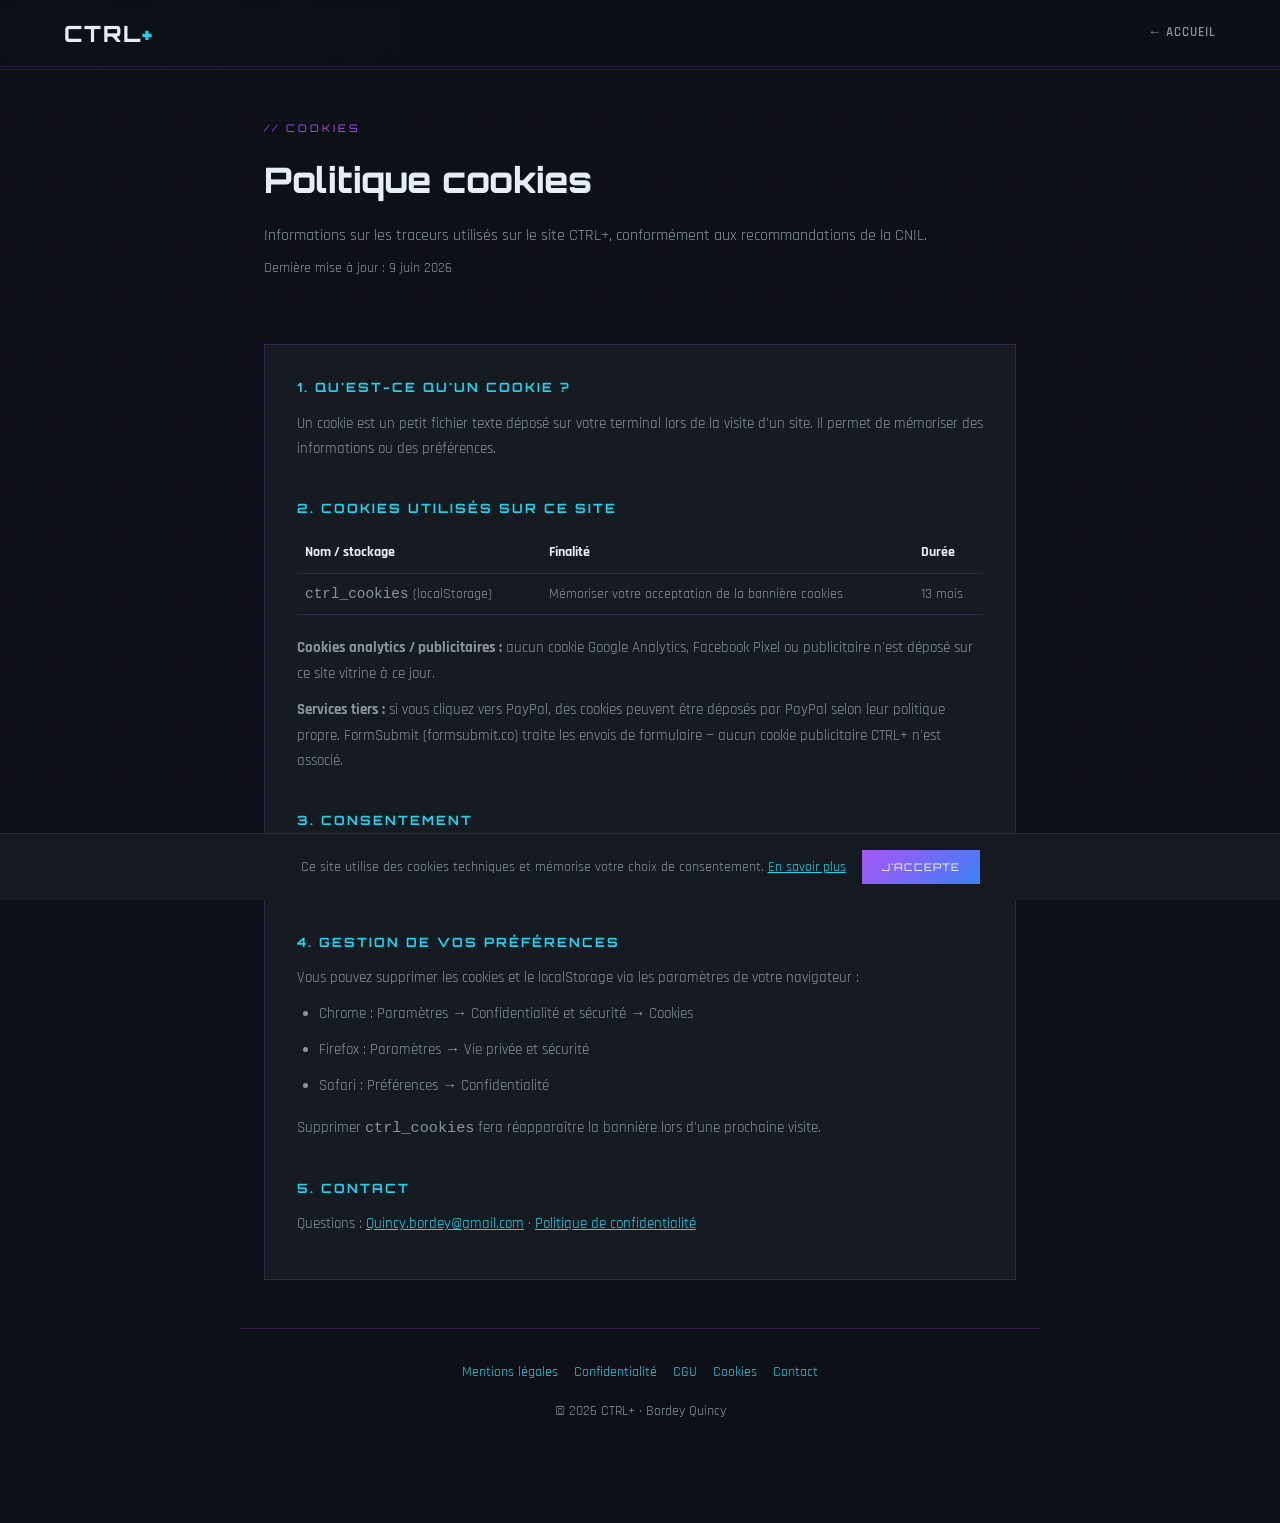
<file: cookies.html>
<!DOCTYPE html>
<html lang="fr">
<head>
  <meta charset="UTF-8">
  <meta name="viewport" content="width=device-width, initial-scale=1.0">
  <meta name="robots" content="index, follow">
  <meta http-equiv="X-Content-Type-Options" content="nosniff">
  <meta http-equiv="Referrer-Policy" content="strict-origin-when-cross-origin">
  <title>Politique cookies — CTRL+</title>
  <link rel="preconnect" href="https://fonts.googleapis.com">
  <link rel="preconnect" href="https://fonts.gstatic.com" crossorigin>
  <link href="https://fonts.googleapis.com/css2?family=Orbitron:wght@600;800&family=Rajdhani:wght@400;600&display=swap" rel="stylesheet">
  <link rel="stylesheet" href="legal-shared.css">
</head>
<body>
  <div class="grid-bg"></div>
  <nav><div class="nav-inner"><a href="index.html" class="logo">CTRL<span>+</span></a><a href="index.html" class="nav-back">← Accueil</a></div></nav>
  <main class="container">
    <header class="page-hero">
      <span class="page-tag">// Cookies</span>
      <h1 class="page-title">Politique cookies</h1>
      <p class="page-desc">Informations sur les traceurs utilisés sur le site CTRL+, conformément aux recommandations de la CNIL.</p>
      <p class="legal-updated">Dernière mise à jour : 9 juin 2026</p>
    </header>
    <nav class="legal-nav" aria-label="Pages légales">
      <a href="mentions-legales.html">Mentions légales</a>
      <a href="confidentialite.html">Confidentialité</a>
      <a href="cgu.html">CGU</a>
      <a href="cookies.html" class="active">Cookies</a>
    </nav>
    <article class="legal-body">
      <h2>1. Qu'est-ce qu'un cookie ?</h2>
      <p>Un cookie est un petit fichier texte déposé sur votre terminal lors de la visite d'un site. Il permet de mémoriser des informations ou des préférences.</p>

      <h2>2. Cookies utilisés sur ce site</h2>
      <table style="width:100%;border-collapse:collapse;margin-bottom:20px;font-size:0.9rem;color:var(--text-muted)">
        <thead>
          <tr style="border-bottom:1px solid var(--border)">
            <th style="text-align:left;padding:8px;color:var(--text)">Nom / stockage</th>
            <th style="text-align:left;padding:8px;color:var(--text)">Finalité</th>
            <th style="text-align:left;padding:8px;color:var(--text)">Durée</th>
          </tr>
        </thead>
        <tbody>
          <tr style="border-bottom:1px solid var(--border)">
            <td style="padding:8px"><code>ctrl_cookies</code> (localStorage)</td>
            <td style="padding:8px">Mémoriser votre acceptation de la bannière cookies</td>
            <td style="padding:8px">13 mois</td>
          </tr>
        </tbody>
      </table>
      <p><strong>Cookies analytics / publicitaires :</strong> aucun cookie Google Analytics, Facebook Pixel ou publicitaire n'est déposé sur ce site vitrine à ce jour.</p>
      <p><strong>Services tiers :</strong> si vous cliquez vers PayPal, des cookies peuvent être déposés par PayPal selon leur politique propre. FormSubmit (formsubmit.co) traite les envois de formulaire — aucun cookie publicitaire CTRL+ n'est associé.</p>

      <h2>3. Consentement</h2>
      <p>Lors de votre première visite, une bannière vous informe de l'utilisation de cookies techniques. En cliquant « J'accepte », vous consentez au dépôt du traceur de préférence décrit ci-dessus.</p>

      <h2>4. Gestion de vos préférences</h2>
      <p>Vous pouvez supprimer les cookies et le localStorage via les paramètres de votre navigateur :</p>
      <ul>
        <li>Chrome : Paramètres → Confidentialité et sécurité → Cookies</li>
        <li>Firefox : Paramètres → Vie privée et sécurité</li>
        <li>Safari : Préférences → Confidentialité</li>
      </ul>
      <p>Supprimer <code>ctrl_cookies</code> fera réapparaître la bannière lors d'une prochaine visite.</p>

      <h2>5. Contact</h2>
      <p>Questions : <a href="mailto:Quincy.bordey@gmail.com">Quincy.bordey@gmail.com</a> · <a href="confidentialite.html">Politique de confidentialité</a></p>
    </article>
  </main>
  <footer class="site-footer container">
    <ul class="footer-links">
      <li><a href="mentions-legales.html">Mentions légales</a></li>
      <li><a href="confidentialite.html">Confidentialité</a></li>
      <li><a href="cgu.html">CGU</a></li>
      <li><a href="cookies.html">Cookies</a></li>
      <li><a href="contact.html">Contact</a></li>
    </ul>
    <p>© 2026 CTRL+ · Bordey Quincy</p>
  </footer>
  <div class="cookie-banner" id="cookieBanner" role="dialog" aria-label="Cookies">
    <p>Ce site utilise des cookies techniques et mémorise votre choix de consentement. <a href="cookies.html">En savoir plus</a></p>
    <button type="button" class="cookie-btn" id="cookieAccept">J'accepte</button>
  </div>
  <script src="js/security.js"></script>
</body>
</html>
</file>
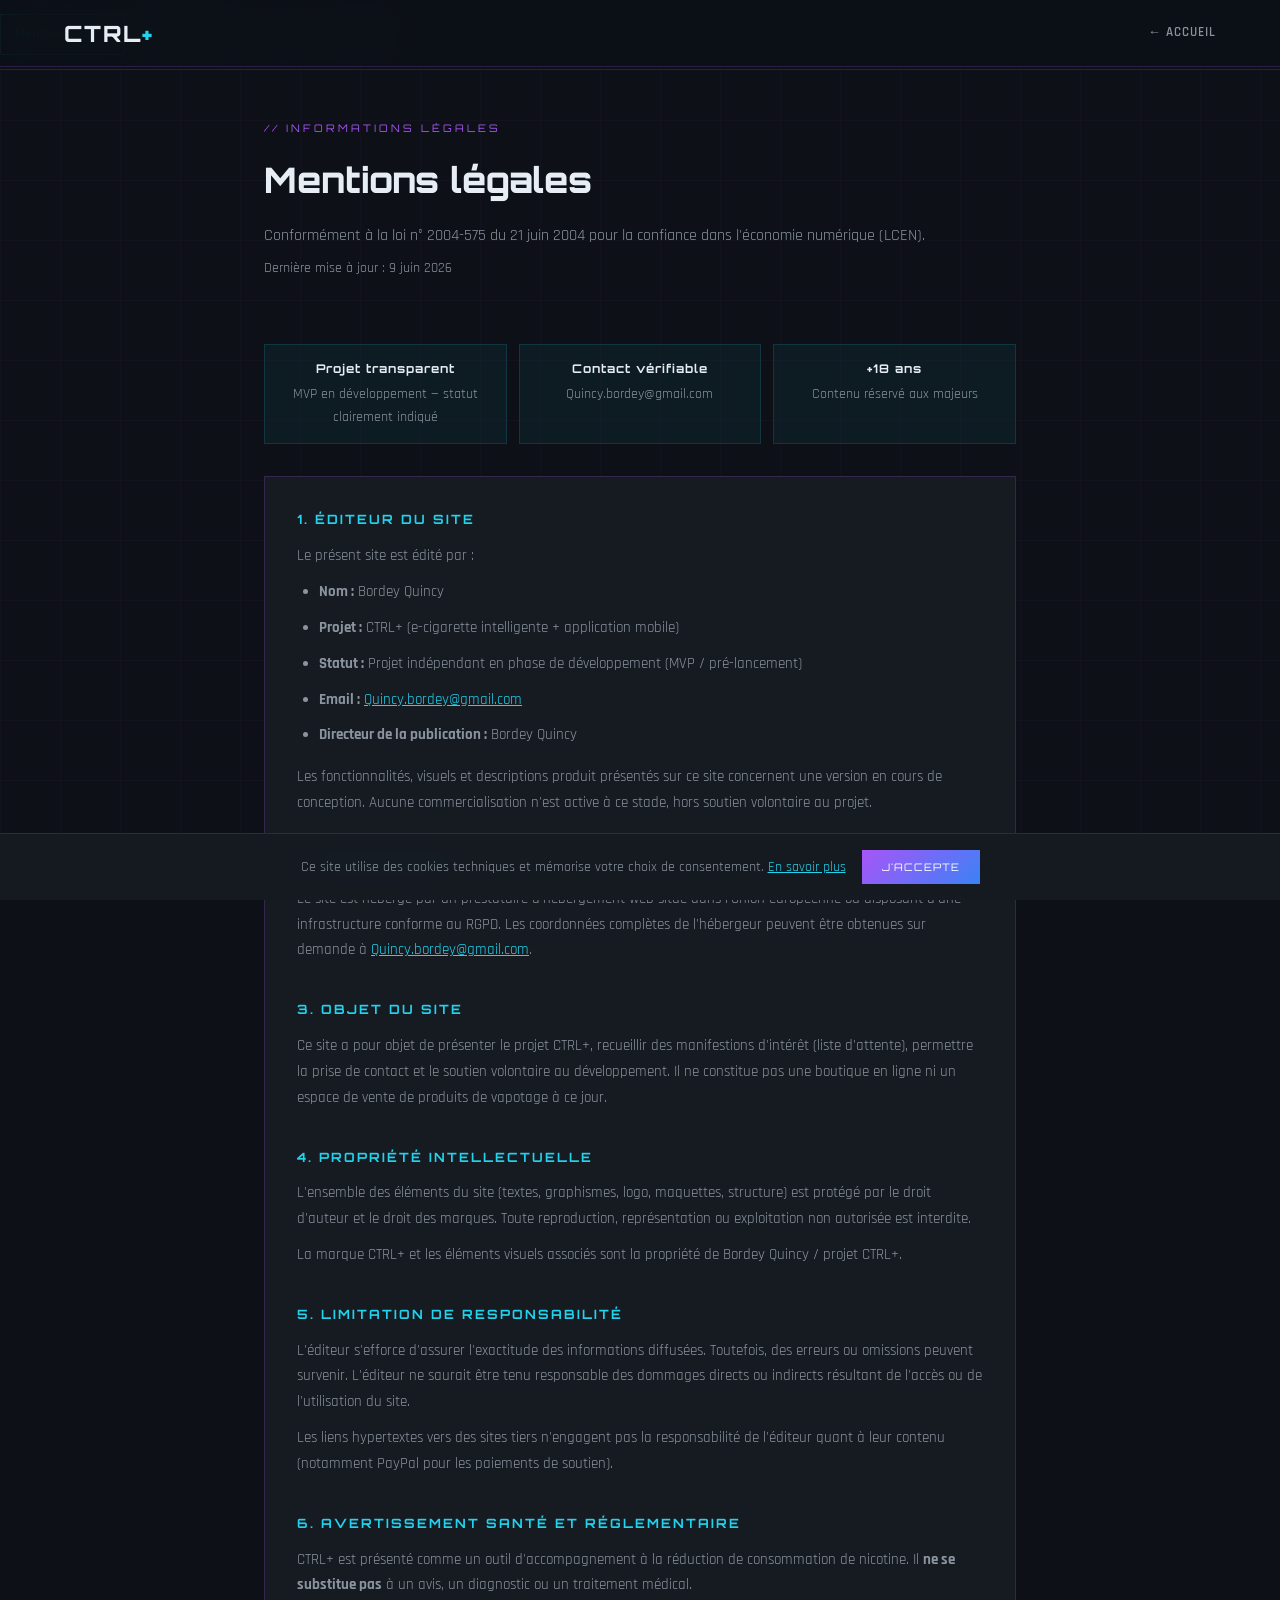
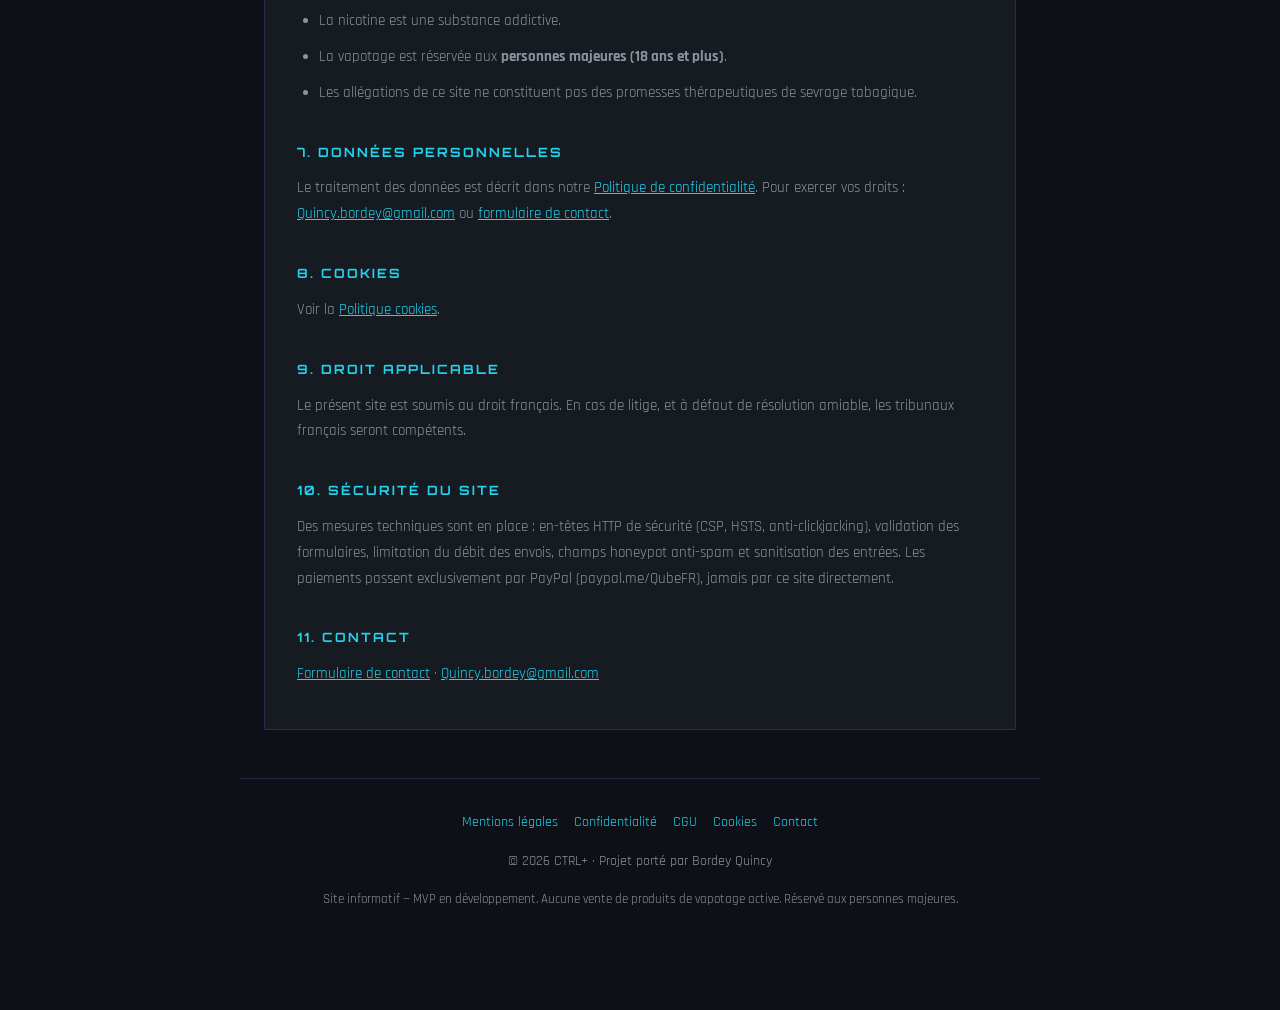
<file: mentions-legales.html>
<!DOCTYPE html>
<html lang="fr">
<head>
  <meta charset="UTF-8">
  <meta name="viewport" content="width=device-width, initial-scale=1.0">
  <meta name="robots" content="index, follow">
  <meta http-equiv="X-Content-Type-Options" content="nosniff">
  <meta http-equiv="Referrer-Policy" content="strict-origin-when-cross-origin">
  <meta http-equiv="Permissions-Policy" content="camera=(), microphone=(), geolocation=(), usb=()">
  <title>Mentions légales — CTRL+</title>
  <link rel="preconnect" href="https://fonts.googleapis.com">
  <link rel="preconnect" href="https://fonts.gstatic.com" crossorigin>
  <link href="https://fonts.googleapis.com/css2?family=Orbitron:wght@600;800&family=Rajdhani:wght@400;600&display=swap" rel="stylesheet">
  <link rel="stylesheet" href="legal-shared.css">
</head>
<body>
  <div class="grid-bg"></div>
  <nav><div class="nav-inner"><a href="index.html" class="logo">CTRL<span>+</span></a><a href="index.html" class="nav-back">← Accueil</a></div></nav>
  <main class="container">
    <header class="page-hero">
      <span class="page-tag">// Informations légales</span>
      <h1 class="page-title">Mentions légales</h1>
      <p class="page-desc">Conformément à la loi n° 2004-575 du 21 juin 2004 pour la confiance dans l'économie numérique (LCEN).</p>
      <p class="legal-updated">Dernière mise à jour : 9 juin 2026</p>
    </header>
    <nav class="legal-nav" aria-label="Pages légales">
      <a href="mentions-legales.html" class="active">Mentions légales</a>
      <a href="confidentialite.html">Confidentialité</a>
      <a href="cgu.html">CGU</a>
      <a href="cookies.html">Cookies</a>
    </nav>
    <div class="trust-strip">
      <div class="trust-item"><strong>Projet transparent</strong>MVP en développement — statut clairement indiqué</div>
      <div class="trust-item"><strong>Contact vérifiable</strong>Quincy.bordey@gmail.com</div>
      <div class="trust-item"><strong>+18 ans</strong>Contenu réservé aux majeurs</div>
    </div>
    <article class="legal-body">
      <h2>1. Éditeur du site</h2>
      <p>Le présent site est édité par :</p>
      <ul>
        <li><strong>Nom :</strong> Bordey Quincy</li>
        <li><strong>Projet :</strong> CTRL+ (e-cigarette intelligente + application mobile)</li>
        <li><strong>Statut :</strong> Projet indépendant en phase de développement (MVP / pré-lancement)</li>
        <li><strong>Email :</strong> <a href="mailto:Quincy.bordey@gmail.com">Quincy.bordey@gmail.com</a></li>
        <li><strong>Directeur de la publication :</strong> Bordey Quincy</li>
      </ul>
      <p>Les fonctionnalités, visuels et descriptions produit présentés sur ce site concernent une version en cours de conception. Aucune commercialisation n'est active à ce stade, hors soutien volontaire au projet.</p>

      <h2>2. Hébergement</h2>
      <p>Le site est hébergé par un prestataire d'hébergement web situé dans l'Union européenne ou disposant d'une infrastructure conforme au RGPD. Les coordonnées complètes de l'hébergeur peuvent être obtenues sur demande à <a href="mailto:Quincy.bordey@gmail.com">Quincy.bordey@gmail.com</a>.</p>

      <h2>3. Objet du site</h2>
      <p>Ce site a pour objet de présenter le projet CTRL+, recueillir des manifestions d'intérêt (liste d'attente), permettre la prise de contact et le soutien volontaire au développement. Il ne constitue pas une boutique en ligne ni un espace de vente de produits de vapotage à ce jour.</p>

      <h2>4. Propriété intellectuelle</h2>
      <p>L'ensemble des éléments du site (textes, graphismes, logo, maquettes, structure) est protégé par le droit d'auteur et le droit des marques. Toute reproduction, représentation ou exploitation non autorisée est interdite.</p>
      <p>La marque CTRL+ et les éléments visuels associés sont la propriété de Bordey Quincy / projet CTRL+.</p>

      <h2>5. Limitation de responsabilité</h2>
      <p>L'éditeur s'efforce d'assurer l'exactitude des informations diffusées. Toutefois, des erreurs ou omissions peuvent survenir. L'éditeur ne saurait être tenu responsable des dommages directs ou indirects résultant de l'accès ou de l'utilisation du site.</p>
      <p>Les liens hypertextes vers des sites tiers n'engagent pas la responsabilité de l'éditeur quant à leur contenu (notamment PayPal pour les paiements de soutien).</p>

      <h2>6. Avertissement santé et réglementaire</h2>
      <p>CTRL+ est présenté comme un outil d'accompagnement à la réduction de consommation de nicotine. Il <strong>ne se substitue pas</strong> à un avis, un diagnostic ou un traitement médical.</p>
      <ul>
        <li>La nicotine est une substance addictive.</li>
        <li>La vapotage est réservée aux <strong>personnes majeures (18 ans et plus)</strong>.</li>
        <li>Les allégations de ce site ne constituent pas des promesses thérapeutiques de sevrage tabagique.</li>
      </ul>

      <h2>7. Données personnelles</h2>
      <p>Le traitement des données est décrit dans notre <a href="confidentialite.html">Politique de confidentialité</a>. Pour exercer vos droits : <a href="mailto:Quincy.bordey@gmail.com">Quincy.bordey@gmail.com</a> ou <a href="contact.html">formulaire de contact</a>.</p>

      <h2>8. Cookies</h2>
      <p>Voir la <a href="cookies.html">Politique cookies</a>.</p>

      <h2>9. Droit applicable</h2>
      <p>Le présent site est soumis au droit français. En cas de litige, et à défaut de résolution amiable, les tribunaux français seront compétents.</p>

      <h2>10. Sécurité du site</h2>
      <p>Des mesures techniques sont en place : en-têtes HTTP de sécurité (CSP, HSTS, anti-clickjacking), validation des formulaires, limitation du débit des envois, champs honeypot anti-spam et sanitisation des entrées. Les paiements passent exclusivement par PayPal (paypal.me/QubeFR), jamais par ce site directement.</p>

      <h2>11. Contact</h2>
      <p><a href="contact.html">Formulaire de contact</a> · <a href="mailto:Quincy.bordey@gmail.com">Quincy.bordey@gmail.com</a></p>
    </article>
  </main>
  <footer class="site-footer container">
    <ul class="footer-links">
      <li><a href="mentions-legales.html">Mentions légales</a></li>
      <li><a href="confidentialite.html">Confidentialité</a></li>
      <li><a href="cgu.html">CGU</a></li>
      <li><a href="cookies.html">Cookies</a></li>
      <li><a href="contact.html">Contact</a></li>
    </ul>
    <p>© 2026 CTRL+ · Projet porté par Bordey Quincy</p>
    <p class="footer-legal-note">Site informatif — MVP en développement. Aucune vente de produits de vapotage active. Réservé aux personnes majeures.</p>
  </footer>
  <div class="cookie-banner" id="cookieBanner" role="dialog" aria-label="Cookies">
    <p>Ce site utilise des cookies techniques et mémorise votre choix de consentement. <a href="cookies.html">En savoir plus</a></p>
    <button type="button" class="cookie-btn" id="cookieAccept">J'accepte</button>
  </div>
  <script src="js/security.js"></script>
</body>
</html>
</file>
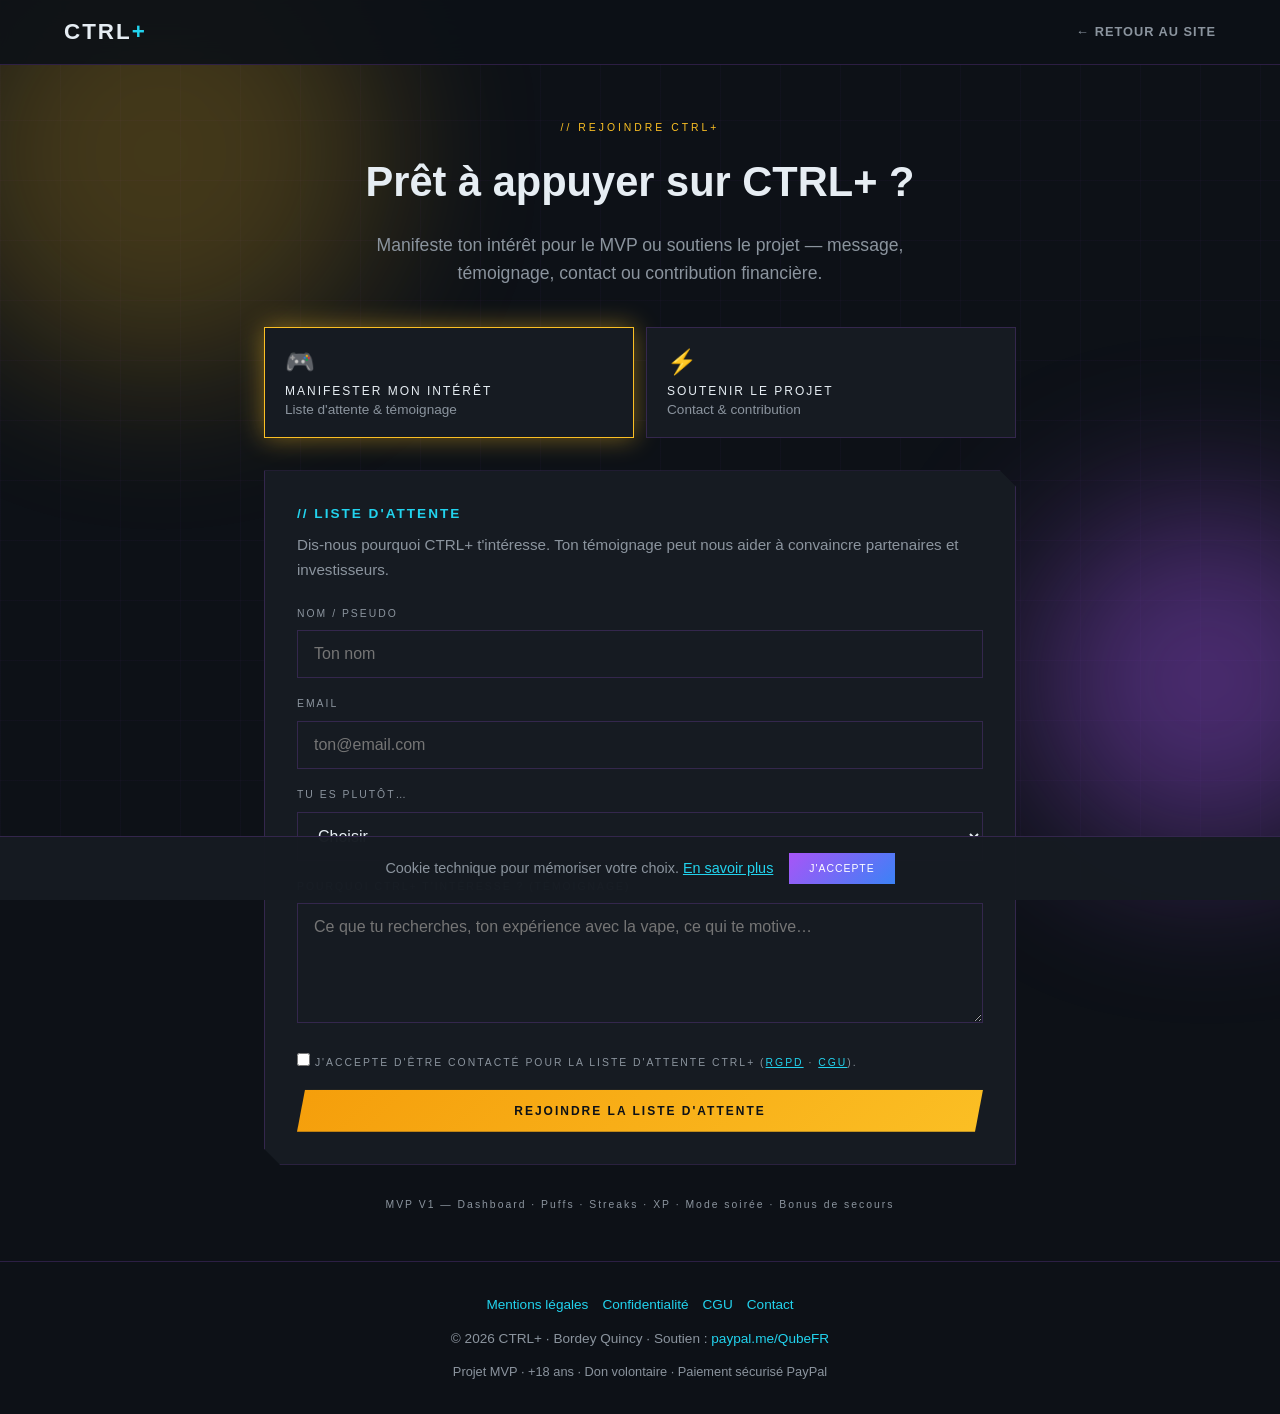
<file: rejoindre.html>
<!DOCTYPE html>
<html lang="fr">
<head>
  <meta charset="UTF-8">
  <meta name="viewport" content="width=device-width, initial-scale=1.0, viewport-fit=cover">
  <meta name="theme-color" content="#0D1117">
  <meta name="description" content="Rejoignez CTRL+ — liste d'attente MVP, témoignage et soutien volontaire au projet via PayPal sécurisé.">
  <meta name="robots" content="index, follow">
  <meta http-equiv="X-Content-Type-Options" content="nosniff">
  <meta http-equiv="Referrer-Policy" content="strict-origin-when-cross-origin">
  <meta http-equiv="Permissions-Policy" content="camera=(), microphone=(), geolocation=(), usb=()">
  <meta http-equiv="Content-Security-Policy" content="default-src 'self'; script-src 'self' 'unsafe-inline'; style-src 'self' 'unsafe-inline' https://fonts.googleapis.com; font-src 'self' https://fonts.gstatic.com; img-src 'self' data:; connect-src 'self' https://formsubmit.co; frame-ancestors 'none'; base-uri 'self'; form-action 'self' https://formsubmit.co; object-src 'none'">
  <title>Rejoindre — CTRL+</title>
  <link rel="stylesheet" href="css/security.css">
  <link rel="preconnect" href="https://fonts.googleapis.com">
  <link rel="preconnect" href="https://fonts.gstatic.com" crossorigin>
  <link href="https://fonts.googleapis.com/css2?family=Orbitron:wght@400;600;700;800&family=Rajdhani:wght@400;500;600;700&display=swap" rel="stylesheet">
  <style>
    :root {
      --bg: #0D1117; --bg-card: #161B22; --violet: #A855F7; --violet-glow: rgba(168,85,247,0.4);
      --blue: #3B82F6; --cyan: #22D3EE; --cyan-glow: rgba(34,211,238,0.35);
      --gold: #FBBF24; --gold-glow: rgba(251,191,36,0.45);
      --text: #E6EDF3; --text-muted: #8B949E; --border: rgba(168,85,247,0.2);
      --font-display: 'Orbitron', sans-serif; --font-body: 'Rajdhani', sans-serif;
      --ease-out-expo: cubic-bezier(0.16, 1, 0.3, 1);
      --success: #34D399; --error: #F87171;
    }
    *, *::before, *::after { margin: 0; padding: 0; box-sizing: border-box; }
    html { scroll-behavior: smooth; }
    body { font-family: var(--font-body); background: var(--bg); color: var(--text); line-height: 1.6; overflow-x: hidden; }
    .grid-bg {
      position: fixed; inset: 0;
      background-image: linear-gradient(rgba(168,85,247,0.03) 1px, transparent 1px),
        linear-gradient(90deg, rgba(168,85,247,0.03) 1px, transparent 1px);
      background-size: 60px 60px; pointer-events: none; z-index: 0;
    }
    .orb { position: fixed; border-radius: 50%; filter: blur(80px); pointer-events: none; z-index: 0; }
    .orb-1 { width: 450px; height: 450px; background: var(--gold-glow); top: -8%; left: -5%; opacity: 0.5; }
    .orb-2 { width: 350px; height: 350px; background: var(--violet-glow); bottom: 5%; right: -8%; }
    .container { max-width: 800px; margin: 0 auto; padding: 0 24px; position: relative; z-index: 2; }
    nav {
      position: fixed; top: 0; left: 0; right: 0; z-index: 100;
      padding: 14px 0; background: rgba(13,17,23,0.9); backdrop-filter: blur(20px);
      border-bottom: 1px solid var(--border);
    }
    .nav-inner { max-width: 1200px; margin: 0 auto; padding: 0 24px; display: flex; align-items: center; justify-content: space-between; gap: 16px; }
    .logo { font-family: var(--font-display); font-size: 1.4rem; font-weight: 800; text-decoration: none; color: var(--text); letter-spacing: 2px; }
    .logo span { color: var(--cyan); }
    .nav-back { color: var(--text-muted); text-decoration: none; font-size: 0.8rem; letter-spacing: 1px; text-transform: uppercase; font-weight: 600; }
    .nav-back:hover { color: var(--cyan); }
    .page-hero { padding: 120px 0 40px; text-align: center; }
    .page-tag { font-family: var(--font-display); font-size: 0.65rem; letter-spacing: 3px; color: var(--gold); text-transform: uppercase; margin-bottom: 12px; display: block; }
    .page-title { font-family: var(--font-display); font-size: clamp(1.8rem, 5vw, 2.6rem); font-weight: 800; margin-bottom: 16px; }
    .page-desc { color: var(--text-muted); font-size: 1.1rem; max-width: 560px; margin: 0 auto; }

    .page-tabs { display: flex; gap: 12px; margin-bottom: 32px; flex-wrap: wrap; }
    .page-tab {
      flex: 1; min-width: 220px; padding: 20px; background: var(--bg-card);
      border: 1px solid var(--border); cursor: pointer; text-align: left;
      font-family: var(--font-body); color: var(--text); transition: all 0.3s;
    }
    .page-tab:hover { border-color: var(--violet); }
    .page-tab.active { border-color: var(--gold); box-shadow: 0 0 24px var(--gold-glow); }
    .page-tab-icon { font-size: 1.5rem; margin-bottom: 8px; display: block; }
    .page-tab-title { font-family: var(--font-display); font-size: 0.75rem; letter-spacing: 2px; text-transform: uppercase; display: block; margin-bottom: 4px; }
    .page-tab-desc { font-size: 0.85rem; color: var(--text-muted); }

    .page-panel { display: none; animation: fadeIn 0.4s var(--ease-out-expo); }
    .page-panel.active { display: block; }
    @keyframes fadeIn { from { opacity: 0; transform: translateY(12px); } to { opacity: 1; transform: translateY(0); } }

    .form-card {
      background: var(--bg-card); border: 1px solid var(--border); padding: 32px;
      clip-path: polygon(0 0, calc(100% - 16px) 0, 100% 16px, 100% 100%, 16px 100%, 0 calc(100% - 16px));
      margin-bottom: 32px;
    }
    .form-card h2 {
      font-family: var(--font-display); font-size: 0.85rem; letter-spacing: 2px;
      color: var(--cyan); margin-bottom: 8px; text-transform: uppercase;
    }
    .form-card > p { color: var(--text-muted); margin-bottom: 24px; font-size: 0.95rem; }

    .support-grid { display: grid; grid-template-columns: 1fr 1fr; gap: 24px; }
    .support-block { padding: 24px; background: var(--bg); border: 1px solid var(--border); }
    .support-block.gold { border-color: rgba(251,191,36,0.35); background: rgba(251,191,36,0.04); }
    .support-block h3 {
      font-family: var(--font-display); font-size: 0.75rem; letter-spacing: 2px;
      margin-bottom: 12px; text-transform: uppercase;
    }
    .support-block.gold h3 { color: var(--gold); }
    .support-block p { color: var(--text-muted); font-size: 0.9rem; margin-bottom: 16px; }

    .form-group { margin-bottom: 18px; }
    .form-group label {
      display: block; font-family: var(--font-display); font-size: 0.65rem;
      letter-spacing: 2px; text-transform: uppercase; color: var(--text-muted); margin-bottom: 8px;
    }
    .form-input, .form-textarea, .form-select {
      width: 100%; padding: 14px 16px; background: var(--bg-card); border: 1px solid var(--border);
      color: var(--text); font-family: var(--font-body); font-size: 1rem;
    }
    .form-input:focus, .form-textarea:focus, .form-select:focus {
      outline: none; border-color: var(--cyan); box-shadow: 0 0 16px var(--cyan-glow);
    }
    .form-textarea { min-height: 120px; resize: vertical; }
    .form-check { display: flex; gap: 12px; align-items: flex-start; font-size: 0.9rem; color: var(--text-muted); }
    .form-check input { margin-top: 4px; accent-color: var(--violet); }

    .btn {
      display: inline-flex; align-items: center; justify-content: center; gap: 8px;
      padding: 14px 28px; font-family: var(--font-display); font-size: 0.75rem; font-weight: 600;
      letter-spacing: 2px; text-transform: uppercase; text-decoration: none; border: none;
      cursor: pointer; transition: all 0.4s var(--ease-out-expo);
    }
    .btn-block { width: 100%; }
    .btn-gold {
      background: linear-gradient(135deg, #F59E0B, var(--gold)); color: #0D1117;
      clip-path: polygon(8px 0, 100% 0, calc(100% - 8px) 100%, 0 100%);
      box-shadow: 0 0 24px var(--gold-glow);
    }
    .btn-gold:hover:not(:disabled) { transform: translateY(-2px); }
    .btn-primary {
      background: linear-gradient(135deg, var(--violet), var(--blue)); color: white;
      clip-path: polygon(8px 0, 100% 0, calc(100% - 8px) 100%, 0 100%);
      box-shadow: 0 0 24px var(--violet-glow);
    }
    .btn-primary:hover:not(:disabled) { transform: translateY(-2px); }
    .btn-outline {
      background: transparent; color: var(--cyan); border: 1px solid var(--cyan);
      clip-path: polygon(8px 0, 100% 0, calc(100% - 8px) 100%, 0 100%);
    }
    .btn-outline:hover { background: rgba(34,211,238,0.1); }
    .btn:disabled { opacity: 0.6; cursor: not-allowed; }

    .form-alert {
      padding: 16px 20px; margin-bottom: 24px; font-weight: 600; display: none; border: 1px solid;
    }
    .form-alert.show { display: block; }
    .form-alert.success { border-color: var(--success); background: rgba(52,211,153,0.1); color: var(--success); }
    .form-alert.error { border-color: var(--error); background: rgba(248,113,113,0.1); color: var(--error); }

    .divider { height: 1px; background: var(--border); margin: 32px 0; }
    .mvp-note {
      text-align: center; font-family: var(--font-display); font-size: 0.65rem;
      letter-spacing: 2px; color: var(--text-muted); padding-bottom: 48px;
    }
    footer { padding: 32px 0; border-top: 1px solid var(--border); text-align: center; color: var(--text-muted); font-size: 0.85rem; }
    footer a { color: var(--cyan); text-decoration: none; }
    .footer-links { display: flex; flex-wrap: wrap; justify-content: center; gap: 14px; list-style: none; margin-bottom: 12px; }
    .footer-note { font-size: 0.8rem; max-width: 560px; margin: 12px auto 0; color: var(--text-muted); }

    .paypal-card {
      margin-top: 16px; padding: 20px; background: rgba(0,48,135,0.15);
      border: 1px solid rgba(0,112,186,0.35); text-align: center;
    }
    .paypal-card p { font-size: 0.85rem; color: var(--text-muted); margin-bottom: 16px; }
    .paypal-link {
      display: inline-flex; align-items: center; justify-content: center; gap: 10px;
      padding: 14px 28px; background: #0070BA; color: white; text-decoration: none;
      font-family: var(--font-display); font-size: 0.7rem; letter-spacing: 2px;
      text-transform: uppercase; font-weight: 700; transition: transform 0.3s, box-shadow 0.3s;
    }
    .paypal-link:hover { transform: translateY(-2px); box-shadow: 0 0 24px rgba(0,112,186,0.5); }
    .donation-disclaimer {
      font-size: 0.8rem; color: var(--text-muted); margin-top: 16px; padding: 12px;
      border: 1px solid var(--border); line-height: 1.6;
    }

    .cookie-banner {
      position: fixed; bottom: 0; left: 0; right: 0; z-index: 300;
      background: rgba(22,27,34,0.98); border-top: 1px solid var(--border);
      padding: 16px 24px; display: none; align-items: center; justify-content: center;
      gap: 16px; flex-wrap: wrap;
    }
    .cookie-banner.show { display: flex; }
    .cookie-banner p { color: var(--text-muted); font-size: 0.9rem; max-width: 560px; }
    .cookie-banner a { color: var(--cyan); }
    .cookie-btn {
      padding: 10px 20px; font-family: var(--font-display); font-size: 0.65rem;
      letter-spacing: 1px; text-transform: uppercase; border: none; cursor: pointer;
      background: linear-gradient(135deg, var(--violet), #3B82F6); color: white;
    }

    @media (max-width: 700px) {
      .support-grid { grid-template-columns: 1fr; }
      .form-card { padding: 24px 20px; }
      .page-tab { min-width: 100%; }
    }
  </style>
</head>
<body>
  <div class="grid-bg"></div>
  <div class="orb orb-1"></div>
  <div class="orb orb-2"></div>

  <nav>
    <div class="nav-inner">
      <a href="index.html" class="logo">CTRL<span>+</span></a>
      <a href="index.html" class="nav-back">← Retour au site</a>
    </div>
  </nav>

  <main class="container">
    <header class="page-hero">
      <span class="page-tag">// Rejoindre CTRL+</span>
      <h1 class="page-title">Prêt à appuyer sur CTRL+ ?</h1>
      <p class="page-desc">Manifeste ton intérêt pour le MVP ou soutiens le projet — message, témoignage, contact ou contribution financière.</p>
    </header>

    <div class="page-tabs" role="tablist">
      <button type="button" class="page-tab active" role="tab" aria-selected="true" data-tab="interet">
        <span class="page-tab-icon">🎮</span>
        <span class="page-tab-title">Manifester mon intérêt</span>
        <span class="page-tab-desc">Liste d'attente & témoignage</span>
      </button>
      <button type="button" class="page-tab" role="tab" aria-selected="false" data-tab="soutien">
        <span class="page-tab-icon">⚡</span>
        <span class="page-tab-title">Soutenir le projet</span>
        <span class="page-tab-desc">Contact & contribution</span>
      </button>
    </div>

    <!-- Intérêt -->
    <div class="page-panel active" id="panel-interet" role="tabpanel">
      <div class="form-card">
        <h2>// Liste d'attente</h2>
        <p>Dis-nous pourquoi CTRL+ t'intéresse. Ton témoignage peut nous aider à convaincre partenaires et investisseurs.</p>

        <div class="form-alert success" id="interetSuccess" role="status">Inscription enregistrée ! Tu seras contacté dès que le MVP ouvre.</div>
        <div class="form-alert error" id="interetError" role="alert">Envoi impossible. Réessaie ou contacte Quincy.bordey@gmail.com</div>

        <form id="interetForm" novalidate>
          <input type="text" name="website" class="hp-field" tabindex="-1" autocomplete="off" aria-hidden="true">
          <div class="form-group">
            <label for="i-name">Nom / Pseudo</label>
            <input class="form-input" type="text" id="i-name" name="name" required placeholder="Ton nom" minlength="2" maxlength="100">
          </div>
          <div class="form-group">
            <label for="i-email">Email</label>
            <input class="form-input" type="email" id="i-email" name="email" required placeholder="ton@email.com" maxlength="254">
          </div>
          <div class="form-group">
            <label for="i-profile">Tu es plutôt…</label>
            <select class="form-select" id="i-profile" name="profile" required>
              <option value="">Choisir</option>
              <option value="Vapoteur curieux">Vapoteur curieux</option>
              <option value="Vapoteur en sevrage">Vapoteur en sevrage</option>
              <option value="Ex-fumeur vapoteur">Ex-fumeur vapoteur</option>
              <option value="Partenaire / Retail">Partenaire / Retail</option>
              <option value="Investisseur">Investisseur</option>
              <option value="Autre">Autre</option>
            </select>
          </div>
          <div class="form-group">
            <label for="i-message">Pourquoi CTRL+ t'intéresse ? (témoignage)</label>
            <textarea class="form-textarea" id="i-message" name="message" required placeholder="Ce que tu recherches, ton expérience avec la vape, ce qui te motive…" maxlength="5000"></textarea>
          </div>
          <div class="form-group">
            <label class="form-check">
              <input type="checkbox" id="i-consent" required>
              <span>J'accepte d'être contacté pour la liste d'attente CTRL+ (<a href="confidentialite.html" style="color:var(--cyan)">RGPD</a> · <a href="cgu.html" style="color:var(--cyan)">CGU</a>).</span>
            </label>
          </div>
          <button type="submit" class="btn btn-gold btn-block" id="interetBtn">Rejoindre la liste d'attente</button>
        </form>
      </div>
    </div>

    <!-- Soutien -->
    <div class="page-panel" id="panel-soutien" role="tabpanel">
      <div class="support-grid">
        <div class="support-block">
          <h3>// Nous contacter</h3>
          <p>Partenariat, investissement, presse ou question — utilise la messagerie intégrée.</p>
          <a href="contact.html" class="btn btn-outline btn-block">Nous contacter</a>
        </div>
        <div class="support-block gold">
          <h3>// Soutien financier</h3>
          <p>Contribue au développement du MVP : prototype, app, tests utilisateurs. Paiement sécurisé via PayPal.</p>
          <div class="paypal-card">
            <p>Montant libre · Transaction traitée par PayPal (PCI-DSS)</p>
            <a href="https://paypal.me/QubeFR" class="paypal-link" target="_blank" rel="noopener noreferrer" title="Payer via PayPal">
              💳 Payer via PayPal — QubeFR
            </a>
          </div>
          <p class="donation-disclaimer">
            Les contributions sont <strong>volontaires</strong> et servent au financement du projet (MVP). Elles ne constituent pas l'achat d'un produit commercialisé. Voir nos <a href="cgu.html" style="color:var(--cyan)">CGU</a>.
          </p>
        </div>
      </div>

      <div class="divider"></div>

      <div class="form-card">
        <h2>// Demande de soutien</h2>
        <p>Indique le montant souhaité et un message. Tu peux aussi payer directement via <a href="https://paypal.me/QubeFR" target="_blank" rel="noopener noreferrer" style="color:var(--cyan)">paypal.me/QubeFR</a>.</p>

        <div class="form-alert success" id="soutienSuccess" role="status">Demande envoyée ! Tu recevras les instructions de paiement par email.</div>
        <div class="form-alert error" id="soutienError" role="alert">Envoi impossible. Réessaie ou écris à Quincy.bordey@gmail.com</div>

        <form id="soutienForm" novalidate>
          <input type="text" name="website" class="hp-field" tabindex="-1" autocomplete="off" aria-hidden="true">
          <div class="form-group">
            <label for="s-name">Nom</label>
            <input class="form-input" type="text" id="s-name" name="name" required minlength="2" maxlength="100">
          </div>
          <div class="form-group">
            <label for="s-email">Email</label>
            <input class="form-input" type="email" id="s-email" name="email" required maxlength="254">
          </div>
          <div class="form-group">
            <label for="s-amount">Montant souhaité (€)</label>
            <input class="form-input" type="number" id="s-amount" name="amount" min="1" max="999999" step="1" placeholder="ex. 20, 50, 100" required>
          </div>
          <div class="form-group">
            <label for="s-type">Type de soutien</label>
            <select class="form-select" id="s-type" name="type" required>
              <option value="">Choisir</option>
              <option value="Don ponctuel">Don ponctuel</option>
              <option value="Investissement / equity">Investissement / equity</option>
              <option value="Mécénat">Mécénat</option>
              <option value="Autre">Autre</option>
            </select>
          </div>
          <div class="form-group">
            <label for="s-message">Message (optionnel)</label>
            <textarea class="form-textarea" id="s-message" name="message" placeholder="Pourquoi tu soutiens CTRL+…" maxlength="5000"></textarea>
          </div>
          <div class="form-group">
            <label class="form-check">
              <input type="checkbox" id="s-consent" required>
              <span>J'accepte d'être contacté et j'ai pris connaissance de la <a href="confidentialite.html" style="color:var(--cyan)">politique de confidentialité</a> et des <a href="cgu.html" style="color:var(--cyan)">CGU</a>.</span>
            </label>
          </div>
          <button type="submit" class="btn btn-gold btn-block" id="soutienBtn">Envoyer ma demande de soutien</button>
        </form>
      </div>

      <div class="form-card" style="margin-top:24px">
        <h2>// Message de soutien (sans don)</h2>
        <p>Un mot d'encouragement ou une proposition de partenariat ?</p>

        <div class="form-alert success" id="msgSuccess" role="status">Message envoyé ! Merci pour ton soutien.</div>
        <div class="form-alert error" id="msgError" role="alert">Envoi impossible. Réessaie plus tard.</div>

        <form id="msgForm" novalidate>
          <input type="text" name="website" class="hp-field" tabindex="-1" autocomplete="off" aria-hidden="true">
          <div class="form-group">
            <label for="m-name">Nom</label>
            <input class="form-input" type="text" id="m-name" name="name" required minlength="2" maxlength="100">
          </div>
          <div class="form-group">
            <label for="m-email">Email</label>
            <input class="form-input" type="email" id="m-email" name="email" required maxlength="254">
          </div>
          <div class="form-group">
            <label for="m-message">Ton message</label>
            <textarea class="form-textarea" id="m-message" name="message" required placeholder="Encouragement, idée, proposition…" maxlength="5000"></textarea>
          </div>
          <button type="submit" class="btn btn-primary btn-block" id="msgBtn">Envoyer mon message</button>
        </form>
      </div>
    </div>

    <p class="mvp-note">MVP V1 — Dashboard · Puffs · Streaks · XP · Mode soirée · Bonus de secours</p>
  </main>

  <footer>
    <ul class="footer-links">
      <li><a href="mentions-legales.html">Mentions légales</a></li>
      <li><a href="confidentialite.html">Confidentialité</a></li>
      <li><a href="cgu.html">CGU</a></li>
      <li><a href="contact.html">Contact</a></li>
    </ul>
    <p>© 2026 CTRL+ · Bordey Quincy · Soutien : <a href="https://paypal.me/QubeFR" target="_blank" rel="noopener noreferrer">paypal.me/QubeFR</a></p>
    <p class="footer-note">Projet MVP · +18 ans · Don volontaire · Paiement sécurisé PayPal</p>
  </footer>

  <div class="cookie-banner" id="cookieBanner" role="dialog" aria-label="Cookies">
    <p>Cookie technique pour mémoriser votre choix. <a href="cookies.html">En savoir plus</a></p>
    <button type="button" class="cookie-btn" id="cookieAccept">J'accepte</button>
  </div>

  <script src="js/security.js"></script>
  <script>
    document.querySelectorAll('.page-tab').forEach(function (tab) {
      tab.addEventListener('click', function () {
        document.querySelectorAll('.page-tab').forEach(function (t) {
          t.classList.remove('active');
          t.setAttribute('aria-selected', 'false');
        });
        document.querySelectorAll('.page-panel').forEach(function (p) { p.classList.remove('active'); });
        tab.classList.add('active');
        tab.setAttribute('aria-selected', 'true');
        document.getElementById('panel-' + tab.dataset.tab).classList.add('active');
      });
    });

    CTRLSecurity.bindForm(document.getElementById('interetForm'), {
      rateKey: 'interet',
      subjectPrefix: '[CTRL+ Liste d\'attente]',
      successEl: document.getElementById('interetSuccess'),
      errorEl: document.getElementById('interetError'),
      btn: document.getElementById('interetBtn'),
      btnLabel: 'Rejoindre la liste d\'attente',
      buildFields: function (form, sanitize) {
        return {
          message: sanitize(form.message.value, 5000),
          profile: sanitize(form.profile.value, 80),
          type: 'Liste d\'attente'
        };
      }
    });

    CTRLSecurity.bindForm(document.getElementById('soutienForm'), {
      rateKey: 'soutien',
      subjectPrefix: '[CTRL+ Soutien financier]',
      successEl: document.getElementById('soutienSuccess'),
      errorEl: document.getElementById('soutienError'),
      btn: document.getElementById('soutienBtn'),
      btnLabel: 'Envoyer ma demande de soutien',
      buildFields: function (form, sanitize) {
        return {
          amount: sanitize(String(form.amount.value), 12) + ' €',
          type_soutien: sanitize(form.type.value, 80),
          message: sanitize(form.message.value, 5000),
          type: 'Soutien financier'
        };
      }
    });

    CTRLSecurity.bindForm(document.getElementById('msgForm'), {
      rateKey: 'msg-soutien',
      subjectPrefix: '[CTRL+ Soutien — Message]',
      successEl: document.getElementById('msgSuccess'),
      errorEl: document.getElementById('msgError'),
      btn: document.getElementById('msgBtn'),
      btnLabel: 'Envoyer mon message',
      buildFields: function (form, sanitize) {
        return {
          message: sanitize(form.message.value, 5000),
          type: 'Message de soutien'
        };
      }
    });
  </script>
</body>
</html>
</file>
<file: legal-shared.css>
:root {
  --bg: #0D1117; --bg-card: #161B22; --violet: #A855F7;
  --cyan: #22D3EE; --gold: #FBBF24;
  --text: #E6EDF3; --text-muted: #8B949E; --border: rgba(168,85,247,0.2);
  --font-display: 'Orbitron', sans-serif; --font-body: 'Rajdhani', sans-serif;
}
*, *::before, *::after { margin: 0; padding: 0; box-sizing: border-box; }
body { font-family: var(--font-body); background: var(--bg); color: var(--text); line-height: 1.7; }
.grid-bg {
  position: fixed; inset: 0;
  background-image: linear-gradient(rgba(168,85,247,0.03) 1px, transparent 1px),
    linear-gradient(90deg, rgba(168,85,247,0.03) 1px, transparent 1px);
  background-size: 60px 60px; pointer-events: none; z-index: 0;
}
.container { max-width: 800px; margin: 0 auto; padding: 0 24px; position: relative; z-index: 2; }
nav {
  position: fixed; top: 0; left: 0; right: 0; z-index: 100;
  padding: 14px 0; background: rgba(13,17,23,0.92); backdrop-filter: blur(20px);
  border-bottom: 1px solid var(--border);
}
.nav-inner { max-width: 1200px; margin: 0 auto; padding: 0 24px; display: flex; align-items: center; justify-content: space-between; }
.logo { font-family: var(--font-display); font-size: 1.4rem; font-weight: 800; text-decoration: none; color: var(--text); letter-spacing: 2px; }
.logo span { color: var(--cyan); }
.nav-back { color: var(--text-muted); text-decoration: none; font-size: 0.8rem; letter-spacing: 1px; text-transform: uppercase; font-weight: 600; }
.nav-back:hover { color: var(--cyan); }
.page-hero { padding: 120px 0 32px; }
.page-tag { font-family: var(--font-display); font-size: 0.65rem; letter-spacing: 3px; color: var(--violet); text-transform: uppercase; margin-bottom: 12px; display: block; }
.page-title { font-family: var(--font-display); font-size: clamp(1.6rem, 4vw, 2.2rem); font-weight: 800; margin-bottom: 12px; }
.page-desc { color: var(--text-muted); font-size: 1rem; margin-bottom: 8px; }
.legal-updated { font-size: 0.85rem; color: var(--text-muted); margin-bottom: 32px; }
.legal-body { background: var(--bg-card); border: 1px solid var(--border); padding: 32px; margin-bottom: 48px; }
.legal-body h2 {
  font-family: var(--font-display); font-size: 0.8rem; letter-spacing: 2px;
  color: var(--cyan); text-transform: uppercase; margin: 36px 0 12px;
}
.legal-body h2:first-child { margin-top: 0; }
.legal-body p, .legal-body li { color: var(--text-muted); font-size: 0.95rem; margin-bottom: 10px; }
.legal-body ul, .legal-body ol { padding-left: 22px; margin-bottom: 16px; }
.legal-body a { color: var(--cyan); }
.legal-nav { display: flex; flex-wrap: wrap; gap: 10px; margin-bottom: 24px; }
.legal-nav a {
  padding: 8px 14px; border: 1px solid var(--border); color: var(--text-muted);
  text-decoration: none; font-size: 0.85rem; font-weight: 600;
}
.legal-nav a:hover, .legal-nav a.active { border-color: var(--cyan); color: var(--cyan); }
.trust-strip {
  display: grid; grid-template-columns: repeat(auto-fit, minmax(200px, 1fr)); gap: 12px;
  margin-bottom: 32px;
}
.trust-item {
  padding: 14px; background: rgba(34,211,238,0.05); border: 1px solid rgba(34,211,238,0.15);
  font-size: 0.85rem; color: var(--text-muted); text-align: center;
}
.trust-item strong { display: block; color: var(--text); font-size: 0.75rem; letter-spacing: 1px; margin-bottom: 4px; font-family: var(--font-display); }
.site-footer {
  border-top: 1px solid var(--border); padding: 32px 0 100px; text-align: center;
  color: var(--text-muted); font-size: 0.85rem;
}
.site-footer a { color: var(--cyan); text-decoration: none; }
.footer-links { display: flex; flex-wrap: wrap; justify-content: center; gap: 16px; list-style: none; margin-bottom: 16px; }
.footer-legal-note { max-width: 640px; margin: 16px auto 0; font-size: 0.8rem; line-height: 1.6; }
.cookie-banner {
  position: fixed; bottom: 0; left: 0; right: 0; z-index: 300;
  background: rgba(22,27,34,0.98); border-top: 1px solid var(--border);
  padding: 16px 24px; display: none; align-items: center; justify-content: center;
  gap: 16px; flex-wrap: wrap; backdrop-filter: blur(12px);
}
.cookie-banner.show { display: flex; }
.cookie-banner p { color: var(--text-muted); font-size: 0.9rem; max-width: 640px; margin: 0; }
.cookie-banner a { color: var(--cyan); }
.cookie-btn {
  padding: 10px 20px; font-family: var(--font-display); font-size: 0.65rem;
  letter-spacing: 1px; text-transform: uppercase; border: none; cursor: pointer;
  background: linear-gradient(135deg, var(--violet), #3B82F6); color: white;
}
@media (max-width: 600px) { .legal-body { padding: 24px 18px; } }
</file>
<file: css/security.css>
/* Honeypot anti-spam — totalement invisible (humains ne voient rien) */
form { position: relative; }

.hp-field,
input.hp-field {
  position: absolute !important;
  left: -9999px !important;
  top: 0 !important;
  width: 0 !important;
  height: 0 !important;
  margin: 0 !important;
  padding: 0 !important;
  overflow: hidden !important;
  opacity: 0 !important;
  pointer-events: none !important;
  border: 0 !important;
  clip: rect(0, 0, 0, 0) !important;
  white-space: nowrap !important;
  display: block !important;
  background: transparent !important;
  box-shadow: none !important;
  min-height: 0 !important;
}

.hp-field label {
  display: none !important;
  visibility: hidden !important;
}

.hp-field input,
input.hp-field {
  width: 0 !important;
  height: 0 !important;
  padding: 0 !important;
  margin: 0 !important;
  border: 0 !important;
  background: transparent !important;
  box-shadow: none !important;
  min-height: 0 !important;
}
</file>
